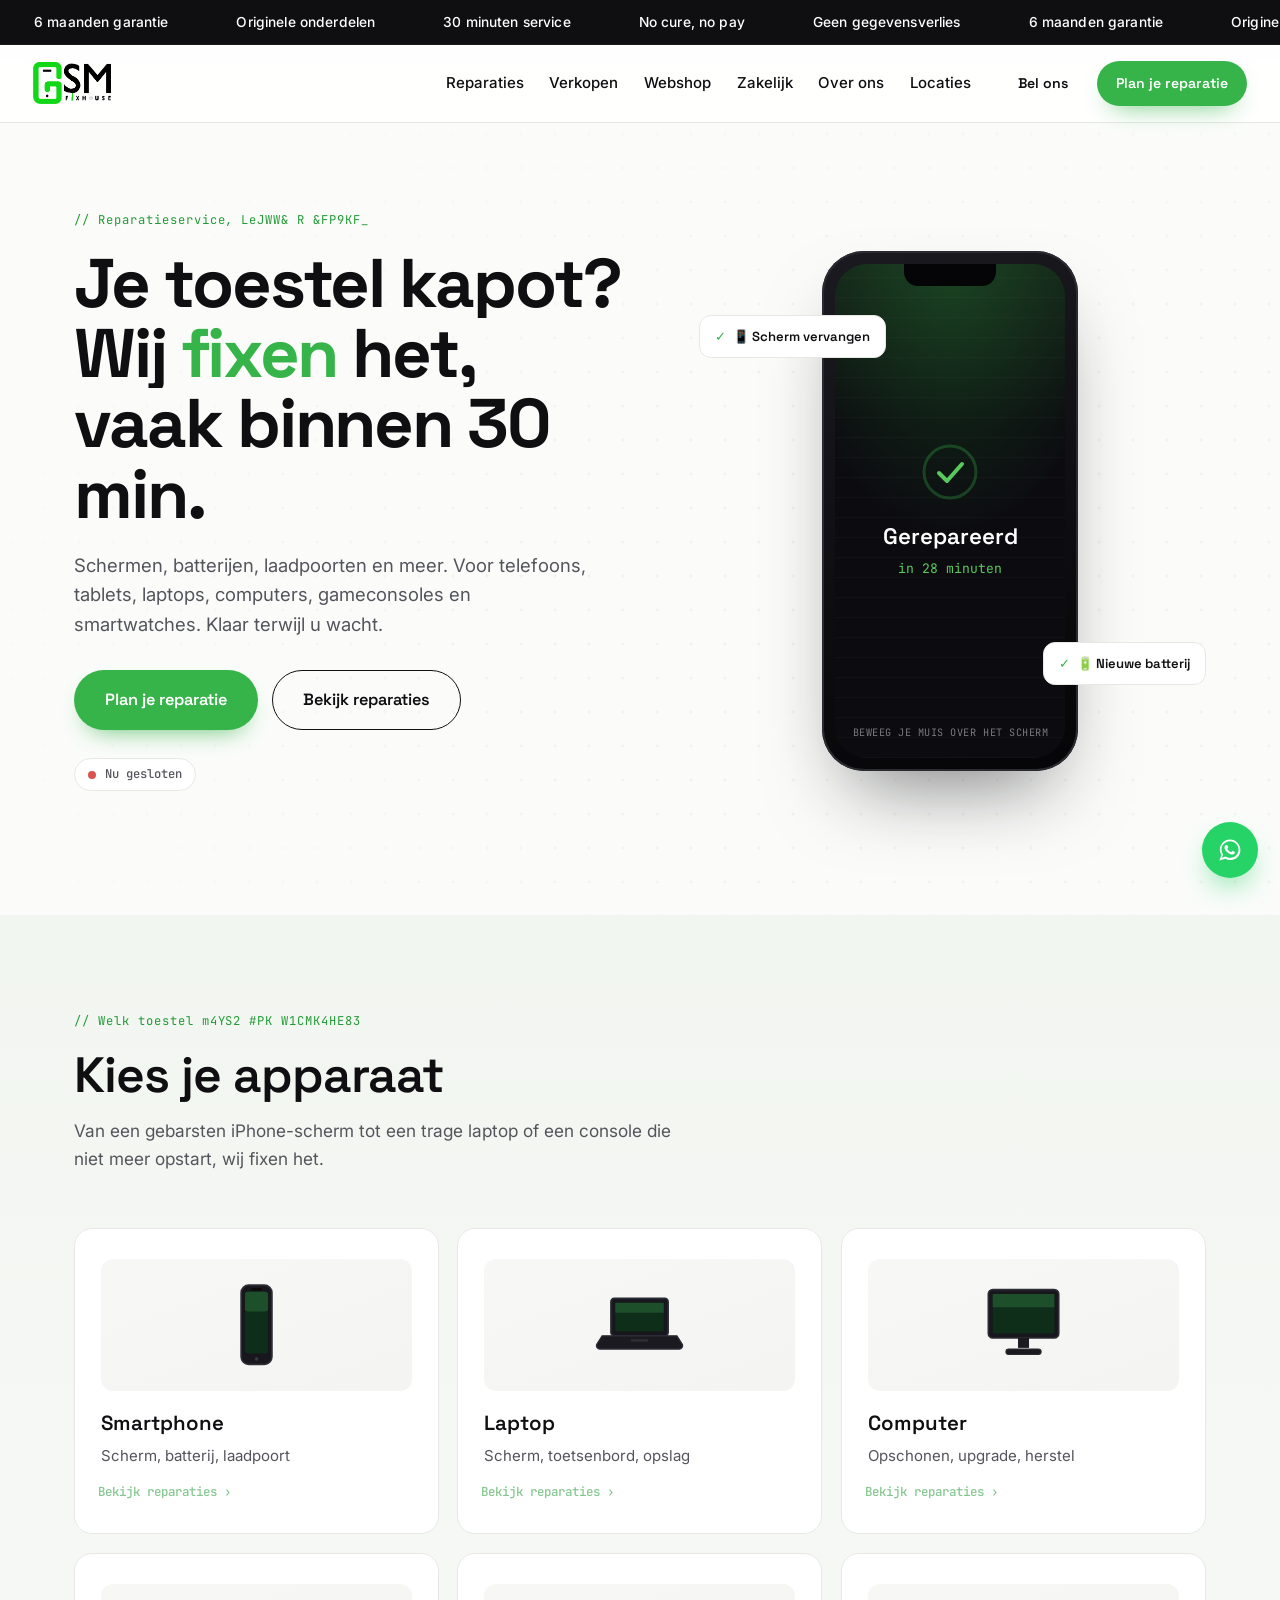
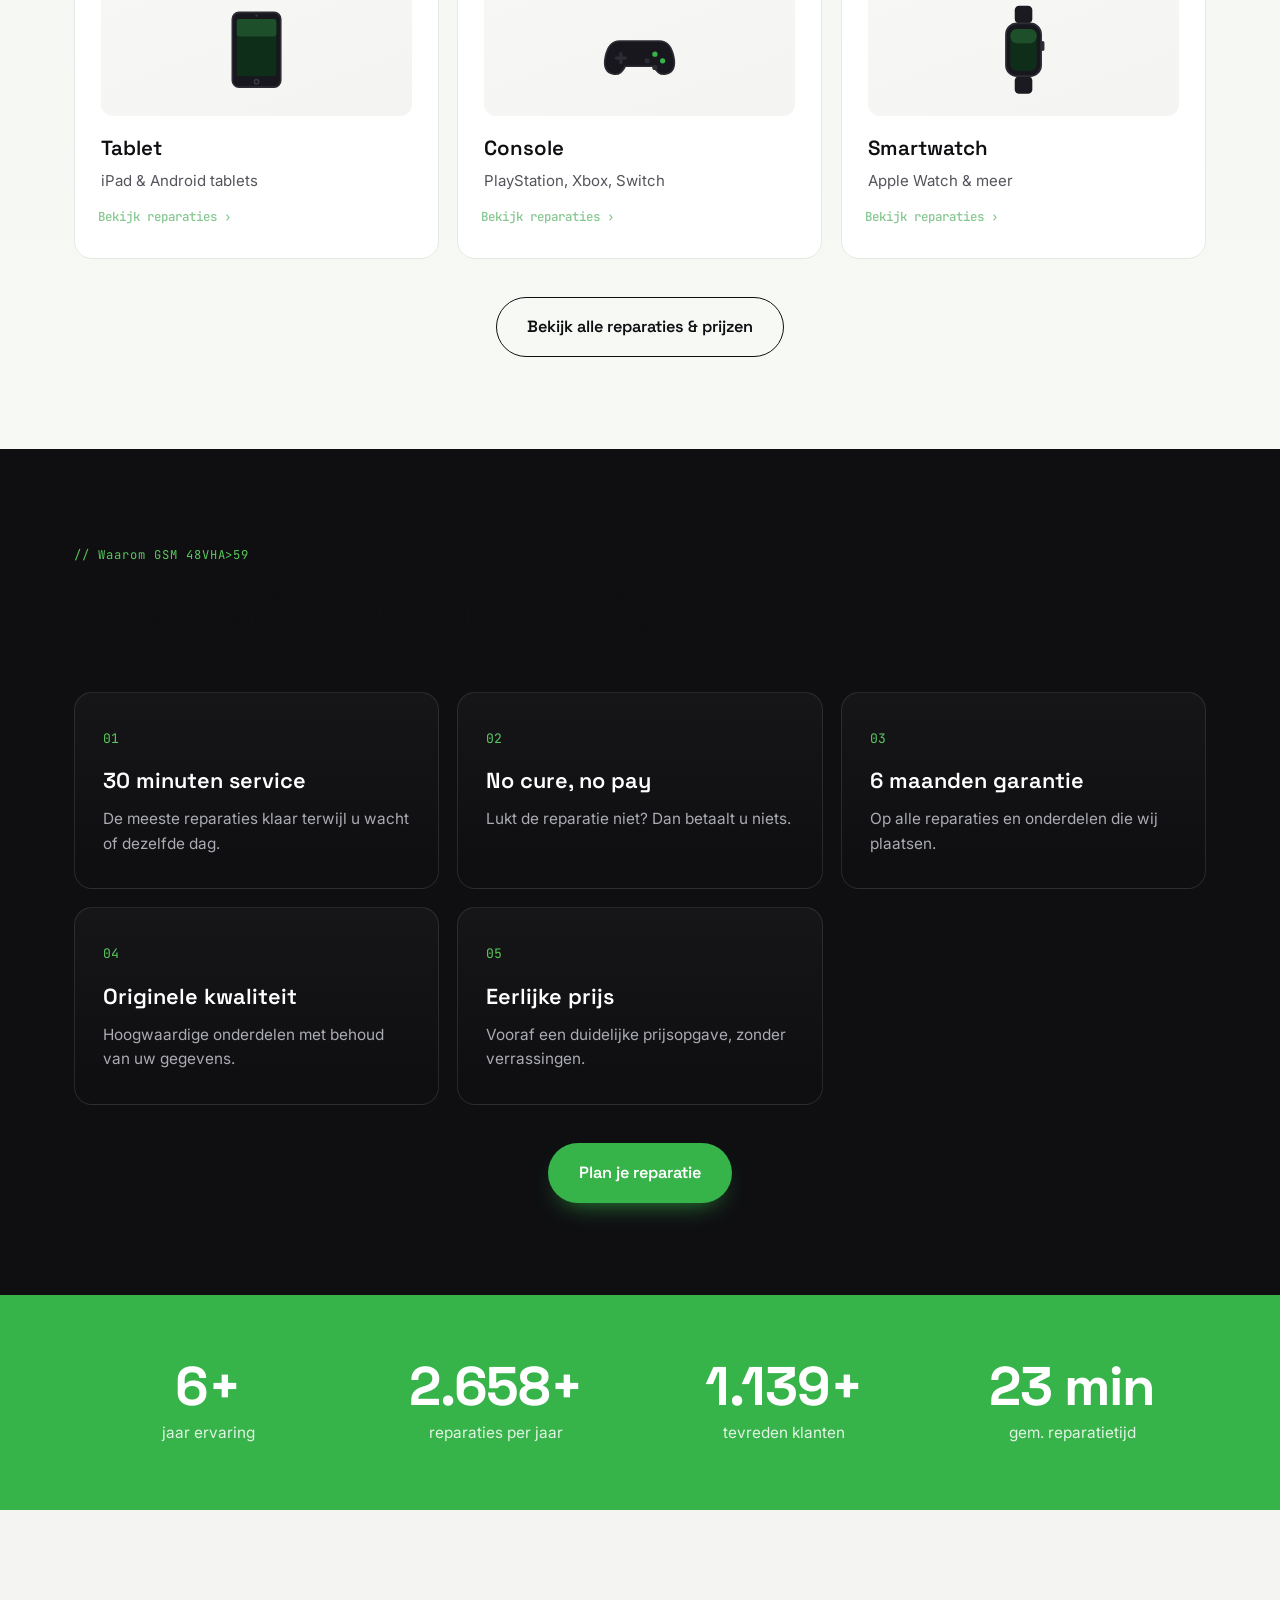
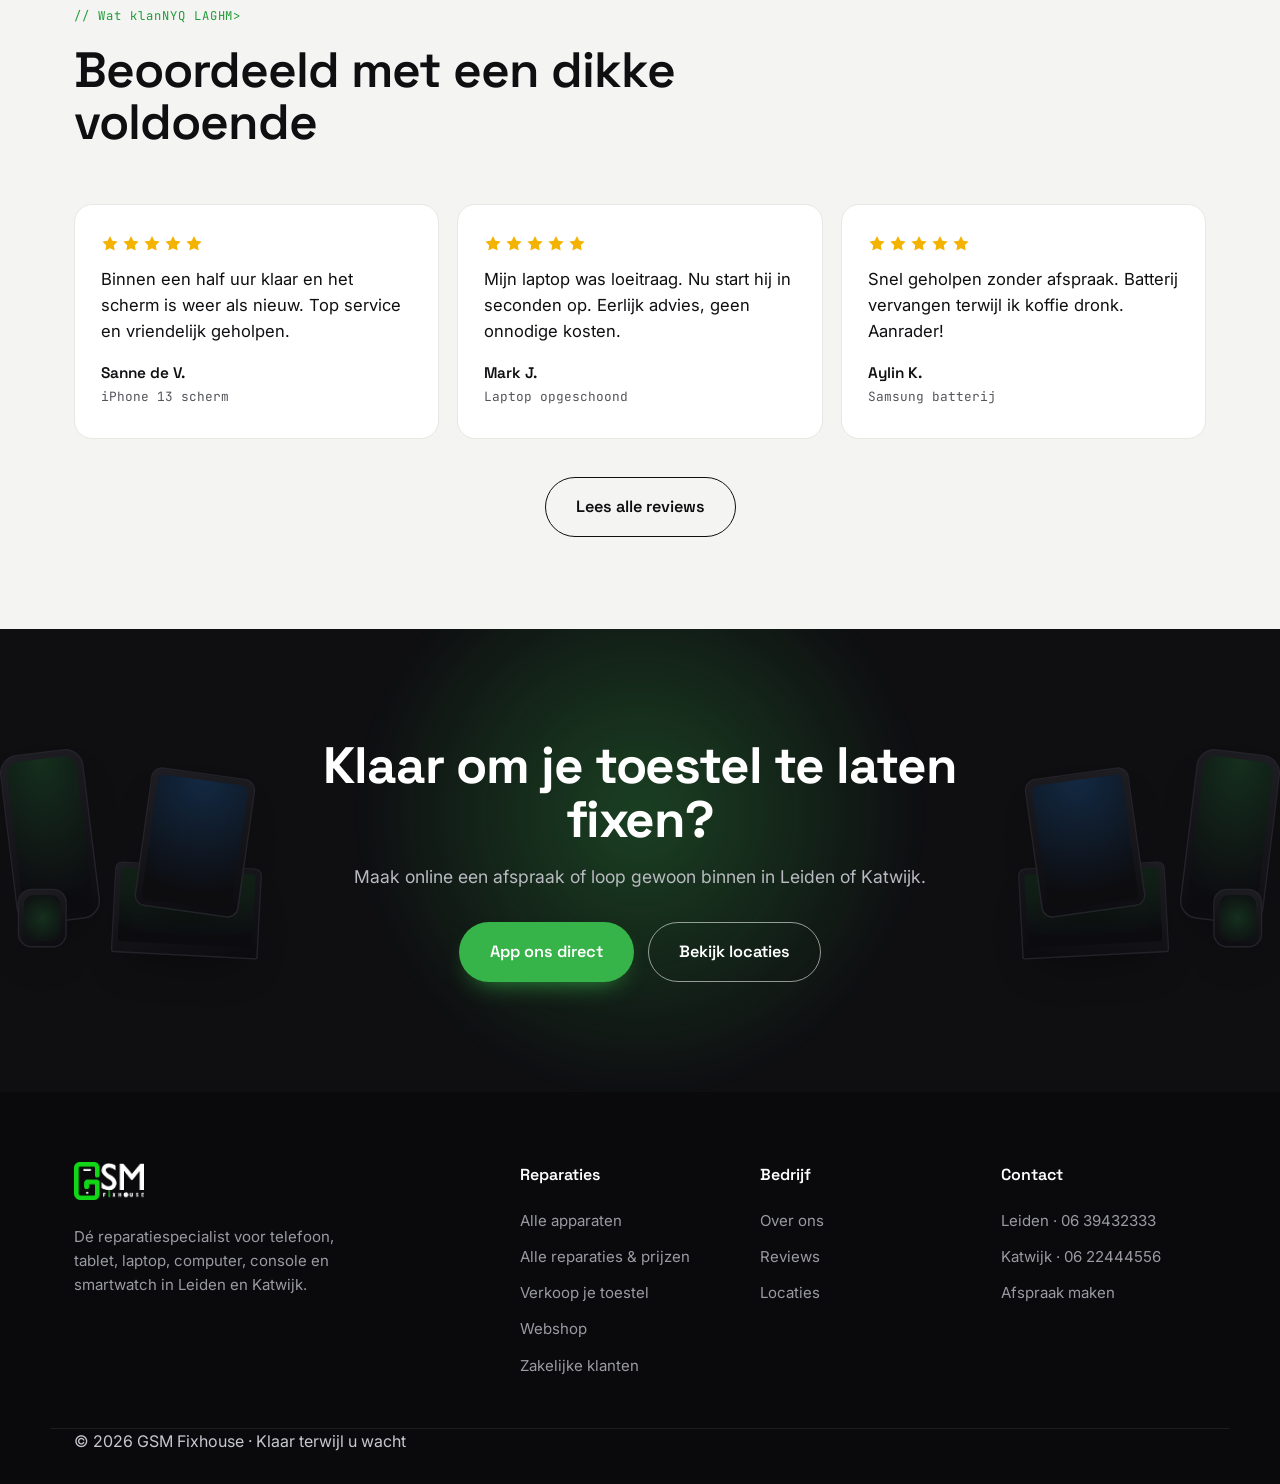
<file: index.html>
<!DOCTYPE html>
<html lang="nl">
<head>
<meta charset="UTF-8">
<meta name="viewport" content="width=device-width, initial-scale=1">
<title>GSM Fixhouse · Telefoon, tablet &amp; laptop reparatie in Leiden &amp; Katwijk</title>
<meta name="description" content="Snelle, eerlijke reparatie van telefoon, tablet, laptop, computer, console en smartwatch in Leiden en Katwijk. Klaar terwijl u wacht.">
<link rel="icon" type="image/svg+xml" href="assets/favicon.svg">
<link rel="preconnect" href="https://fonts.googleapis.com">
<link rel="preconnect" href="https://fonts.gstatic.com" crossorigin>
<link href="https://fonts.googleapis.com/css2?family=Space+Grotesk:wght@500;600;700&family=Inter:wght@400;500;600;700&family=JetBrains+Mono:wght@400;500&display=swap" rel="stylesheet">
<link rel="stylesheet" href="css/styles.css?v=17">
</head>
<body>
<div class="scroll-progress" id="scrollProgress"></div>
<div class="loader" id="loader" aria-hidden="true">
  <div class="loader__logo"><img src="assets/logo-mark.svg?v=17" alt="" width="115" height="163"></div>
  <div class="loader__bar"><span></span></div>
</div>
<div class="ticker"><div class="ticker__track"><span class="ticker__item">6 maanden garantie</span><span class="ticker__item">Originele onderdelen</span><span class="ticker__item">30 minuten service</span><span class="ticker__item">No cure, no pay</span><span class="ticker__item">Geen gegevensverlies</span><span class="ticker__item">6 maanden garantie</span><span class="ticker__item">Originele onderdelen</span><span class="ticker__item">30 minuten service</span><span class="ticker__item">No cure, no pay</span><span class="ticker__item">Geen gegevensverlies</span><span class="ticker__item">6 maanden garantie</span><span class="ticker__item">Originele onderdelen</span><span class="ticker__item">30 minuten service</span><span class="ticker__item">No cure, no pay</span><span class="ticker__item">Geen gegevensverlies</span></div></div>
<header class="header" id="header">
  <div class="header__inner">
    <a class="logo" href="index.html" aria-label="GSM Fixhouse"><img class="logo__img" src="assets/logo-full.png" alt="GSM Fixhouse" width="156" height="86"></a>
    <nav class="nav"><a class="" href="reparaties.html">Reparaties</a><a class="" href="verkopen.html">Verkopen</a><a class="" href="webshop.html">Webshop</a><a class="" href="zakelijk.html">Zakelijk</a><a class="" href="over.html">Over ons</a><a class="" href="locaties.html">Locaties</a></nav>
    <div class="header__cta">
      <a class="btn btn--ghost btn--sm" href="tel:+31639432333">Bel ons</a>
      <a class="btn btn--primary btn--sm" href="#afspraak">Plan je reparatie</a>
      <a class="header__wa" href="https://wa.me/31639432333" aria-label="WhatsApp"><svg viewBox="0 0 32 32" width="20" height="20"><path fill="#fff" d="M16 3C9 3 3.5 8.5 3.5 15.5c0 2.4.7 4.6 1.8 6.5L3 29l7.2-2.2c1.8 1 3.9 1.6 6.1 1.6 7 0 12.5-5.6 12.5-12.5S23 3 16 3zm0 22.7c-1.9 0-3.7-.5-5.2-1.4l-.4-.2-4.3 1.3 1.3-4.2-.3-.4a10.2 10.2 0 0 1-1.6-5.6C5.5 9.8 10.2 5.2 16 5.2S26.5 9.8 26.5 15.5 21.8 25.7 16 25.7zm5.8-7.6c-.3-.2-1.9-.9-2.2-1-.3-.1-.5-.2-.7.2s-.8 1-1 1.2c-.2.2-.4.2-.7.1-1.9-1-3.2-1.7-4.4-3.8-.3-.6.3-.5.9-1.7.1-.2 0-.4 0-.6s-.7-1.7-1-2.3c-.3-.6-.5-.5-.7-.5h-.6c-.2 0-.6.1-.9.4-1.2 1.2-1.5 2.6-1.1 4.2.7 2.6 2.4 4.6 5.9 6.2 3.4 1.5 3.5 1 4.2.9.7-.1 1.9-.8 2.2-1.5.3-.7.3-1.4.2-1.5-.1-.1-.3-.2-.6-.3z"/></svg></a>
    </div>
  </div>
</header>
<main>
<section class="hero">
  <div class="hero__grid" data-depth="0"></div>
  <div class="container hero__inner">
    <div class="hero__copy">
      <span class="eyebrow reveal" data-reveal data-decode>// Reparatieservice, Leiden &amp; Katwijk</span>
      <h1 class="hero__title">
        <span class="line"><span>Je toestel kapot?</span></span>
        <span class="line"><span>Wij <em>fixen</em> het,</span></span>
        <span class="line"><span>vaak binnen 30 min.</span></span>
      </h1>
      <p class="hero__lead reveal" data-reveal>Schermen, batterijen, laadpoorten en meer. Voor telefoons, tablets, laptops, computers, gameconsoles en smartwatches. Klaar terwijl u wacht.</p>
      <div class="hero__actions reveal" data-reveal>
        <a class="btn btn--primary btn--lg" href="#afspraak">Plan je reparatie</a>
        <a class="btn btn--line btn--lg" href="reparaties.html">Bekijk reparaties</a>
      </div>
      <div class="hero__status status" data-loc="leiden"></div>
    </div>
    <div class="hero__device" data-depth="14">
      <div class="phone" id="phone">
        <div class="phone__notch"></div>
        <div class="phone__screen">
          <div class="phone__wall"></div>
          <div class="phone__impact"></div>
          <svg class="cracks" viewBox="0 0 240 480" preserveAspectRatio="xMidYMid slice" aria-hidden="true">
  <g stroke="rgba(0,0,0,.55)" stroke-width="2.6" fill="none" stroke-linecap="round" stroke-linejoin="round"><path class="crack crack--dark" d="M120.0 196.0 L177.3 186.7 L245.2 160.6 L311.9 164.9"/><path class="crack crack--dark" d="M177.3 186.7 L199.3 160.1"/><path class="crack crack--dark" d="M120.0 196.0 L186.9 223.4 L233.6 247.3 L301.3 282.6"/><path class="crack crack--dark" d="M186.9 223.4 L222.6 220.6"/><path class="crack crack--dark" d="M120.0 196.0 L159.1 246.5 L211.4 290.3 L267.5 323.8"/><path class="crack crack--dark" d="M267.5 323.8 L311.5 331.9"/><path class="crack crack--dark" d="M120.0 196.0 L129.2 266.0 L144.7 340.0 L171.2 388.6 L219.3 447.1"/><path class="crack crack--dark" d="M219.3 447.1 L200.3 477.4"/><path class="crack crack--dark" d="M120.0 196.0 L97.9 253.8 L64.8 300.5 L17.8 340.6"/><path class="crack crack--dark" d="M17.8 340.6 L-18.9 346.9"/><path class="crack crack--dark" d="M120.0 196.0 L73.8 240.5 L10.4 278.0 L-43.4 307.0 L-89.7 321.8"/><path class="crack crack--dark" d="M120.0 196.0 L66.4 205.5 L4.3 232.9 L-47.2 267.0 L-79.5 311.6"/><path class="crack crack--dark" d="M120.0 196.0 L64.2 179.7 L2.7 173.3 L-56.3 173.2"/><path class="crack crack--dark" d="M2.7 173.3 L-20.3 132.3"/><path class="crack crack--dark" d="M120.0 196.0 L62.6 145.2 L18.5 118.9 L-23.9 87.7 L-84.7 62.2"/><path class="crack crack--dark" d="M-84.7 62.2 L-96.7 9.8"/><path class="crack crack--dark" d="M120.0 196.0 L106.9 137.4 L96.9 61.5 L80.6 -0.0"/><path class="crack crack--dark" d="M96.9 61.5 L68.7 44.0"/><path class="crack crack--dark" d="M120.0 196.0 L128.7 146.4 L123.2 99.0 L108.5 49.4 L77.2 -3.5"/><path class="crack crack--dark" d="M120.0 196.0 L165.2 148.0 L208.9 100.0 L241.6 63.8"/><path class="crack crack--dark" d="M120.0 196.0 L159.5 169.0 L202.0 131.8 L248.0 74.5 L299.2 64.5"/><path class="crack crack--dark" d="M177.3 186.7 L186.9 223.4 L159.1 246.5 L129.2 266.0 L97.9 253.8 L73.8 240.5 L66.4 205.5 L64.2 179.7 L62.6 145.2 L106.9 137.4 L128.7 146.4 L165.2 148.0 L159.5 169.0 Z"/><path class="crack crack--dark" d="M177.3 186.7 L186.9 223.4 L159.1 246.5 L129.2 266.0 L97.9 253.8 L73.8 240.5 L66.4 205.5 L64.2 179.7 L62.6 145.2 L106.9 137.4 L128.7 146.4 L165.2 148.0 L159.5 169.0 Z"/><path class="crack crack--dark" d="M245.2 160.6 L233.6 247.3 L211.4 290.3 L144.7 340.0 L64.8 300.5 L10.4 278.0 L4.3 232.9 L2.7 173.3 L18.5 118.9 L96.9 61.5 L123.2 99.0 L208.9 100.0 L202.0 131.8 Z"/><path class="crack crack--dark" d="M120 196 L108.0 184.1"/><path class="crack crack--dark" d="M120 196 L126.6 185.7"/><path class="crack crack--dark" d="M120 196 L111.0 183.0"/><path class="crack crack--dark" d="M120 196 L132.3 203.2"/><path class="crack crack--dark" d="M120 196 L133.2 187.6"/><path class="crack crack--dark" d="M120 196 L120.0 183.7"/><path class="crack crack--dark" d="M120 196 L126.8 210.1"/><path class="crack crack--dark" d="M120 196 L112.2 209.7"/><path class="crack crack--dark" d="M120 196 L131.2 194.0"/><path class="crack crack--dark" d="M120 196 L105.8 206.1"/></g>
  <g stroke="rgba(255,255,255,.92)" stroke-width="1.1" fill="none" stroke-linecap="round" stroke-linejoin="round"><path class="crack" d="M120.0 196.0 L177.3 186.7 L245.2 160.6 L311.9 164.9"/><path class="crack" d="M177.3 186.7 L199.3 160.1"/><path class="crack" d="M120.0 196.0 L186.9 223.4 L233.6 247.3 L301.3 282.6"/><path class="crack" d="M186.9 223.4 L222.6 220.6"/><path class="crack" d="M120.0 196.0 L159.1 246.5 L211.4 290.3 L267.5 323.8"/><path class="crack" d="M267.5 323.8 L311.5 331.9"/><path class="crack" d="M120.0 196.0 L129.2 266.0 L144.7 340.0 L171.2 388.6 L219.3 447.1"/><path class="crack" d="M219.3 447.1 L200.3 477.4"/><path class="crack" d="M120.0 196.0 L97.9 253.8 L64.8 300.5 L17.8 340.6"/><path class="crack" d="M17.8 340.6 L-18.9 346.9"/><path class="crack" d="M120.0 196.0 L73.8 240.5 L10.4 278.0 L-43.4 307.0 L-89.7 321.8"/><path class="crack" d="M120.0 196.0 L66.4 205.5 L4.3 232.9 L-47.2 267.0 L-79.5 311.6"/><path class="crack" d="M120.0 196.0 L64.2 179.7 L2.7 173.3 L-56.3 173.2"/><path class="crack" d="M2.7 173.3 L-20.3 132.3"/><path class="crack" d="M120.0 196.0 L62.6 145.2 L18.5 118.9 L-23.9 87.7 L-84.7 62.2"/><path class="crack" d="M-84.7 62.2 L-96.7 9.8"/><path class="crack" d="M120.0 196.0 L106.9 137.4 L96.9 61.5 L80.6 -0.0"/><path class="crack" d="M96.9 61.5 L68.7 44.0"/><path class="crack" d="M120.0 196.0 L128.7 146.4 L123.2 99.0 L108.5 49.4 L77.2 -3.5"/><path class="crack" d="M120.0 196.0 L165.2 148.0 L208.9 100.0 L241.6 63.8"/><path class="crack" d="M120.0 196.0 L159.5 169.0 L202.0 131.8 L248.0 74.5 L299.2 64.5"/><path class="crack" d="M177.3 186.7 L186.9 223.4 L159.1 246.5 L129.2 266.0 L97.9 253.8 L73.8 240.5 L66.4 205.5 L64.2 179.7 L62.6 145.2 L106.9 137.4 L128.7 146.4 L165.2 148.0 L159.5 169.0 Z"/><path class="crack" d="M177.3 186.7 L186.9 223.4 L159.1 246.5 L129.2 266.0 L97.9 253.8 L73.8 240.5 L66.4 205.5 L64.2 179.7 L62.6 145.2 L106.9 137.4 L128.7 146.4 L165.2 148.0 L159.5 169.0 Z"/><path class="crack" d="M245.2 160.6 L233.6 247.3 L211.4 290.3 L144.7 340.0 L64.8 300.5 L10.4 278.0 L4.3 232.9 L2.7 173.3 L18.5 118.9 L96.9 61.5 L123.2 99.0 L208.9 100.0 L202.0 131.8 Z"/><path class="crack" d="M120 196 L108.0 184.1"/><path class="crack" d="M120 196 L126.6 185.7"/><path class="crack" d="M120 196 L111.0 183.0"/><path class="crack" d="M120 196 L132.3 203.2"/><path class="crack" d="M120 196 L133.2 187.6"/><path class="crack" d="M120 196 L120.0 183.7"/><path class="crack" d="M120 196 L126.8 210.1"/><path class="crack" d="M120 196 L112.2 209.7"/><path class="crack" d="M120 196 L131.2 194.0"/><path class="crack" d="M120 196 L105.8 206.1"/></g>
</svg>
          <div class="scanline"></div>
          <div class="phone__ui">
            <div class="phone__check">
              <svg width="58" height="58" viewBox="0 0 58 58"><circle cx="29" cy="29" r="26" fill="none" stroke="#36b349" stroke-width="3" opacity=".3"/><path d="M18 30 L26 38 L41 21" fill="none" stroke="#58c95c" stroke-width="4" stroke-linecap="round" stroke-linejoin="round"/></svg>
            </div>
            <div class="phone__status">Gerepareerd</div>
            <div class="phone__time">in 28 minuten</div>
          </div>
          <div class="phone__hint">beweeg je muis over het scherm</div>
        </div>
      </div>
      <div class="device-badge device-badge--1">📱 Scherm vervangen</div>
      <div class="device-badge device-badge--2">🔋 Nieuwe batterij</div>
    </div>
  </div>
</section><section class="section section--tint" id="reparaties">
  <div class="container">
    <header class="section__head">
      <span class="eyebrow reveal" data-reveal data-decode>// Welk toestel mogen wij repareren?</span>
      <h2 class="section__title reveal" data-reveal>Kies je apparaat</h2>
      <p class="section__sub reveal" data-reveal>Van een gebarsten iPhone-scherm tot een trage laptop of een console die niet meer opstart, wij fixen het.</p>
    </header>
    <div class="cards" data-stagger><a class="device-card reveal" data-reveal data-tilt href="alle-reparaties.html?cat=Smartphone">
        <span class="dev-art"><svg viewBox="0 0 96 96" fill="none"><rect x="34" y="12" width="28" height="72" rx="7" fill="#17171d" stroke="#2c2c34" stroke-width="1.5"/><rect x="37.5" y="18" width="21" height="56" rx="3" fill="#0f2e1a"/><rect x="37.5" y="18" width="21" height="18" rx="3" fill="#1d4f2b"/><rect x="43" y="14.5" width="10" height="2.4" rx="1.2" fill="#0a0a0d"/><circle cx="48" cy="79" r="1.6" fill="#3a3a44"/></svg></span>
        <h3>Smartphone</h3><p>Scherm, batterij, laadpoort</p>
        <span class="device-card__arrow">Bekijk reparaties &rsaquo;</span></a><a class="device-card reveal" data-reveal data-tilt href="alle-reparaties.html?cat=Laptop">
        <span class="dev-art"><svg viewBox="0 0 96 96" fill="none"><rect x="22" y="24" width="52" height="34" rx="3" fill="#17171d" stroke="#2c2c34" stroke-width="1.5"/><rect x="26" y="28" width="44" height="26" rx="1.5" fill="#0f2e1a"/><rect x="26" y="28" width="44" height="9" fill="#1d4f2b"/><path d="M14 58 h68 l5 8 a3 3 0 0 1 -3 4 H12 a3 3 0 0 1 -3 -4 z" fill="#1a1a20" stroke="#2c2c34" stroke-width="1.2"/><rect x="40" y="61" width="16" height="2.4" rx="1.2" fill="#2c2c34"/></svg></span>
        <h3>Laptop</h3><p>Scherm, toetsenbord, opslag</p>
        <span class="device-card__arrow">Bekijk reparaties &rsaquo;</span></a><a class="device-card reveal" data-reveal data-tilt href="alle-reparaties.html?cat=Computer">
        <span class="dev-art"><svg viewBox="0 0 96 96" fill="none"><rect x="16" y="16" width="64" height="44" rx="4" fill="#17171d" stroke="#2c2c34" stroke-width="1.5"/><rect x="20" y="20" width="56" height="36" rx="2" fill="#0f2e1a"/><rect x="20" y="20" width="56" height="12" fill="#1d4f2b"/><rect x="43" y="60" width="10" height="9" fill="#1a1a20"/><rect x="32" y="70" width="32" height="5" rx="2.5" fill="#1a1a20" stroke="#2c2c34" stroke-width="1"/></svg></span>
        <h3>Computer</h3><p>Opschonen, upgrade, herstel</p>
        <span class="device-card__arrow">Bekijk reparaties &rsaquo;</span></a><a class="device-card reveal" data-reveal data-tilt href="alle-reparaties.html?cat=Tablet">
        <span class="dev-art"><svg viewBox="0 0 96 96" fill="none"><rect x="26" y="14" width="44" height="68" rx="6" fill="#17171d" stroke="#2c2c34" stroke-width="1.5"/><rect x="30" y="20" width="36" height="52" rx="2.5" fill="#0f2e1a"/><rect x="30" y="20" width="36" height="16" rx="2.5" fill="#1d4f2b"/><circle cx="48" cy="17" r="1" fill="#3a3a44"/><circle cx="48" cy="77" r="2" fill="none" stroke="#3a3a44" stroke-width="1.2"/></svg></span>
        <h3>Tablet</h3><p>iPad &amp; Android tablets</p>
        <span class="device-card__arrow">Bekijk reparaties &rsaquo;</span></a><a class="device-card reveal" data-reveal data-tilt href="alle-reparaties.html?cat=Console">
        <span class="dev-art"><svg viewBox="0 0 96 96" fill="none"><path d="M30 40 q-10 0 -13 14 q-3 14 7 16 q7 1.5 11 -7 h26 q4 8.5 11 7 q10 -2 7 -16 q-3 -14 -13 -14 z" fill="#17171d" stroke="#2c2c34" stroke-width="1.5"/><rect x="29.5" y="50" width="3" height="11" rx="1.5" fill="#2c2c34"/><rect x="25.5" y="54" width="11" height="3" rx="1.5" fill="#2c2c34"/><circle cx="62" cy="52" r="2.4" fill="#36b349"/><circle cx="69" cy="58" r="2.4" fill="#36b349"/><circle cx="55" cy="58" r="2.4" fill="#2c2c34"/><circle cx="62" cy="64" r="2.4" fill="#2c2c34"/></svg></span>
        <h3>Console</h3><p>PlayStation, Xbox, Switch</p>
        <span class="device-card__arrow">Bekijk reparaties &rsaquo;</span></a><a class="device-card reveal" data-reveal data-tilt href="alle-reparaties.html?cat=Smartwatch">
        <span class="dev-art"><svg viewBox="0 0 96 96" fill="none"><rect x="40" y="8" width="16" height="16" rx="4" fill="#1a1a20"/><rect x="40" y="72" width="16" height="16" rx="4" fill="#1a1a20"/><rect x="32" y="24" width="32" height="48" rx="10" fill="#17171d" stroke="#2c2c34" stroke-width="1.5"/><rect x="36" y="29" width="24" height="38" rx="6" fill="#0f2e1a"/><rect x="36" y="29" width="24" height="13" rx="6" fill="#1d4f2b"/><rect x="64" y="40" width="3" height="9" rx="1.5" fill="#2c2c34"/></svg></span>
        <h3>Smartwatch</h3><p>Apple Watch &amp; meer</p>
        <span class="device-card__arrow">Bekijk reparaties &rsaquo;</span></a></div>
    <div class="section__cta reveal" data-reveal><a class="btn btn--line btn--lg" href="alle-reparaties.html">Bekijk alle reparaties &amp; prijzen</a></div>
  </div>
</section><section class="section section--dark">
  <div class="container">
    <header class="section__head">
      <span class="eyebrow eyebrow--light reveal" data-reveal data-decode>// Waarom GSM Fixhouse</span>
      <h2 class="section__title reveal" data-reveal>Snel, eerlijk en vakkundig</h2>
    </header>
    <div class="usp-grid" data-stagger><div class="usp reveal" data-reveal>
        <span class="usp__num">01</span><h3>30 minuten service</h3><p>De meeste reparaties klaar terwijl u wacht of dezelfde dag.</p></div><div class="usp reveal" data-reveal>
        <span class="usp__num">02</span><h3>No cure, no pay</h3><p>Lukt de reparatie niet? Dan betaalt u niets.</p></div><div class="usp reveal" data-reveal>
        <span class="usp__num">03</span><h3>6 maanden garantie</h3><p>Op alle reparaties en onderdelen die wij plaatsen.</p></div><div class="usp reveal" data-reveal>
        <span class="usp__num">04</span><h3>Originele kwaliteit</h3><p>Hoogwaardige onderdelen met behoud van uw gegevens.</p></div><div class="usp reveal" data-reveal>
        <span class="usp__num">05</span><h3>Eerlijke prijs</h3><p>Vooraf een duidelijke prijsopgave, zonder verrassingen.</p></div></div>
    <div class="section__cta reveal" data-reveal><a class="btn btn--primary btn--lg" href="#afspraak">Plan je reparatie</a></div>
  </div>
</section><section class="stats"><div class="container stats__inner"><div class="stat reveal" data-reveal>
        <div class="stat__num"><span data-count="8" data-suffix="+">0</span></div>
        <div class="stat__label">jaar ervaring</div></div><div class="stat reveal" data-reveal>
        <div class="stat__num"><span data-count="3500" data-suffix="+">0</span></div>
        <div class="stat__label">reparaties per jaar</div></div><div class="stat reveal" data-reveal>
        <div class="stat__num"><span data-count="1500" data-suffix="+">0</span></div>
        <div class="stat__label">tevreden klanten</div></div><div class="stat reveal" data-reveal>
        <div class="stat__num"><span data-count="30" data-suffix=" min">0</span></div>
        <div class="stat__label">gem. reparatietijd</div></div></div></section><section class="section section--mist" id="reviews">
  <div class="container">
    <header class="section__head">
      <span class="eyebrow reveal" data-reveal data-decode>// Wat klanten zeggen</span>
      <h2 class="section__title reveal" data-reveal>Beoordeeld met een dikke voldoende</h2>
    </header>
    <div class="reviews" data-stagger><figure class="review reveal" data-reveal>
        <div class="review__stars"><svg viewBox="0 0 20 20" class="star"><path d="M10 1l2.6 5.3 5.9.9-4.3 4.1 1 5.8L10 14.8 4.8 17.1l1-5.8L1.5 7.2l5.9-.9z"/></svg><svg viewBox="0 0 20 20" class="star"><path d="M10 1l2.6 5.3 5.9.9-4.3 4.1 1 5.8L10 14.8 4.8 17.1l1-5.8L1.5 7.2l5.9-.9z"/></svg><svg viewBox="0 0 20 20" class="star"><path d="M10 1l2.6 5.3 5.9.9-4.3 4.1 1 5.8L10 14.8 4.8 17.1l1-5.8L1.5 7.2l5.9-.9z"/></svg><svg viewBox="0 0 20 20" class="star"><path d="M10 1l2.6 5.3 5.9.9-4.3 4.1 1 5.8L10 14.8 4.8 17.1l1-5.8L1.5 7.2l5.9-.9z"/></svg><svg viewBox="0 0 20 20" class="star"><path d="M10 1l2.6 5.3 5.9.9-4.3 4.1 1 5.8L10 14.8 4.8 17.1l1-5.8L1.5 7.2l5.9-.9z"/></svg></div>
        <blockquote>Binnen een half uur klaar en het scherm is weer als nieuw. Top service en vriendelijk geholpen.</blockquote>
        <figcaption><strong>Sanne de V.</strong><span>iPhone 13 scherm</span></figcaption></figure><figure class="review reveal" data-reveal>
        <div class="review__stars"><svg viewBox="0 0 20 20" class="star"><path d="M10 1l2.6 5.3 5.9.9-4.3 4.1 1 5.8L10 14.8 4.8 17.1l1-5.8L1.5 7.2l5.9-.9z"/></svg><svg viewBox="0 0 20 20" class="star"><path d="M10 1l2.6 5.3 5.9.9-4.3 4.1 1 5.8L10 14.8 4.8 17.1l1-5.8L1.5 7.2l5.9-.9z"/></svg><svg viewBox="0 0 20 20" class="star"><path d="M10 1l2.6 5.3 5.9.9-4.3 4.1 1 5.8L10 14.8 4.8 17.1l1-5.8L1.5 7.2l5.9-.9z"/></svg><svg viewBox="0 0 20 20" class="star"><path d="M10 1l2.6 5.3 5.9.9-4.3 4.1 1 5.8L10 14.8 4.8 17.1l1-5.8L1.5 7.2l5.9-.9z"/></svg><svg viewBox="0 0 20 20" class="star"><path d="M10 1l2.6 5.3 5.9.9-4.3 4.1 1 5.8L10 14.8 4.8 17.1l1-5.8L1.5 7.2l5.9-.9z"/></svg></div>
        <blockquote>Mijn laptop was loeitraag. Nu start hij in seconden op. Eerlijk advies, geen onnodige kosten.</blockquote>
        <figcaption><strong>Mark J.</strong><span>Laptop opgeschoond</span></figcaption></figure><figure class="review reveal" data-reveal>
        <div class="review__stars"><svg viewBox="0 0 20 20" class="star"><path d="M10 1l2.6 5.3 5.9.9-4.3 4.1 1 5.8L10 14.8 4.8 17.1l1-5.8L1.5 7.2l5.9-.9z"/></svg><svg viewBox="0 0 20 20" class="star"><path d="M10 1l2.6 5.3 5.9.9-4.3 4.1 1 5.8L10 14.8 4.8 17.1l1-5.8L1.5 7.2l5.9-.9z"/></svg><svg viewBox="0 0 20 20" class="star"><path d="M10 1l2.6 5.3 5.9.9-4.3 4.1 1 5.8L10 14.8 4.8 17.1l1-5.8L1.5 7.2l5.9-.9z"/></svg><svg viewBox="0 0 20 20" class="star"><path d="M10 1l2.6 5.3 5.9.9-4.3 4.1 1 5.8L10 14.8 4.8 17.1l1-5.8L1.5 7.2l5.9-.9z"/></svg><svg viewBox="0 0 20 20" class="star"><path d="M10 1l2.6 5.3 5.9.9-4.3 4.1 1 5.8L10 14.8 4.8 17.1l1-5.8L1.5 7.2l5.9-.9z"/></svg></div>
        <blockquote>Snel geholpen zonder afspraak. Batterij vervangen terwijl ik koffie dronk. Aanrader!</blockquote>
        <figcaption><strong>Aylin K.</strong><span>Samsung batterij</span></figcaption></figure></div>
    <div class="section__cta reveal" data-reveal><a class="btn btn--line btn--lg" href="over.html#reviews">Lees alle reviews</a></div>
  </div>
</section>
<section class="cta-band" id="afspraak">
  <div class="cta-band__glow"></div>
  <div class="dev-cluster dev-cluster--a dev-cluster--cta dev-cluster--cta-l" aria-hidden="true">
    <div class="ti-dev ti-laptop"></div>
    <div class="ti-dev ti-tablet"></div>
    <div class="ti-dev ti-phone"></div>
    <div class="ti-dev ti-watch"></div>
  </div>
  <div class="dev-cluster dev-cluster--a dev-cluster--cta dev-cluster--cta-r" aria-hidden="true">
    <div class="ti-dev ti-laptop"></div>
    <div class="ti-dev ti-tablet"></div>
    <div class="ti-dev ti-phone"></div>
    <div class="ti-dev ti-watch"></div>
  </div>
  <div class="container cta-band__inner">
    <div>
      <h2 class="reveal" data-reveal>Klaar om je toestel te laten fixen?</h2>
      <p class="reveal" data-reveal>Maak online een afspraak of loop gewoon binnen in Leiden of Katwijk.</p>
    </div>
    <div class="cta-band__actions reveal" data-reveal>
      <a class="btn btn--primary btn--lg" href="https://wa.me/31639432333">App ons direct</a>
      <a class="btn btn--line-light btn--lg" href="locaties.html">Bekijk locaties</a>
    </div>
  </div>
</section>
</main>
<footer class="footer">
  <div class="container footer__inner">
    <div class="footer__brand">
      <a class="logo logo--light" href="index.html"><img class="logo__img logo__img--footer" src="assets/logo-full-light.png" alt="GSM Fixhouse" width="156" height="86"></a>
      <p>Dé reparatiespecialist voor telefoon, tablet, laptop, computer, console en smartwatch in Leiden en Katwijk.</p>
    </div>
    <div class="footer__col">
      <h4>Reparaties</h4>
      <a href="reparaties.html">Alle apparaten</a>
      <a href="alle-reparaties.html">Alle reparaties &amp; prijzen</a>
      <a href="verkopen.html">Verkoop je toestel</a>
      <a href="webshop.html">Webshop</a>
      <a href="zakelijk.html">Zakelijke klanten</a>
    </div>
    <div class="footer__col">
      <h4>Bedrijf</h4>
      <a href="over.html">Over ons</a>
      <a href="over.html#reviews">Reviews</a>
      <a href="locaties.html">Locaties</a>
    </div>
    <div class="footer__col">
      <h4>Contact</h4>
      <a href="https://wa.me/31639432333">Leiden · 06 39432333</a>
      <a href="https://wa.me/31622444556">Katwijk · 06 22444556</a>
      <a href="#afspraak">Afspraak maken</a>
    </div>
  </div>
  <div class="footer__bar"><div class="container">© 2026 GSM Fixhouse · Klaar terwijl u wacht</div></div>
</footer>
<nav class="bottom-nav" aria-label="Mobiele navigatie"><a class="bottom-nav__item is-active" href="index.html"><svg viewBox="0 0 24 24"><path d="M3 11.5 12 4l9 7.5"/><path d="M5 10v10h14V10"/></svg><span>Home</span></a><a class="bottom-nav__item" href="reparaties.html"><svg viewBox="0 0 24 24"><path d="M14.7 6.3a4 4 0 0 0-5.4 5.4L3 18v3h3l6.3-6.3a4 4 0 0 0 5.4-5.4l-2.3 2.3-2-2 2.3-2.3z"/></svg><span>Reparatie</span></a><a class="bottom-nav__item" href="verkopen.html"><svg viewBox="0 0 24 24"><path d="M20 12V7l-7-4-7 4v5c0 5 3 7 7 9 4-2 7-4 7-9z" opacity="0"/><path d="M3 11l9-7 9 7-1 8a2 2 0 0 1-2 2H6a2 2 0 0 1-2-2z" opacity="0"/><circle cx="9" cy="9" r="1.4"/><path d="M3.5 12.5 11 5h6.5a2 2 0 0 1 2 2V13.5L12 21z"/></svg><span>Verkopen</span></a><a class="bottom-nav__item" href="webshop.html"><svg viewBox="0 0 24 24"><path d="M6 8h12l-1 11a2 2 0 0 1-2 2H9a2 2 0 0 1-2-2L6 8z"/><path d="M9 8a3 3 0 0 1 6 0"/></svg><span>Webshop</span></a><a class="bottom-nav__item" href="locaties.html"><svg viewBox="0 0 24 24"><path d="M12 21s7-6.2 7-11a7 7 0 1 0-14 0c0 4.8 7 11 7 11z"/><circle cx="12" cy="10" r="2.4"/></svg><span>Locaties</span></a></nav>
<a class="wa-fab" href="https://wa.me/31639432333" aria-label="WhatsApp"><svg viewBox="0 0 32 32" width="26" height="26"><path fill="#fff" d="M16 3C9 3 3.5 8.5 3.5 15.5c0 2.4.7 4.6 1.8 6.5L3 29l7.2-2.2c1.8 1 3.9 1.6 6.1 1.6 7 0 12.5-5.6 12.5-12.5S23 3 16 3zm0 22.7c-1.9 0-3.7-.5-5.2-1.4l-.4-.2-4.3 1.3 1.3-4.2-.3-.4a10.2 10.2 0 0 1-1.6-5.6C5.5 9.8 10.2 5.2 16 5.2S26.5 9.8 26.5 15.5 21.8 25.7 16 25.7zm5.8-7.6c-.3-.2-1.9-.9-2.2-1-.3-.1-.5-.2-.7.2s-.8 1-1 1.2c-.2.2-.4.2-.7.1-1.9-1-3.2-1.7-4.4-3.8-.3-.6.3-.5.9-1.7.1-.2 0-.4 0-.6s-.7-1.7-1-2.3c-.3-.6-.5-.5-.7-.5h-.6c-.2 0-.6.1-.9.4-1.2 1.2-1.5 2.6-1.1 4.2.7 2.6 2.4 4.6 5.9 6.2 3.4 1.5 3.5 1 4.2.9.7-.1 1.9-.8 2.2-1.5.3-.7.3-1.4.2-1.5-.1-.1-.3-.2-.6-.3z"/></svg></a>
<script src="js/main.js?v=17" defer></script>
</body>
</html>
</file>
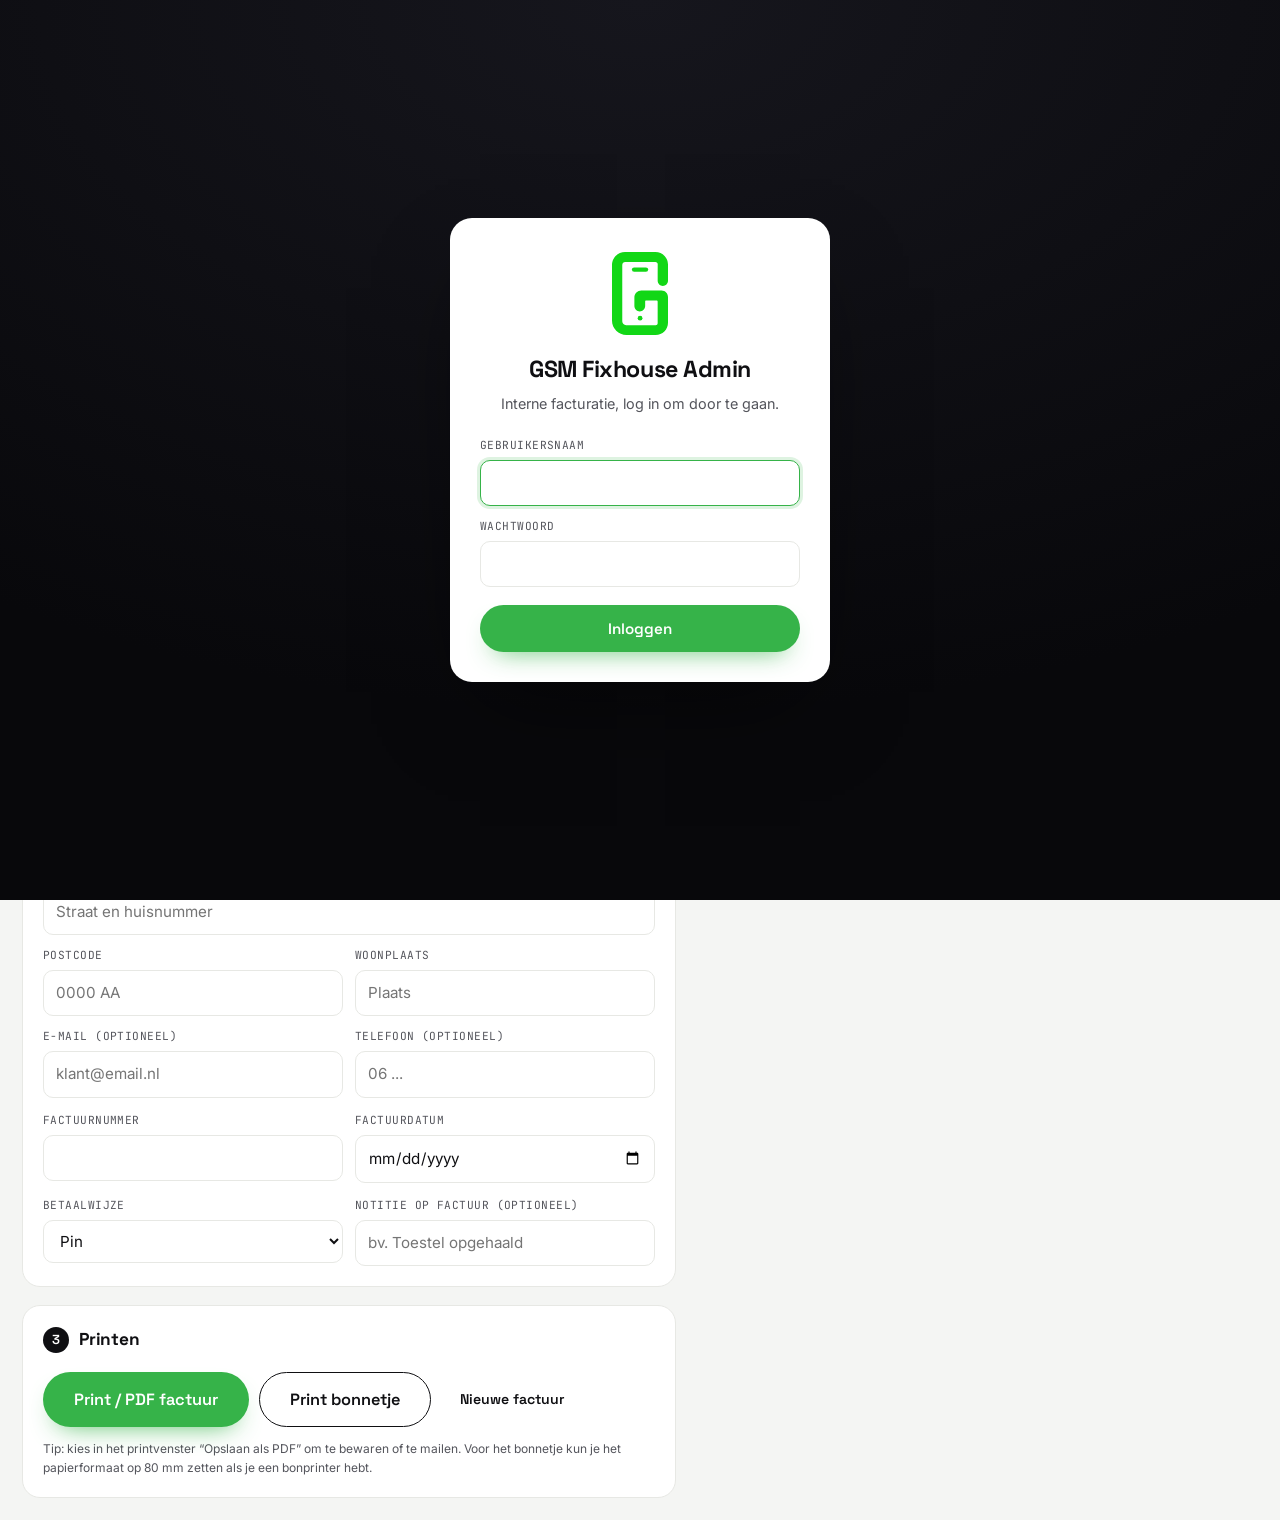
<file: admin/index.html>
<!DOCTYPE html>
<html lang="nl">
<head>
<meta charset="UTF-8">
<meta name="viewport" content="width=device-width, initial-scale=1">
<meta name="robots" content="noindex, nofollow">
<title>Admin · Facturatie · GSM Fixhouse</title>
<link rel="icon" type="image/svg+xml" href="../assets/favicon.svg">
<link rel="preconnect" href="https://fonts.googleapis.com">
<link rel="preconnect" href="https://fonts.gstatic.com" crossorigin>
<link href="https://fonts.googleapis.com/css2?family=Space+Grotesk:wght@500;600;700&family=Inter:wght@400;500;600;700&family=JetBrains+Mono:wght@400;500&display=swap" rel="stylesheet">
<link rel="stylesheet" href="../css/styles.css?v=17">
<link rel="stylesheet" href="../css/admin.css?v=17">
</head>
<body class="admin-body">

<!-- ===================== LOGIN ===================== -->
<div class="a-login" id="aLogin">
  <form class="a-login__card" id="aLoginForm" autocomplete="off">
    <img class="a-login__mark" src="../assets/logo-mark.svg" alt="">
    <h1>GSM Fixhouse Admin</h1>
    <p>Interne facturatie, log in om door te gaan.</p>
    <div class="a-login__err" id="aLoginErr">Onjuiste gebruikersnaam of wachtwoord.</div>
    <div class="a-field" style="text-align:left;margin-bottom:12px">
      <label for="aUser">Gebruikersnaam</label>
      <input id="aUser" type="text" autocomplete="username">
    </div>
    <div class="a-field" style="text-align:left;margin-bottom:18px">
      <label for="aPass">Wachtwoord</label>
      <input id="aPass" type="password" autocomplete="current-password">
    </div>
    <button class="btn btn--primary btn--full" type="submit">Inloggen</button>
  </form>
</div>

<!-- ===================== TOPBAR ===================== -->
<div class="a-bar">
  <div class="a-bar__brand">
    <img src="../assets/logo-full.png" alt="GSM Fixhouse">
    <span class="a-badge">Facturatie</span>
  </div>
  <div class="a-bar__right">
    <a class="btn btn--ghost btn--sm" href="../index.html">&larr; Website</a>
    <button class="btn btn--line btn--sm" type="button" id="aLogout">Uitloggen</button>
  </div>
</div>

<!-- ===================== WORKSPACE ===================== -->
<main>
<div class="a-wrap">

  <!-- LEFT: builder -->
  <div class="a-col">

    <!-- Vestiging: bovenaan, bepaalt adres + contact op de factuur -->
    <div class="a-card a-vest">
      <div class="a-vest__label">Vestiging op de factuur</div>
      <div class="a-vest__seg" id="aVestSeg" role="tablist">
        <button class="a-vest__btn" type="button" data-vest="Leiden" role="tab">Leiden</button>
        <button class="a-vest__btn" type="button" data-vest="Katwijk" role="tab">Katwijk</button>
      </div>
      <select id="mVestiging" class="a-vest__select" hidden><option>Leiden</option><option>Katwijk</option></select>
    </div>

    <!-- Step 1: zoek toestel + dienst -->
    <div class="a-card">
      <div class="a-step"><span class="a-step__n">1</span><h2>Zoek toestel &amp; dienst</h2><p>Kies een toestel en voeg de reparatie toe</p></div>
      <div class="a-search"><svg viewBox="0 0 24 24"><circle cx="11" cy="11" r="7"/><line x1="21" y1="21" x2="16.5" y2="16.5"/></svg><input id="aSearch" type="text" placeholder="Zoek op model, bv. iPhone 13 of Samsung S Serie"></div>
      <div class="a-chips" id="aChips"></div>
      <div class="a-devgrid" id="aDevGrid"></div>
      <div class="a-custom" style="margin-top:16px">
        <div class="a-field" style="margin-bottom:8px"><label>Staat het toestel er niet bij? Voeg handmatig toe</label></div>
        <div class="a-custom__row" style="grid-template-columns:1fr 150px auto">
          <div class="a-field"><label for="aManualName">Toestel</label><input id="aManualName" type="text" placeholder="bv. Fairphone 5"></div>
          <div class="a-field"><label for="aManualCat">Categorie</label><select id="aManualCat"><option value="Smartphone">Smartphone</option><option value="Tablet">Tablet</option><option value="Laptop">Laptop</option><option value="Computer">Computer</option><option value="Console">Console</option><option value="Smartwatch">Smartwatch</option></select></div>
          <button class="a-add" type="button" id="aManual">Toevoegen</button>
        </div>
      </div>
    </div>

    <!-- Selection / cart -->
    <div class="a-card">
      <div class="a-step"><span class="a-step__n">&#9776;</span><h2>Reparaties op deze factuur</h2></div>
      <div class="a-cart" id="aCart"></div>
      <button class="a-add" type="button" id="aLosse" style="margin-top:14px">+ Losse regel of korting</button>
      <div class="a-totals" id="aTotals"></div>
    </div>

    <!-- Step 2: NAW + factuurgegevens -->
    <div class="a-card">
      <div class="a-step"><span class="a-step__n">2</span><h2>Klantgegevens &amp; factuur</h2></div>
      <form id="aForm" autocomplete="off">
        <div class="a-grid2">
          <div class="a-field a-span2"><label for="cNaam">Naam klant</label><input id="cNaam" type="text" placeholder="Voor- en achternaam" ></div>
          <div class="a-field a-span2"><label for="cStraat">Adres</label><input id="cStraat" type="text" placeholder="Straat en huisnummer" ></div>
          <div class="a-field"><label for="cPostcode">Postcode</label><input id="cPostcode" type="text" placeholder="0000 AA" ></div>
          <div class="a-field"><label for="cPlaats">Woonplaats</label><input id="cPlaats" type="text" placeholder="Plaats" ></div>
          <div class="a-field"><label for="cEmail">E-mail (optioneel)</label><input id="cEmail" type="email" placeholder="klant@email.nl" ></div>
          <div class="a-field"><label for="cTel">Telefoon (optioneel)</label><input id="cTel" type="tel" placeholder="06 ..." ></div>
        </div>
        <div class="a-grid2" style="margin-top:14px">
          <div class="a-field"><label for="mNummer">Factuurnummer</label><input id="mNummer" type="text" placeholder="" ></div>
          <div class="a-field"><label for="mDatum">Factuurdatum</label><input id="mDatum" type="date" placeholder="" ></div>
        </div>
        <div class="a-grid2" style="margin-top:14px">
          <div class="a-field"><label for="mBetaal">Betaalwijze</label><select id="mBetaal"><option>Pin</option><option>Contant</option><option>Op rekening</option></select></div>
          <div class="a-field"><label for="mNotitie">Notitie op factuur (optioneel)</label><input id="mNotitie" type="text" placeholder="bv. Toestel opgehaald"></div>
        </div>
      </form>
    </div>

    <!-- Step 3: printen -->
    <div class="a-card">
      <div class="a-step"><span class="a-step__n">3</span><h2>Printen</h2></div>
      <div class="a-actions">
        <button class="btn btn--primary btn--lg" type="button" id="aPrintFac">Print / PDF factuur</button>
        <button class="btn btn--line btn--lg" type="button" id="aPrintBon">Print bonnetje</button>
        <button class="btn btn--ghost btn--sm" type="button" id="aReset">Nieuwe factuur</button>
      </div>
      <p class="fac__note" style="margin-top:12px">Tip: kies in het printvenster &ldquo;Opslaan als PDF&rdquo; om te bewaren of te mailen. Voor het bonnetje kun je het papierformaat op 80&nbsp;mm zetten als je een bonprinter hebt.</p>
    </div>

  </div>

  <!-- RIGHT: live preview -->
  <div class="a-preview">
    <div class="a-tabs" id="aPreviewTabs">
      <button class="a-tab is-on" type="button" data-tab="factuur">Factuur</button>
      <button class="a-tab" type="button" data-tab="bon">Bonnetje</button>
    </div>
    <div class="a-stage" id="aStage"></div>
  </div>

</div>
</main>

<!-- service picker -->
<div class="a-modal" id="aModal"><div class="a-modal__panel" id="aModalBody"></div></div>

<!-- print target -->
<div id="printRoot" aria-hidden="true"></div>

<script src="../js/catalog.js?v=17" defer></script>
<script src="../js/admin.js?v=17" defer></script>
</body>
</html>
</file>
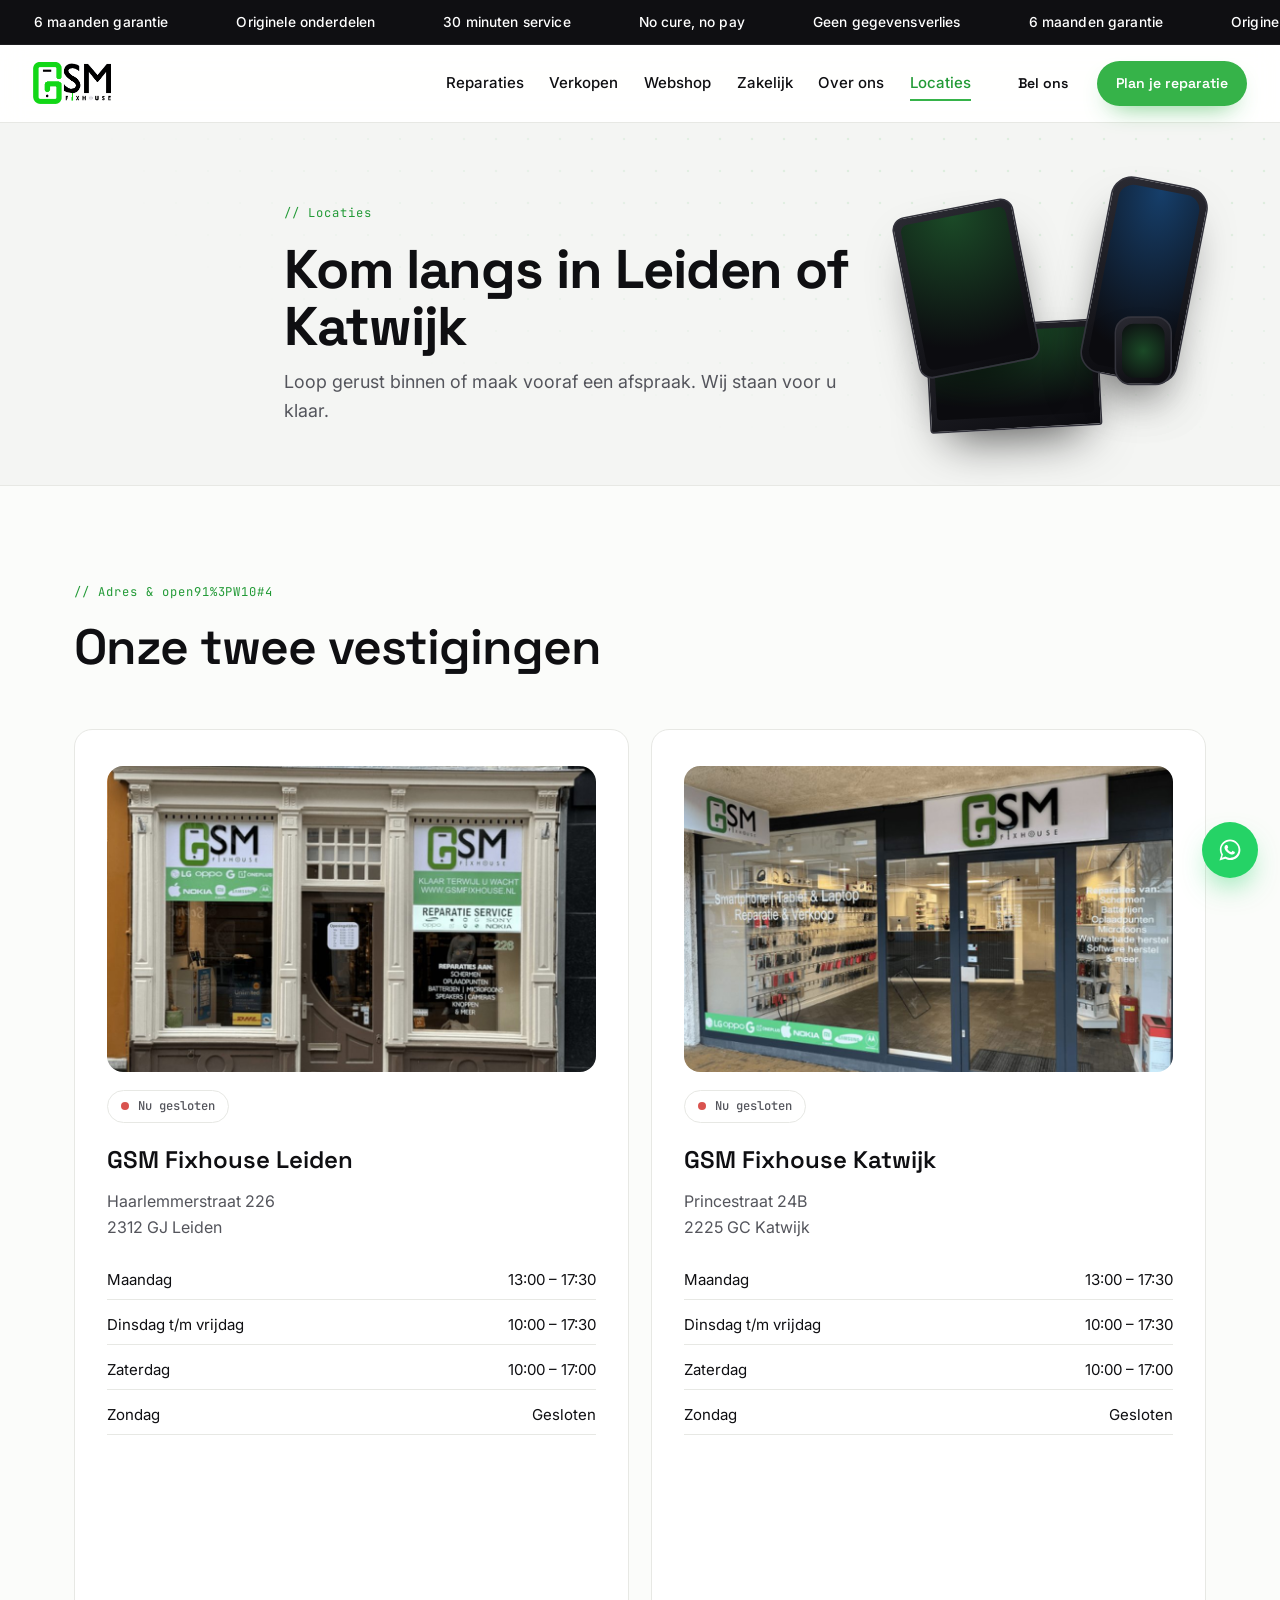
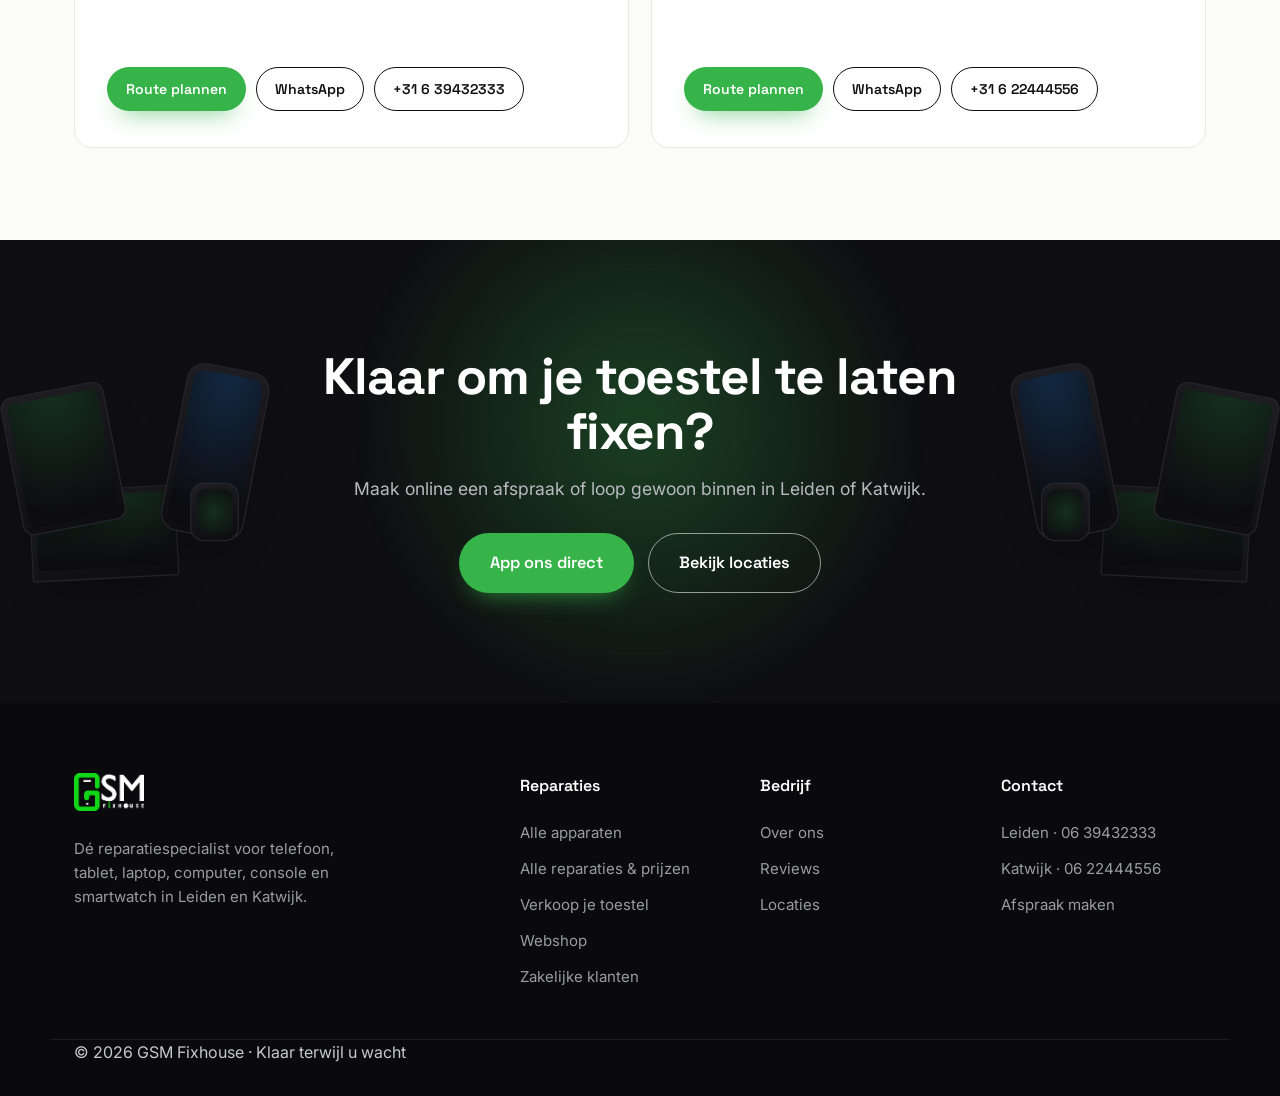
<file: locaties.html>
<!DOCTYPE html>
<html lang="nl">
<head>
<meta charset="UTF-8">
<meta name="viewport" content="width=device-width, initial-scale=1">
<title>Locaties · GSM Fixhouse</title>
<meta name="description" content="Bezoek GSM Fixhouse in Leiden of Katwijk. Adres, openingstijden en contactgegevens.">
<link rel="icon" type="image/svg+xml" href="assets/favicon.svg">
<link rel="preconnect" href="https://fonts.googleapis.com">
<link rel="preconnect" href="https://fonts.gstatic.com" crossorigin>
<link href="https://fonts.googleapis.com/css2?family=Space+Grotesk:wght@500;600;700&family=Inter:wght@400;500;600;700&family=JetBrains+Mono:wght@400;500&display=swap" rel="stylesheet">
<link rel="stylesheet" href="css/styles.css?v=17">
</head>
<body>
<div class="scroll-progress" id="scrollProgress"></div>
<div class="loader" id="loader" aria-hidden="true">
  <div class="loader__logo"><img src="assets/logo-mark.svg?v=17" alt="" width="115" height="163"></div>
  <div class="loader__bar"><span></span></div>
</div>
<div class="ticker"><div class="ticker__track"><span class="ticker__item">6 maanden garantie</span><span class="ticker__item">Originele onderdelen</span><span class="ticker__item">30 minuten service</span><span class="ticker__item">No cure, no pay</span><span class="ticker__item">Geen gegevensverlies</span><span class="ticker__item">6 maanden garantie</span><span class="ticker__item">Originele onderdelen</span><span class="ticker__item">30 minuten service</span><span class="ticker__item">No cure, no pay</span><span class="ticker__item">Geen gegevensverlies</span><span class="ticker__item">6 maanden garantie</span><span class="ticker__item">Originele onderdelen</span><span class="ticker__item">30 minuten service</span><span class="ticker__item">No cure, no pay</span><span class="ticker__item">Geen gegevensverlies</span></div></div>
<header class="header" id="header">
  <div class="header__inner">
    <a class="logo" href="index.html" aria-label="GSM Fixhouse"><img class="logo__img" src="assets/logo-full.png" alt="GSM Fixhouse" width="156" height="86"></a>
    <nav class="nav"><a class="" href="reparaties.html">Reparaties</a><a class="" href="verkopen.html">Verkopen</a><a class="" href="webshop.html">Webshop</a><a class="" href="zakelijk.html">Zakelijk</a><a class="" href="over.html">Over ons</a><a class="is-active" href="locaties.html">Locaties</a></nav>
    <div class="header__cta">
      <a class="btn btn--ghost btn--sm" href="tel:+31639432333">Bel ons</a>
      <a class="btn btn--primary btn--sm" href="#afspraak">Plan je reparatie</a>
      <a class="header__wa" href="https://wa.me/31639432333" aria-label="WhatsApp"><svg viewBox="0 0 32 32" width="20" height="20"><path fill="#fff" d="M16 3C9 3 3.5 8.5 3.5 15.5c0 2.4.7 4.6 1.8 6.5L3 29l7.2-2.2c1.8 1 3.9 1.6 6.1 1.6 7 0 12.5-5.6 12.5-12.5S23 3 16 3zm0 22.7c-1.9 0-3.7-.5-5.2-1.4l-.4-.2-4.3 1.3 1.3-4.2-.3-.4a10.2 10.2 0 0 1-1.6-5.6C5.5 9.8 10.2 5.2 16 5.2S26.5 9.8 26.5 15.5 21.8 25.7 16 25.7zm5.8-7.6c-.3-.2-1.9-.9-2.2-1-.3-.1-.5-.2-.7.2s-.8 1-1 1.2c-.2.2-.4.2-.7.1-1.9-1-3.2-1.7-4.4-3.8-.3-.6.3-.5.9-1.7.1-.2 0-.4 0-.6s-.7-1.7-1-2.3c-.3-.6-.5-.5-.7-.5h-.6c-.2 0-.6.1-.9.4-1.2 1.2-1.5 2.6-1.1 4.2.7 2.6 2.4 4.6 5.9 6.2 3.4 1.5 3.5 1 4.2.9.7-.1 1.9-.8 2.2-1.5.3-.7.3-1.4.2-1.5-.1-.1-.3-.2-.6-.3z"/></svg></a>
    </div>
  </div>
</header>
<main>
<section class="page-hero">
  <div class="page-hero__grid"></div>
  <div class="dev-cluster dev-cluster--e" aria-hidden="true">
    <div class="ti-dev ti-laptop"></div>
    <div class="ti-dev ti-tablet"></div>
    <div class="ti-dev ti-phone"></div>
    <div class="ti-dev ti-watch"></div>
  </div>
  <div class="container page-hero__inner">
    <span class="eyebrow reveal" data-reveal data-decode>// Locaties</span>
    <h1 class="page-hero__title reveal" data-reveal>Kom langs in Leiden of Katwijk</h1>
    <p class="page-hero__sub reveal" data-reveal>Loop gerust binnen of maak vooraf een afspraak. Wij staan voor u klaar.</p>
  </div>
</section><section class="section">
  <div class="container">
    <header class="section__head">
      <span class="eyebrow reveal" data-reveal data-decode>// Adres &amp; openingstijden</span>
      <h2 class="section__title reveal" data-reveal>Onze twee vestigingen</h2>
    </header>
    <div class="locations" data-stagger><div class="location reveal" data-reveal>
        <img class="location__img" src="assets/winkel-leiden.jpg" alt="GSM Fixhouse Leiden" loading="lazy">
        <div class="status" data-loc="leiden"></div>
        <h3>GSM Fixhouse Leiden</h3>
        <p class="location__addr">Haarlemmerstraat 226<br>2312 GJ Leiden</p>
        <div class="hours"><div class="hours__row"><span>Maandag</span><span>13:00 – 17:30</span></div><div class="hours__row"><span>Dinsdag t/m vrijdag</span><span>10:00 – 17:30</span></div><div class="hours__row"><span>Zaterdag</span><span>10:00 – 17:00</span></div><div class="hours__row"><span>Zondag</span><span>Gesloten</span></div></div>
        <iframe class="location__map" src="https://maps.google.com/maps?q=Haarlemmerstraat%20226%2C%202312%20GJ%20Leiden&z=16&hl=nl&output=embed" loading="lazy" title="Kaart Leiden" referrerpolicy="no-referrer-when-downgrade" allowfullscreen></iframe>
        <div class="location__actions">
          <a class="btn btn--primary btn--sm" href="https://www.google.com/maps/dir/?api=1&destination=GSM%20Fixhouse%2C%20Haarlemmerstraat%20226%2C%202312%20GJ%20Leiden" target="_blank" rel="noopener">Route plannen</a>
          <a class="btn btn--line btn--sm" href="https://wa.me/31639432333">WhatsApp</a>
          <a class="btn btn--line btn--sm" href="tel:+31639432333">+31 6 39432333</a>
        </div></div><div class="location reveal" data-reveal>
        <img class="location__img" src="assets/winkel-katwijk.jpg" alt="GSM Fixhouse Katwijk" loading="lazy">
        <div class="status" data-loc="katwijk"></div>
        <h3>GSM Fixhouse Katwijk</h3>
        <p class="location__addr">Princestraat 24B<br>2225 GC Katwijk</p>
        <div class="hours"><div class="hours__row"><span>Maandag</span><span>13:00 – 17:30</span></div><div class="hours__row"><span>Dinsdag t/m vrijdag</span><span>10:00 – 17:30</span></div><div class="hours__row"><span>Zaterdag</span><span>10:00 – 17:00</span></div><div class="hours__row"><span>Zondag</span><span>Gesloten</span></div></div>
        <iframe class="location__map" src="https://maps.google.com/maps?q=Princestraat%2024B%2C%202225%20GC%20Katwijk&z=16&hl=nl&output=embed" loading="lazy" title="Kaart Katwijk" referrerpolicy="no-referrer-when-downgrade" allowfullscreen></iframe>
        <div class="location__actions">
          <a class="btn btn--primary btn--sm" href="https://www.google.com/maps/dir/?api=1&destination=GSM%20Fixhouse%2C%20Princestraat%2024B%2C%202225%20GC%20Katwijk" target="_blank" rel="noopener">Route plannen</a>
          <a class="btn btn--line btn--sm" href="https://wa.me/31622444556">WhatsApp</a>
          <a class="btn btn--line btn--sm" href="tel:+31622444556">+31 6 22444556</a>
        </div></div></div>
  </div>
</section>
<section class="cta-band" id="afspraak">
  <div class="cta-band__glow"></div>
  <div class="dev-cluster dev-cluster--e dev-cluster--cta dev-cluster--cta-l" aria-hidden="true">
    <div class="ti-dev ti-laptop"></div>
    <div class="ti-dev ti-tablet"></div>
    <div class="ti-dev ti-phone"></div>
    <div class="ti-dev ti-watch"></div>
  </div>
  <div class="dev-cluster dev-cluster--e dev-cluster--cta dev-cluster--cta-r" aria-hidden="true">
    <div class="ti-dev ti-laptop"></div>
    <div class="ti-dev ti-tablet"></div>
    <div class="ti-dev ti-phone"></div>
    <div class="ti-dev ti-watch"></div>
  </div>
  <div class="container cta-band__inner">
    <div>
      <h2 class="reveal" data-reveal>Klaar om je toestel te laten fixen?</h2>
      <p class="reveal" data-reveal>Maak online een afspraak of loop gewoon binnen in Leiden of Katwijk.</p>
    </div>
    <div class="cta-band__actions reveal" data-reveal>
      <a class="btn btn--primary btn--lg" href="https://wa.me/31639432333">App ons direct</a>
      <a class="btn btn--line-light btn--lg" href="locaties.html">Bekijk locaties</a>
    </div>
  </div>
</section>
</main>
<footer class="footer">
  <div class="container footer__inner">
    <div class="footer__brand">
      <a class="logo logo--light" href="index.html"><img class="logo__img logo__img--footer" src="assets/logo-full-light.png" alt="GSM Fixhouse" width="156" height="86"></a>
      <p>Dé reparatiespecialist voor telefoon, tablet, laptop, computer, console en smartwatch in Leiden en Katwijk.</p>
    </div>
    <div class="footer__col">
      <h4>Reparaties</h4>
      <a href="reparaties.html">Alle apparaten</a>
      <a href="alle-reparaties.html">Alle reparaties &amp; prijzen</a>
      <a href="verkopen.html">Verkoop je toestel</a>
      <a href="webshop.html">Webshop</a>
      <a href="zakelijk.html">Zakelijke klanten</a>
    </div>
    <div class="footer__col">
      <h4>Bedrijf</h4>
      <a href="over.html">Over ons</a>
      <a href="over.html#reviews">Reviews</a>
      <a href="locaties.html">Locaties</a>
    </div>
    <div class="footer__col">
      <h4>Contact</h4>
      <a href="https://wa.me/31639432333">Leiden · 06 39432333</a>
      <a href="https://wa.me/31622444556">Katwijk · 06 22444556</a>
      <a href="#afspraak">Afspraak maken</a>
    </div>
  </div>
  <div class="footer__bar"><div class="container">© 2026 GSM Fixhouse · Klaar terwijl u wacht</div></div>
</footer>
<nav class="bottom-nav" aria-label="Mobiele navigatie"><a class="bottom-nav__item" href="index.html"><svg viewBox="0 0 24 24"><path d="M3 11.5 12 4l9 7.5"/><path d="M5 10v10h14V10"/></svg><span>Home</span></a><a class="bottom-nav__item" href="reparaties.html"><svg viewBox="0 0 24 24"><path d="M14.7 6.3a4 4 0 0 0-5.4 5.4L3 18v3h3l6.3-6.3a4 4 0 0 0 5.4-5.4l-2.3 2.3-2-2 2.3-2.3z"/></svg><span>Reparatie</span></a><a class="bottom-nav__item" href="verkopen.html"><svg viewBox="0 0 24 24"><path d="M20 12V7l-7-4-7 4v5c0 5 3 7 7 9 4-2 7-4 7-9z" opacity="0"/><path d="M3 11l9-7 9 7-1 8a2 2 0 0 1-2 2H6a2 2 0 0 1-2-2z" opacity="0"/><circle cx="9" cy="9" r="1.4"/><path d="M3.5 12.5 11 5h6.5a2 2 0 0 1 2 2V13.5L12 21z"/></svg><span>Verkopen</span></a><a class="bottom-nav__item" href="webshop.html"><svg viewBox="0 0 24 24"><path d="M6 8h12l-1 11a2 2 0 0 1-2 2H9a2 2 0 0 1-2-2L6 8z"/><path d="M9 8a3 3 0 0 1 6 0"/></svg><span>Webshop</span></a><a class="bottom-nav__item is-active" href="locaties.html"><svg viewBox="0 0 24 24"><path d="M12 21s7-6.2 7-11a7 7 0 1 0-14 0c0 4.8 7 11 7 11z"/><circle cx="12" cy="10" r="2.4"/></svg><span>Locaties</span></a></nav>
<a class="wa-fab" href="https://wa.me/31639432333" aria-label="WhatsApp"><svg viewBox="0 0 32 32" width="26" height="26"><path fill="#fff" d="M16 3C9 3 3.5 8.5 3.5 15.5c0 2.4.7 4.6 1.8 6.5L3 29l7.2-2.2c1.8 1 3.9 1.6 6.1 1.6 7 0 12.5-5.6 12.5-12.5S23 3 16 3zm0 22.7c-1.9 0-3.7-.5-5.2-1.4l-.4-.2-4.3 1.3 1.3-4.2-.3-.4a10.2 10.2 0 0 1-1.6-5.6C5.5 9.8 10.2 5.2 16 5.2S26.5 9.8 26.5 15.5 21.8 25.7 16 25.7zm5.8-7.6c-.3-.2-1.9-.9-2.2-1-.3-.1-.5-.2-.7.2s-.8 1-1 1.2c-.2.2-.4.2-.7.1-1.9-1-3.2-1.7-4.4-3.8-.3-.6.3-.5.9-1.7.1-.2 0-.4 0-.6s-.7-1.7-1-2.3c-.3-.6-.5-.5-.7-.5h-.6c-.2 0-.6.1-.9.4-1.2 1.2-1.5 2.6-1.1 4.2.7 2.6 2.4 4.6 5.9 6.2 3.4 1.5 3.5 1 4.2.9.7-.1 1.9-.8 2.2-1.5.3-.7.3-1.4.2-1.5-.1-.1-.3-.2-.6-.3z"/></svg></a>
<script src="js/main.js?v=17" defer></script>
</body>
</html>
</file>
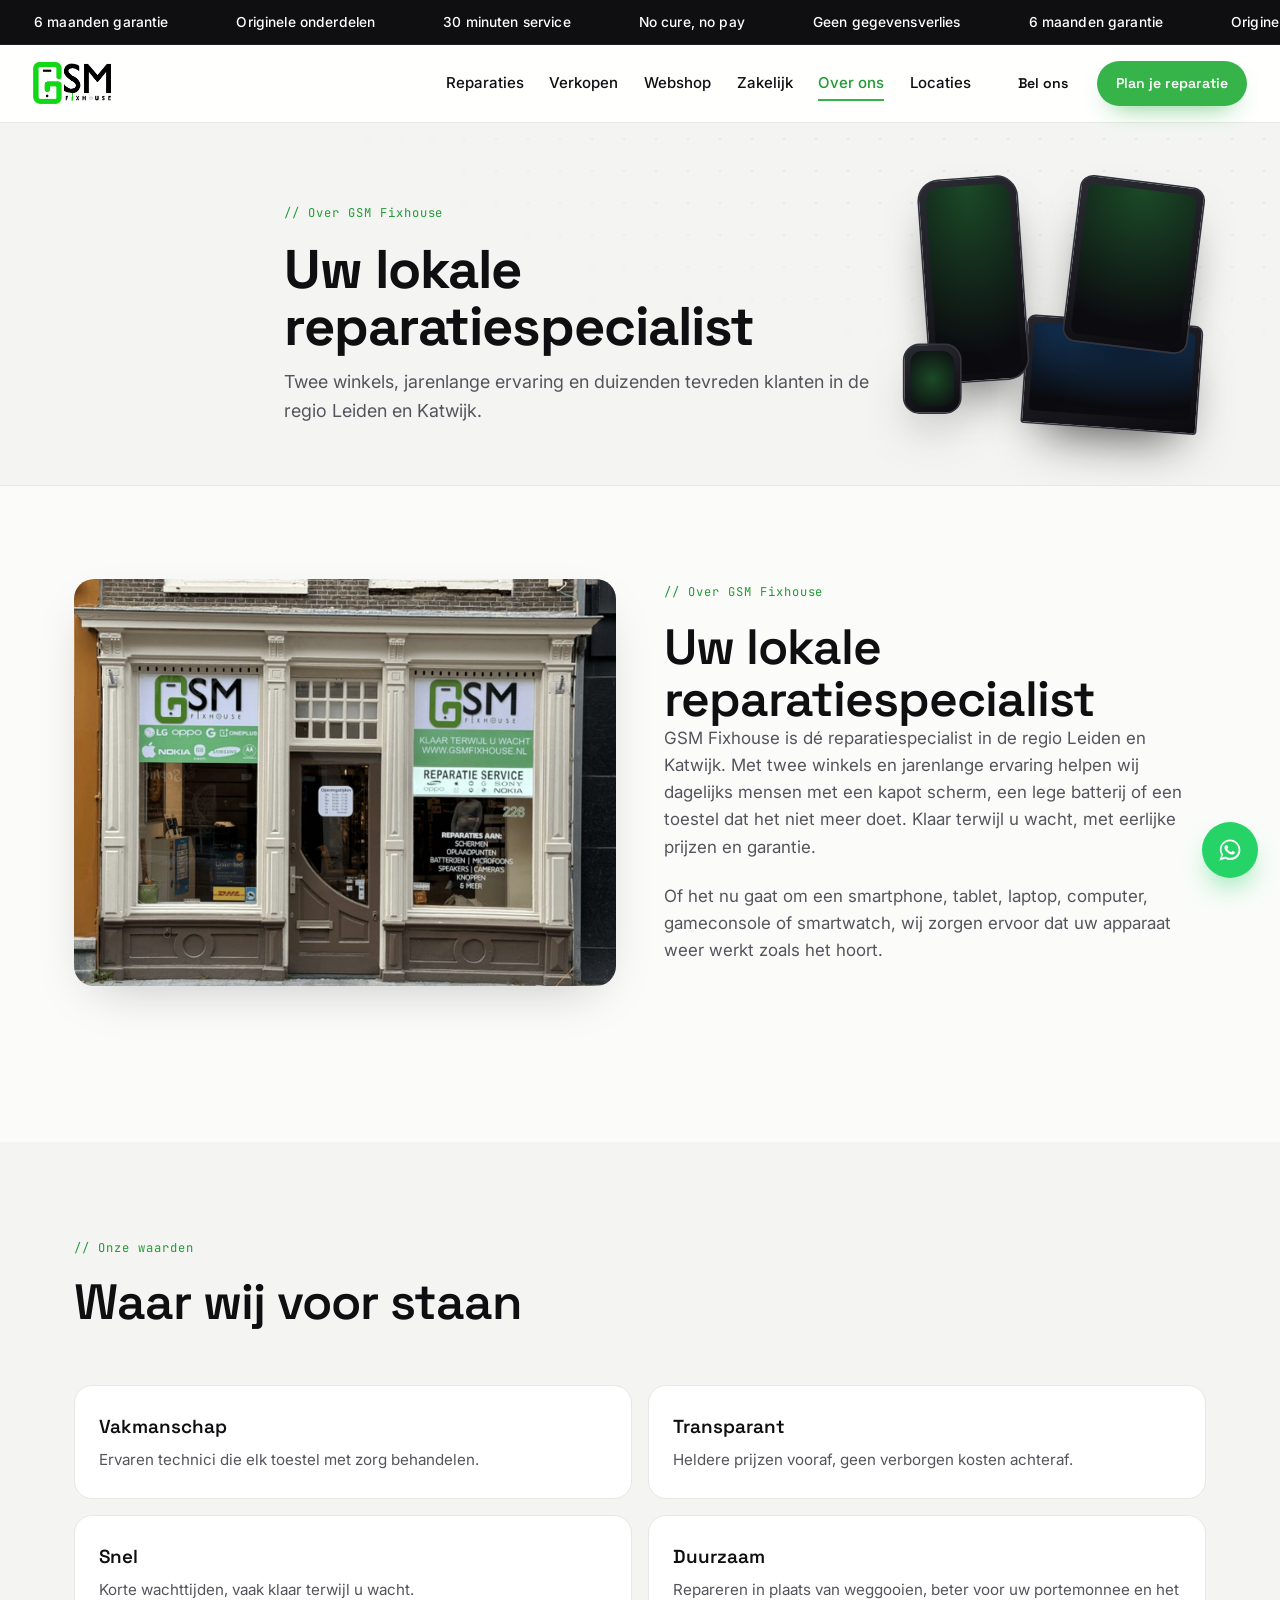
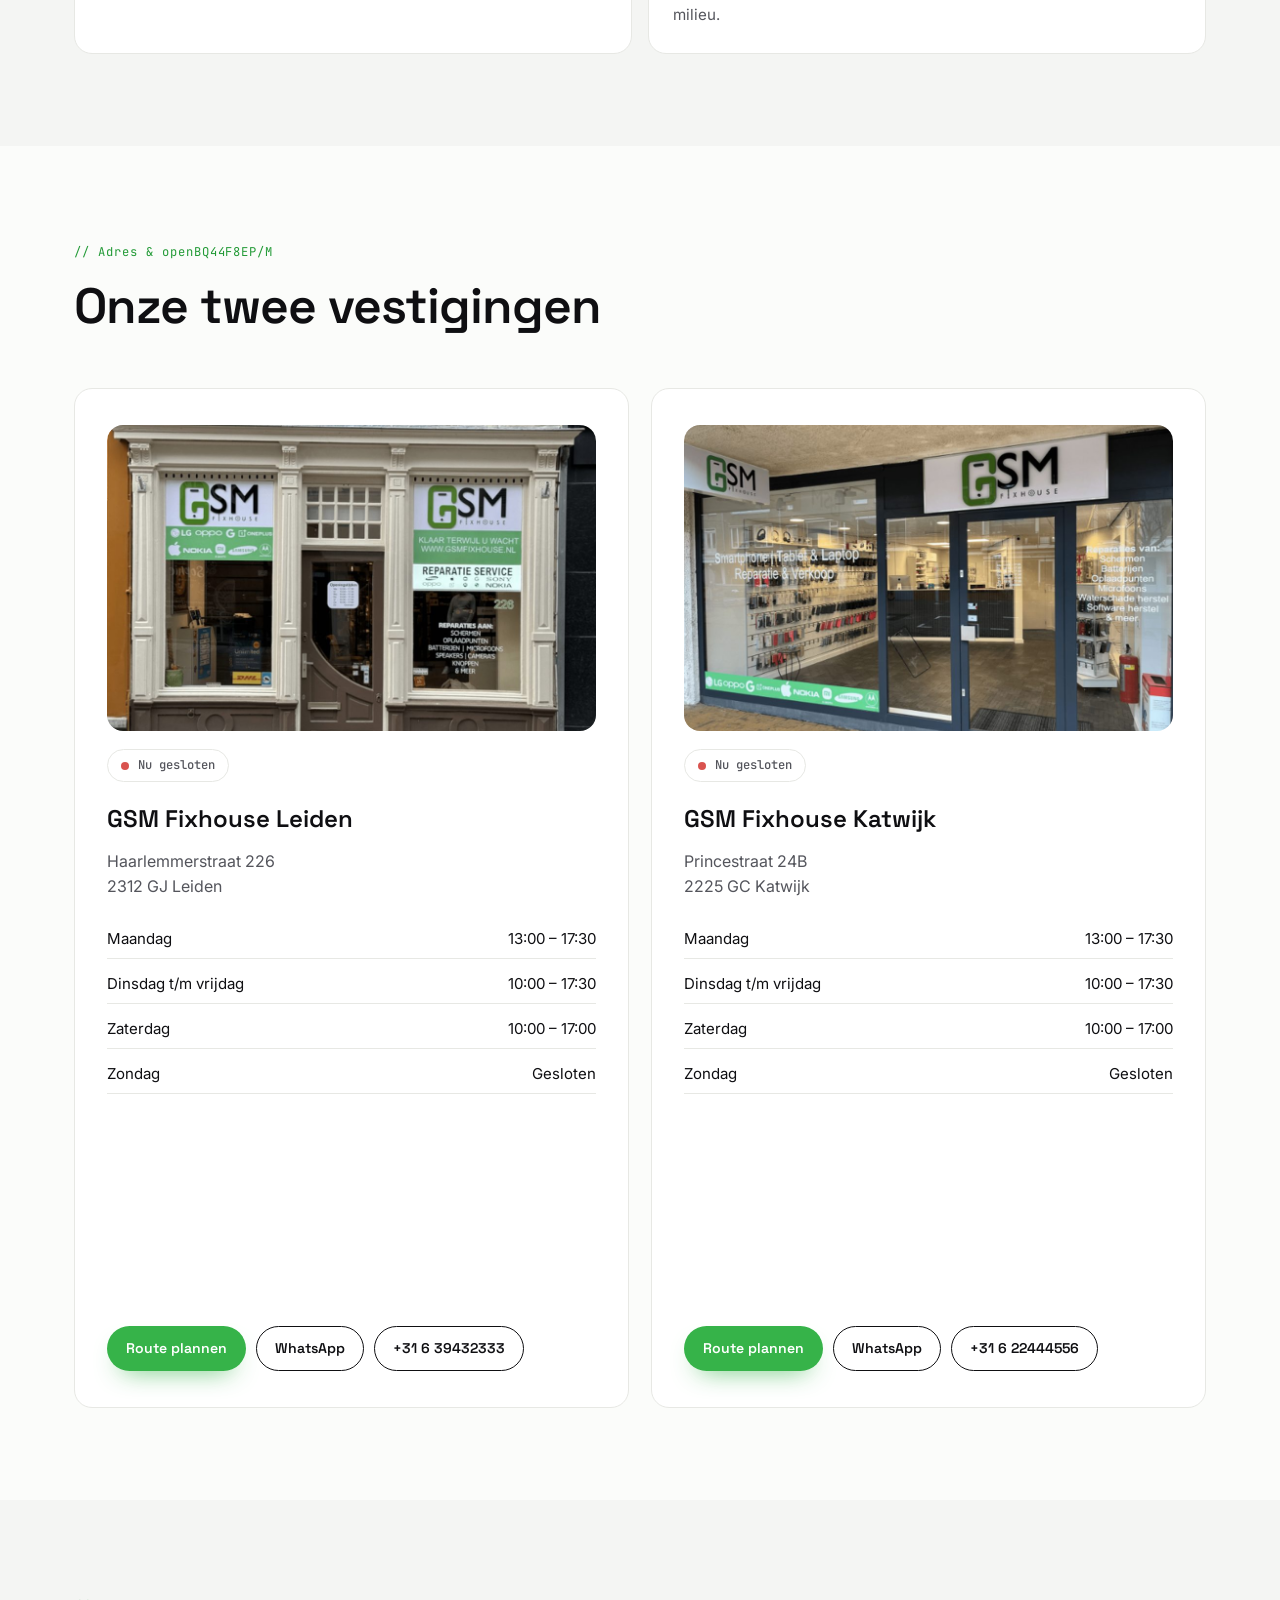
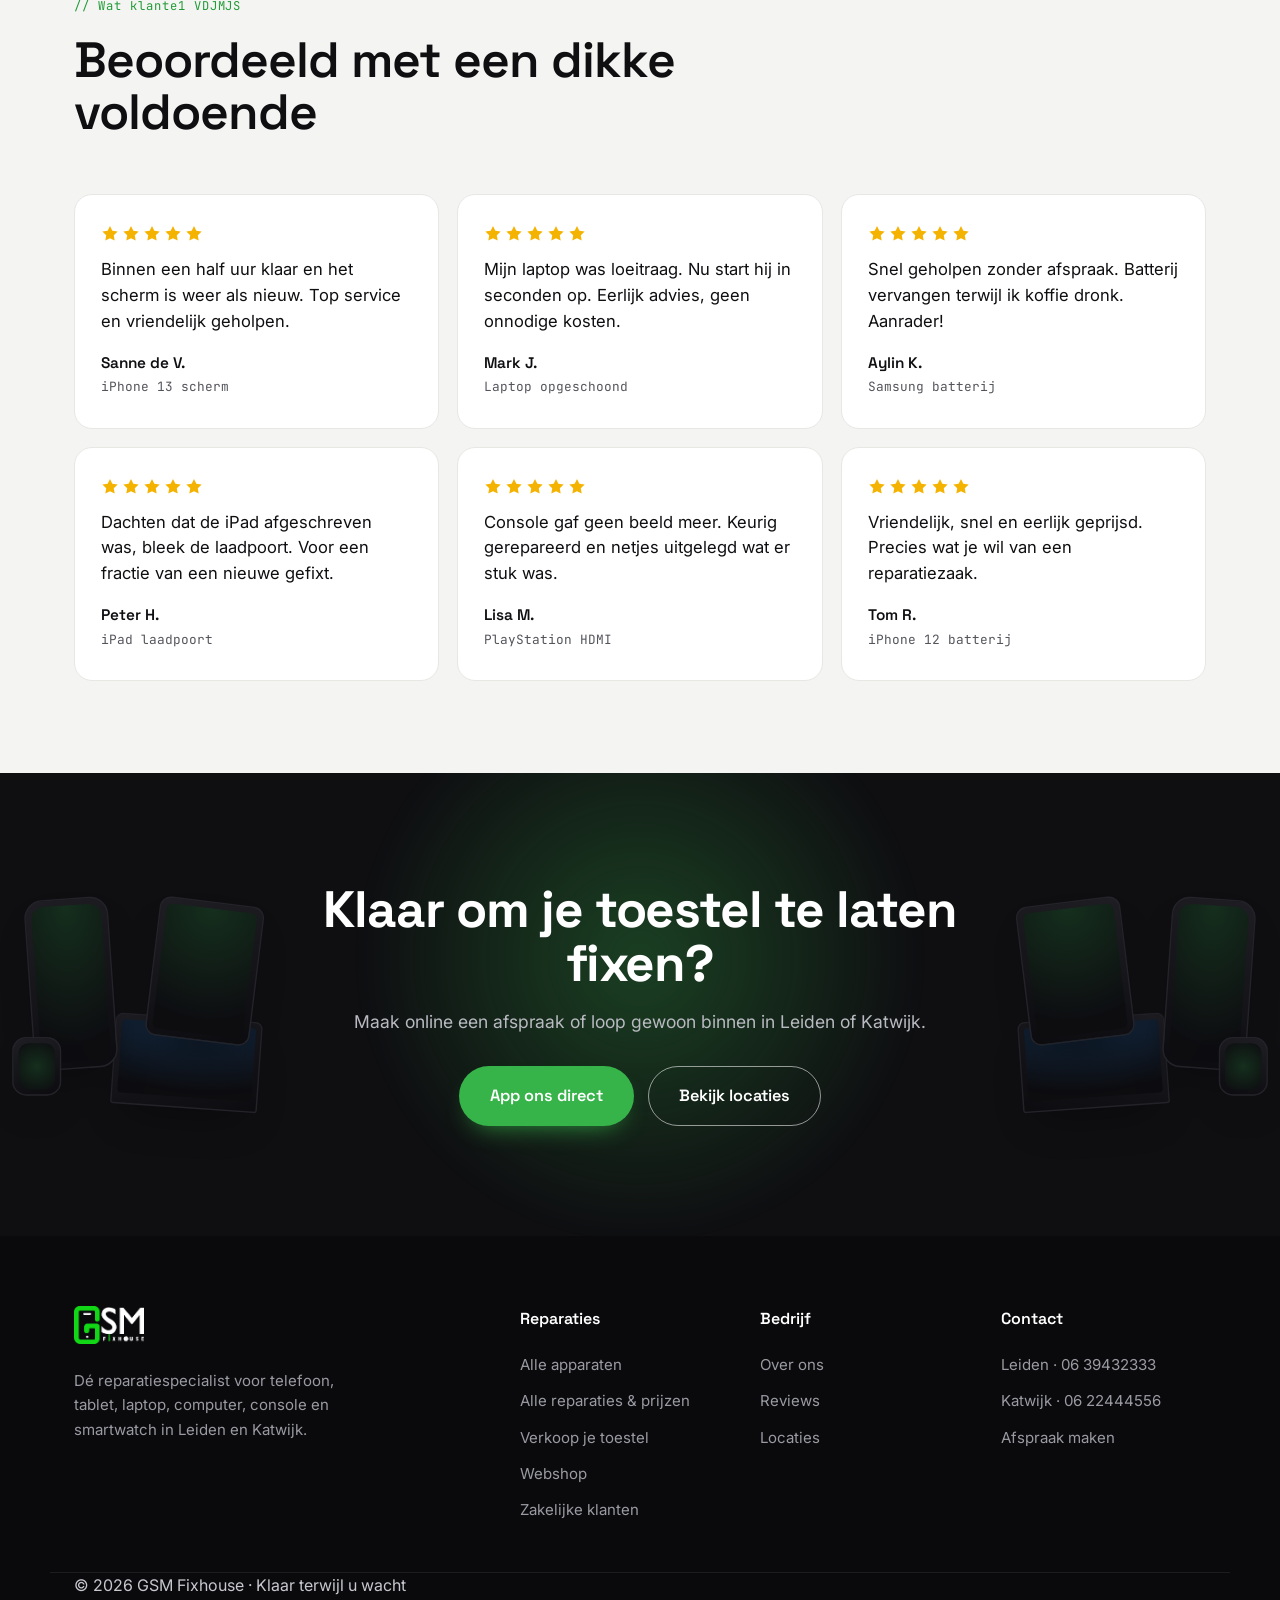
<file: over.html>
<!DOCTYPE html>
<html lang="nl">
<head>
<meta charset="UTF-8">
<meta name="viewport" content="width=device-width, initial-scale=1">
<title>Over ons · GSM Fixhouse</title>
<meta name="description" content="Uw lokale reparatiespecialist in Leiden en Katwijk. Lees ons verhaal, bekijk de winkels en de reviews.">
<link rel="icon" type="image/svg+xml" href="assets/favicon.svg">
<link rel="preconnect" href="https://fonts.googleapis.com">
<link rel="preconnect" href="https://fonts.gstatic.com" crossorigin>
<link href="https://fonts.googleapis.com/css2?family=Space+Grotesk:wght@500;600;700&family=Inter:wght@400;500;600;700&family=JetBrains+Mono:wght@400;500&display=swap" rel="stylesheet">
<link rel="stylesheet" href="css/styles.css?v=17">
</head>
<body>
<div class="scroll-progress" id="scrollProgress"></div>
<div class="loader" id="loader" aria-hidden="true">
  <div class="loader__logo"><img src="assets/logo-mark.svg?v=17" alt="" width="115" height="163"></div>
  <div class="loader__bar"><span></span></div>
</div>
<div class="ticker"><div class="ticker__track"><span class="ticker__item">6 maanden garantie</span><span class="ticker__item">Originele onderdelen</span><span class="ticker__item">30 minuten service</span><span class="ticker__item">No cure, no pay</span><span class="ticker__item">Geen gegevensverlies</span><span class="ticker__item">6 maanden garantie</span><span class="ticker__item">Originele onderdelen</span><span class="ticker__item">30 minuten service</span><span class="ticker__item">No cure, no pay</span><span class="ticker__item">Geen gegevensverlies</span><span class="ticker__item">6 maanden garantie</span><span class="ticker__item">Originele onderdelen</span><span class="ticker__item">30 minuten service</span><span class="ticker__item">No cure, no pay</span><span class="ticker__item">Geen gegevensverlies</span></div></div>
<header class="header" id="header">
  <div class="header__inner">
    <a class="logo" href="index.html" aria-label="GSM Fixhouse"><img class="logo__img" src="assets/logo-full.png" alt="GSM Fixhouse" width="156" height="86"></a>
    <nav class="nav"><a class="" href="reparaties.html">Reparaties</a><a class="" href="verkopen.html">Verkopen</a><a class="" href="webshop.html">Webshop</a><a class="" href="zakelijk.html">Zakelijk</a><a class="is-active" href="over.html">Over ons</a><a class="" href="locaties.html">Locaties</a></nav>
    <div class="header__cta">
      <a class="btn btn--ghost btn--sm" href="tel:+31639432333">Bel ons</a>
      <a class="btn btn--primary btn--sm" href="#afspraak">Plan je reparatie</a>
      <a class="header__wa" href="https://wa.me/31639432333" aria-label="WhatsApp"><svg viewBox="0 0 32 32" width="20" height="20"><path fill="#fff" d="M16 3C9 3 3.5 8.5 3.5 15.5c0 2.4.7 4.6 1.8 6.5L3 29l7.2-2.2c1.8 1 3.9 1.6 6.1 1.6 7 0 12.5-5.6 12.5-12.5S23 3 16 3zm0 22.7c-1.9 0-3.7-.5-5.2-1.4l-.4-.2-4.3 1.3 1.3-4.2-.3-.4a10.2 10.2 0 0 1-1.6-5.6C5.5 9.8 10.2 5.2 16 5.2S26.5 9.8 26.5 15.5 21.8 25.7 16 25.7zm5.8-7.6c-.3-.2-1.9-.9-2.2-1-.3-.1-.5-.2-.7.2s-.8 1-1 1.2c-.2.2-.4.2-.7.1-1.9-1-3.2-1.7-4.4-3.8-.3-.6.3-.5.9-1.7.1-.2 0-.4 0-.6s-.7-1.7-1-2.3c-.3-.6-.5-.5-.7-.5h-.6c-.2 0-.6.1-.9.4-1.2 1.2-1.5 2.6-1.1 4.2.7 2.6 2.4 4.6 5.9 6.2 3.4 1.5 3.5 1 4.2.9.7-.1 1.9-.8 2.2-1.5.3-.7.3-1.4.2-1.5-.1-.1-.3-.2-.6-.3z"/></svg></a>
    </div>
  </div>
</header>
<main>
<section class="page-hero">
  <div class="page-hero__grid"></div>
  <div class="dev-cluster dev-cluster--d" aria-hidden="true">
    <div class="ti-dev ti-laptop"></div>
    <div class="ti-dev ti-tablet"></div>
    <div class="ti-dev ti-phone"></div>
    <div class="ti-dev ti-watch"></div>
  </div>
  <div class="container page-hero__inner">
    <span class="eyebrow reveal" data-reveal data-decode>// Over GSM Fixhouse</span>
    <h1 class="page-hero__title reveal" data-reveal>Uw lokale reparatiespecialist</h1>
    <p class="page-hero__sub reveal" data-reveal>Twee winkels, jarenlange ervaring en duizenden tevreden klanten in de regio Leiden en Katwijk.</p>
  </div>
</section><section class="section">
  <div class="container biz">
    <div class="biz__media reveal" data-reveal>
      <img class="biz__img" src="assets/winkel-leiden.jpg" alt="GSM Fixhouse winkel in Leiden" loading="lazy">
    </div>
    <div class="biz__copy">
      <span class="eyebrow reveal" data-reveal data-decode>// Over GSM Fixhouse</span>
      <h2 class="section__title reveal" data-reveal>Uw lokale reparatiespecialist</h2>
      <p class="reveal" data-reveal>GSM Fixhouse is dé reparatiespecialist in de regio Leiden en Katwijk. Met twee winkels en jarenlange ervaring helpen wij dagelijks mensen met een kapot scherm, een lege batterij of een toestel dat het niet meer doet. Klaar terwijl u wacht, met eerlijke prijzen en garantie.</p>
      <p class="reveal" data-reveal>Of het nu gaat om een smartphone, tablet, laptop, computer, gameconsole of smartwatch, wij zorgen ervoor dat uw apparaat weer werkt zoals het hoort.</p>
    </div>
  </div>
</section>
<section class="section section--mist">
  <div class="container">
    <header class="section__head">
      <span class="eyebrow reveal" data-reveal data-decode>// Onze waarden</span>
      <h2 class="section__title reveal" data-reveal>Waar wij voor staan</h2>
    </header>
    <div class="values" data-stagger><div class="value reveal" data-reveal><h3>Vakmanschap</h3><p>Ervaren technici die elk toestel met zorg behandelen.</p></div><div class="value reveal" data-reveal><h3>Transparant</h3><p>Heldere prijzen vooraf, geen verborgen kosten achteraf.</p></div><div class="value reveal" data-reveal><h3>Snel</h3><p>Korte wachttijden, vaak klaar terwijl u wacht.</p></div><div class="value reveal" data-reveal><h3>Duurzaam</h3><p>Repareren in plaats van weggooien, beter voor uw portemonnee en het milieu.</p></div></div>
  </div>
</section><section class="section">
  <div class="container">
    <header class="section__head">
      <span class="eyebrow reveal" data-reveal data-decode>// Adres &amp; openingstijden</span>
      <h2 class="section__title reveal" data-reveal>Onze twee vestigingen</h2>
    </header>
    <div class="locations" data-stagger><div class="location reveal" data-reveal>
        <img class="location__img" src="assets/winkel-leiden.jpg" alt="GSM Fixhouse Leiden" loading="lazy">
        <div class="status" data-loc="leiden"></div>
        <h3>GSM Fixhouse Leiden</h3>
        <p class="location__addr">Haarlemmerstraat 226<br>2312 GJ Leiden</p>
        <div class="hours"><div class="hours__row"><span>Maandag</span><span>13:00 – 17:30</span></div><div class="hours__row"><span>Dinsdag t/m vrijdag</span><span>10:00 – 17:30</span></div><div class="hours__row"><span>Zaterdag</span><span>10:00 – 17:00</span></div><div class="hours__row"><span>Zondag</span><span>Gesloten</span></div></div>
        <iframe class="location__map" src="https://maps.google.com/maps?q=Haarlemmerstraat%20226%2C%202312%20GJ%20Leiden&z=16&hl=nl&output=embed" loading="lazy" title="Kaart Leiden" referrerpolicy="no-referrer-when-downgrade" allowfullscreen></iframe>
        <div class="location__actions">
          <a class="btn btn--primary btn--sm" href="https://www.google.com/maps/dir/?api=1&destination=GSM%20Fixhouse%2C%20Haarlemmerstraat%20226%2C%202312%20GJ%20Leiden" target="_blank" rel="noopener">Route plannen</a>
          <a class="btn btn--line btn--sm" href="https://wa.me/31639432333">WhatsApp</a>
          <a class="btn btn--line btn--sm" href="tel:+31639432333">+31 6 39432333</a>
        </div></div><div class="location reveal" data-reveal>
        <img class="location__img" src="assets/winkel-katwijk.jpg" alt="GSM Fixhouse Katwijk" loading="lazy">
        <div class="status" data-loc="katwijk"></div>
        <h3>GSM Fixhouse Katwijk</h3>
        <p class="location__addr">Princestraat 24B<br>2225 GC Katwijk</p>
        <div class="hours"><div class="hours__row"><span>Maandag</span><span>13:00 – 17:30</span></div><div class="hours__row"><span>Dinsdag t/m vrijdag</span><span>10:00 – 17:30</span></div><div class="hours__row"><span>Zaterdag</span><span>10:00 – 17:00</span></div><div class="hours__row"><span>Zondag</span><span>Gesloten</span></div></div>
        <iframe class="location__map" src="https://maps.google.com/maps?q=Princestraat%2024B%2C%202225%20GC%20Katwijk&z=16&hl=nl&output=embed" loading="lazy" title="Kaart Katwijk" referrerpolicy="no-referrer-when-downgrade" allowfullscreen></iframe>
        <div class="location__actions">
          <a class="btn btn--primary btn--sm" href="https://www.google.com/maps/dir/?api=1&destination=GSM%20Fixhouse%2C%20Princestraat%2024B%2C%202225%20GC%20Katwijk" target="_blank" rel="noopener">Route plannen</a>
          <a class="btn btn--line btn--sm" href="https://wa.me/31622444556">WhatsApp</a>
          <a class="btn btn--line btn--sm" href="tel:+31622444556">+31 6 22444556</a>
        </div></div></div>
  </div>
</section><section class="section section--mist" id="reviews">
  <div class="container">
    <header class="section__head">
      <span class="eyebrow reveal" data-reveal data-decode>// Wat klanten zeggen</span>
      <h2 class="section__title reveal" data-reveal>Beoordeeld met een dikke voldoende</h2>
    </header>
    <div class="reviews" data-stagger><figure class="review reveal" data-reveal>
        <div class="review__stars"><svg viewBox="0 0 20 20" class="star"><path d="M10 1l2.6 5.3 5.9.9-4.3 4.1 1 5.8L10 14.8 4.8 17.1l1-5.8L1.5 7.2l5.9-.9z"/></svg><svg viewBox="0 0 20 20" class="star"><path d="M10 1l2.6 5.3 5.9.9-4.3 4.1 1 5.8L10 14.8 4.8 17.1l1-5.8L1.5 7.2l5.9-.9z"/></svg><svg viewBox="0 0 20 20" class="star"><path d="M10 1l2.6 5.3 5.9.9-4.3 4.1 1 5.8L10 14.8 4.8 17.1l1-5.8L1.5 7.2l5.9-.9z"/></svg><svg viewBox="0 0 20 20" class="star"><path d="M10 1l2.6 5.3 5.9.9-4.3 4.1 1 5.8L10 14.8 4.8 17.1l1-5.8L1.5 7.2l5.9-.9z"/></svg><svg viewBox="0 0 20 20" class="star"><path d="M10 1l2.6 5.3 5.9.9-4.3 4.1 1 5.8L10 14.8 4.8 17.1l1-5.8L1.5 7.2l5.9-.9z"/></svg></div>
        <blockquote>Binnen een half uur klaar en het scherm is weer als nieuw. Top service en vriendelijk geholpen.</blockquote>
        <figcaption><strong>Sanne de V.</strong><span>iPhone 13 scherm</span></figcaption></figure><figure class="review reveal" data-reveal>
        <div class="review__stars"><svg viewBox="0 0 20 20" class="star"><path d="M10 1l2.6 5.3 5.9.9-4.3 4.1 1 5.8L10 14.8 4.8 17.1l1-5.8L1.5 7.2l5.9-.9z"/></svg><svg viewBox="0 0 20 20" class="star"><path d="M10 1l2.6 5.3 5.9.9-4.3 4.1 1 5.8L10 14.8 4.8 17.1l1-5.8L1.5 7.2l5.9-.9z"/></svg><svg viewBox="0 0 20 20" class="star"><path d="M10 1l2.6 5.3 5.9.9-4.3 4.1 1 5.8L10 14.8 4.8 17.1l1-5.8L1.5 7.2l5.9-.9z"/></svg><svg viewBox="0 0 20 20" class="star"><path d="M10 1l2.6 5.3 5.9.9-4.3 4.1 1 5.8L10 14.8 4.8 17.1l1-5.8L1.5 7.2l5.9-.9z"/></svg><svg viewBox="0 0 20 20" class="star"><path d="M10 1l2.6 5.3 5.9.9-4.3 4.1 1 5.8L10 14.8 4.8 17.1l1-5.8L1.5 7.2l5.9-.9z"/></svg></div>
        <blockquote>Mijn laptop was loeitraag. Nu start hij in seconden op. Eerlijk advies, geen onnodige kosten.</blockquote>
        <figcaption><strong>Mark J.</strong><span>Laptop opgeschoond</span></figcaption></figure><figure class="review reveal" data-reveal>
        <div class="review__stars"><svg viewBox="0 0 20 20" class="star"><path d="M10 1l2.6 5.3 5.9.9-4.3 4.1 1 5.8L10 14.8 4.8 17.1l1-5.8L1.5 7.2l5.9-.9z"/></svg><svg viewBox="0 0 20 20" class="star"><path d="M10 1l2.6 5.3 5.9.9-4.3 4.1 1 5.8L10 14.8 4.8 17.1l1-5.8L1.5 7.2l5.9-.9z"/></svg><svg viewBox="0 0 20 20" class="star"><path d="M10 1l2.6 5.3 5.9.9-4.3 4.1 1 5.8L10 14.8 4.8 17.1l1-5.8L1.5 7.2l5.9-.9z"/></svg><svg viewBox="0 0 20 20" class="star"><path d="M10 1l2.6 5.3 5.9.9-4.3 4.1 1 5.8L10 14.8 4.8 17.1l1-5.8L1.5 7.2l5.9-.9z"/></svg><svg viewBox="0 0 20 20" class="star"><path d="M10 1l2.6 5.3 5.9.9-4.3 4.1 1 5.8L10 14.8 4.8 17.1l1-5.8L1.5 7.2l5.9-.9z"/></svg></div>
        <blockquote>Snel geholpen zonder afspraak. Batterij vervangen terwijl ik koffie dronk. Aanrader!</blockquote>
        <figcaption><strong>Aylin K.</strong><span>Samsung batterij</span></figcaption></figure><figure class="review reveal" data-reveal>
        <div class="review__stars"><svg viewBox="0 0 20 20" class="star"><path d="M10 1l2.6 5.3 5.9.9-4.3 4.1 1 5.8L10 14.8 4.8 17.1l1-5.8L1.5 7.2l5.9-.9z"/></svg><svg viewBox="0 0 20 20" class="star"><path d="M10 1l2.6 5.3 5.9.9-4.3 4.1 1 5.8L10 14.8 4.8 17.1l1-5.8L1.5 7.2l5.9-.9z"/></svg><svg viewBox="0 0 20 20" class="star"><path d="M10 1l2.6 5.3 5.9.9-4.3 4.1 1 5.8L10 14.8 4.8 17.1l1-5.8L1.5 7.2l5.9-.9z"/></svg><svg viewBox="0 0 20 20" class="star"><path d="M10 1l2.6 5.3 5.9.9-4.3 4.1 1 5.8L10 14.8 4.8 17.1l1-5.8L1.5 7.2l5.9-.9z"/></svg><svg viewBox="0 0 20 20" class="star"><path d="M10 1l2.6 5.3 5.9.9-4.3 4.1 1 5.8L10 14.8 4.8 17.1l1-5.8L1.5 7.2l5.9-.9z"/></svg></div>
        <blockquote>Dachten dat de iPad afgeschreven was, bleek de laadpoort. Voor een fractie van een nieuwe gefixt.</blockquote>
        <figcaption><strong>Peter H.</strong><span>iPad laadpoort</span></figcaption></figure><figure class="review reveal" data-reveal>
        <div class="review__stars"><svg viewBox="0 0 20 20" class="star"><path d="M10 1l2.6 5.3 5.9.9-4.3 4.1 1 5.8L10 14.8 4.8 17.1l1-5.8L1.5 7.2l5.9-.9z"/></svg><svg viewBox="0 0 20 20" class="star"><path d="M10 1l2.6 5.3 5.9.9-4.3 4.1 1 5.8L10 14.8 4.8 17.1l1-5.8L1.5 7.2l5.9-.9z"/></svg><svg viewBox="0 0 20 20" class="star"><path d="M10 1l2.6 5.3 5.9.9-4.3 4.1 1 5.8L10 14.8 4.8 17.1l1-5.8L1.5 7.2l5.9-.9z"/></svg><svg viewBox="0 0 20 20" class="star"><path d="M10 1l2.6 5.3 5.9.9-4.3 4.1 1 5.8L10 14.8 4.8 17.1l1-5.8L1.5 7.2l5.9-.9z"/></svg><svg viewBox="0 0 20 20" class="star"><path d="M10 1l2.6 5.3 5.9.9-4.3 4.1 1 5.8L10 14.8 4.8 17.1l1-5.8L1.5 7.2l5.9-.9z"/></svg></div>
        <blockquote>Console gaf geen beeld meer. Keurig gerepareerd en netjes uitgelegd wat er stuk was.</blockquote>
        <figcaption><strong>Lisa M.</strong><span>PlayStation HDMI</span></figcaption></figure><figure class="review reveal" data-reveal>
        <div class="review__stars"><svg viewBox="0 0 20 20" class="star"><path d="M10 1l2.6 5.3 5.9.9-4.3 4.1 1 5.8L10 14.8 4.8 17.1l1-5.8L1.5 7.2l5.9-.9z"/></svg><svg viewBox="0 0 20 20" class="star"><path d="M10 1l2.6 5.3 5.9.9-4.3 4.1 1 5.8L10 14.8 4.8 17.1l1-5.8L1.5 7.2l5.9-.9z"/></svg><svg viewBox="0 0 20 20" class="star"><path d="M10 1l2.6 5.3 5.9.9-4.3 4.1 1 5.8L10 14.8 4.8 17.1l1-5.8L1.5 7.2l5.9-.9z"/></svg><svg viewBox="0 0 20 20" class="star"><path d="M10 1l2.6 5.3 5.9.9-4.3 4.1 1 5.8L10 14.8 4.8 17.1l1-5.8L1.5 7.2l5.9-.9z"/></svg><svg viewBox="0 0 20 20" class="star"><path d="M10 1l2.6 5.3 5.9.9-4.3 4.1 1 5.8L10 14.8 4.8 17.1l1-5.8L1.5 7.2l5.9-.9z"/></svg></div>
        <blockquote>Vriendelijk, snel en eerlijk geprijsd. Precies wat je wil van een reparatiezaak.</blockquote>
        <figcaption><strong>Tom R.</strong><span>iPhone 12 batterij</span></figcaption></figure></div>
    
  </div>
</section>
<section class="cta-band" id="afspraak">
  <div class="cta-band__glow"></div>
  <div class="dev-cluster dev-cluster--d dev-cluster--cta dev-cluster--cta-l" aria-hidden="true">
    <div class="ti-dev ti-laptop"></div>
    <div class="ti-dev ti-tablet"></div>
    <div class="ti-dev ti-phone"></div>
    <div class="ti-dev ti-watch"></div>
  </div>
  <div class="dev-cluster dev-cluster--d dev-cluster--cta dev-cluster--cta-r" aria-hidden="true">
    <div class="ti-dev ti-laptop"></div>
    <div class="ti-dev ti-tablet"></div>
    <div class="ti-dev ti-phone"></div>
    <div class="ti-dev ti-watch"></div>
  </div>
  <div class="container cta-band__inner">
    <div>
      <h2 class="reveal" data-reveal>Klaar om je toestel te laten fixen?</h2>
      <p class="reveal" data-reveal>Maak online een afspraak of loop gewoon binnen in Leiden of Katwijk.</p>
    </div>
    <div class="cta-band__actions reveal" data-reveal>
      <a class="btn btn--primary btn--lg" href="https://wa.me/31639432333">App ons direct</a>
      <a class="btn btn--line-light btn--lg" href="locaties.html">Bekijk locaties</a>
    </div>
  </div>
</section>
</main>
<footer class="footer">
  <div class="container footer__inner">
    <div class="footer__brand">
      <a class="logo logo--light" href="index.html"><img class="logo__img logo__img--footer" src="assets/logo-full-light.png" alt="GSM Fixhouse" width="156" height="86"></a>
      <p>Dé reparatiespecialist voor telefoon, tablet, laptop, computer, console en smartwatch in Leiden en Katwijk.</p>
    </div>
    <div class="footer__col">
      <h4>Reparaties</h4>
      <a href="reparaties.html">Alle apparaten</a>
      <a href="alle-reparaties.html">Alle reparaties &amp; prijzen</a>
      <a href="verkopen.html">Verkoop je toestel</a>
      <a href="webshop.html">Webshop</a>
      <a href="zakelijk.html">Zakelijke klanten</a>
    </div>
    <div class="footer__col">
      <h4>Bedrijf</h4>
      <a href="over.html">Over ons</a>
      <a href="over.html#reviews">Reviews</a>
      <a href="locaties.html">Locaties</a>
    </div>
    <div class="footer__col">
      <h4>Contact</h4>
      <a href="https://wa.me/31639432333">Leiden · 06 39432333</a>
      <a href="https://wa.me/31622444556">Katwijk · 06 22444556</a>
      <a href="#afspraak">Afspraak maken</a>
    </div>
  </div>
  <div class="footer__bar"><div class="container">© 2026 GSM Fixhouse · Klaar terwijl u wacht</div></div>
</footer>
<nav class="bottom-nav" aria-label="Mobiele navigatie"><a class="bottom-nav__item" href="index.html"><svg viewBox="0 0 24 24"><path d="M3 11.5 12 4l9 7.5"/><path d="M5 10v10h14V10"/></svg><span>Home</span></a><a class="bottom-nav__item" href="reparaties.html"><svg viewBox="0 0 24 24"><path d="M14.7 6.3a4 4 0 0 0-5.4 5.4L3 18v3h3l6.3-6.3a4 4 0 0 0 5.4-5.4l-2.3 2.3-2-2 2.3-2.3z"/></svg><span>Reparatie</span></a><a class="bottom-nav__item" href="verkopen.html"><svg viewBox="0 0 24 24"><path d="M20 12V7l-7-4-7 4v5c0 5 3 7 7 9 4-2 7-4 7-9z" opacity="0"/><path d="M3 11l9-7 9 7-1 8a2 2 0 0 1-2 2H6a2 2 0 0 1-2-2z" opacity="0"/><circle cx="9" cy="9" r="1.4"/><path d="M3.5 12.5 11 5h6.5a2 2 0 0 1 2 2V13.5L12 21z"/></svg><span>Verkopen</span></a><a class="bottom-nav__item" href="webshop.html"><svg viewBox="0 0 24 24"><path d="M6 8h12l-1 11a2 2 0 0 1-2 2H9a2 2 0 0 1-2-2L6 8z"/><path d="M9 8a3 3 0 0 1 6 0"/></svg><span>Webshop</span></a><a class="bottom-nav__item" href="locaties.html"><svg viewBox="0 0 24 24"><path d="M12 21s7-6.2 7-11a7 7 0 1 0-14 0c0 4.8 7 11 7 11z"/><circle cx="12" cy="10" r="2.4"/></svg><span>Locaties</span></a></nav>
<a class="wa-fab" href="https://wa.me/31639432333" aria-label="WhatsApp"><svg viewBox="0 0 32 32" width="26" height="26"><path fill="#fff" d="M16 3C9 3 3.5 8.5 3.5 15.5c0 2.4.7 4.6 1.8 6.5L3 29l7.2-2.2c1.8 1 3.9 1.6 6.1 1.6 7 0 12.5-5.6 12.5-12.5S23 3 16 3zm0 22.7c-1.9 0-3.7-.5-5.2-1.4l-.4-.2-4.3 1.3 1.3-4.2-.3-.4a10.2 10.2 0 0 1-1.6-5.6C5.5 9.8 10.2 5.2 16 5.2S26.5 9.8 26.5 15.5 21.8 25.7 16 25.7zm5.8-7.6c-.3-.2-1.9-.9-2.2-1-.3-.1-.5-.2-.7.2s-.8 1-1 1.2c-.2.2-.4.2-.7.1-1.9-1-3.2-1.7-4.4-3.8-.3-.6.3-.5.9-1.7.1-.2 0-.4 0-.6s-.7-1.7-1-2.3c-.3-.6-.5-.5-.7-.5h-.6c-.2 0-.6.1-.9.4-1.2 1.2-1.5 2.6-1.1 4.2.7 2.6 2.4 4.6 5.9 6.2 3.4 1.5 3.5 1 4.2.9.7-.1 1.9-.8 2.2-1.5.3-.7.3-1.4.2-1.5-.1-.1-.3-.2-.6-.3z"/></svg></a>
<script src="js/main.js?v=17" defer></script>
</body>
</html>
</file>
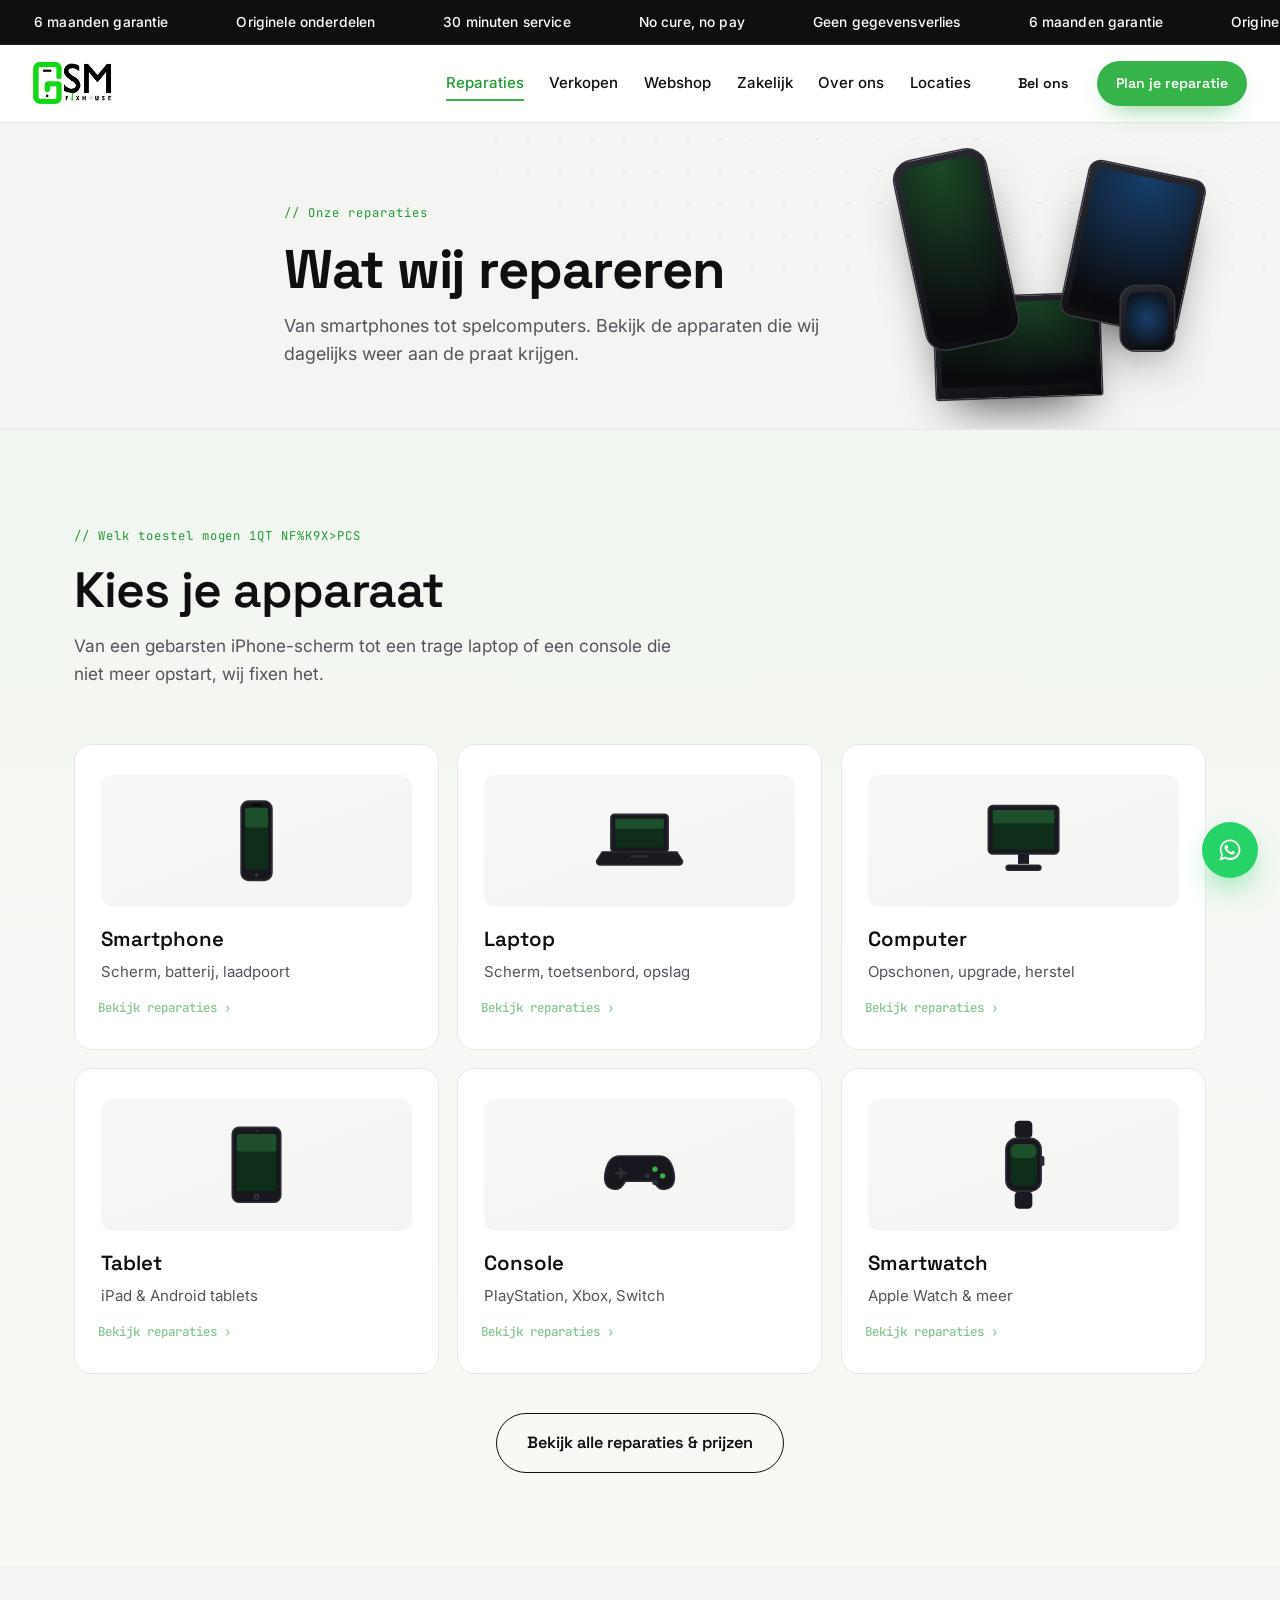
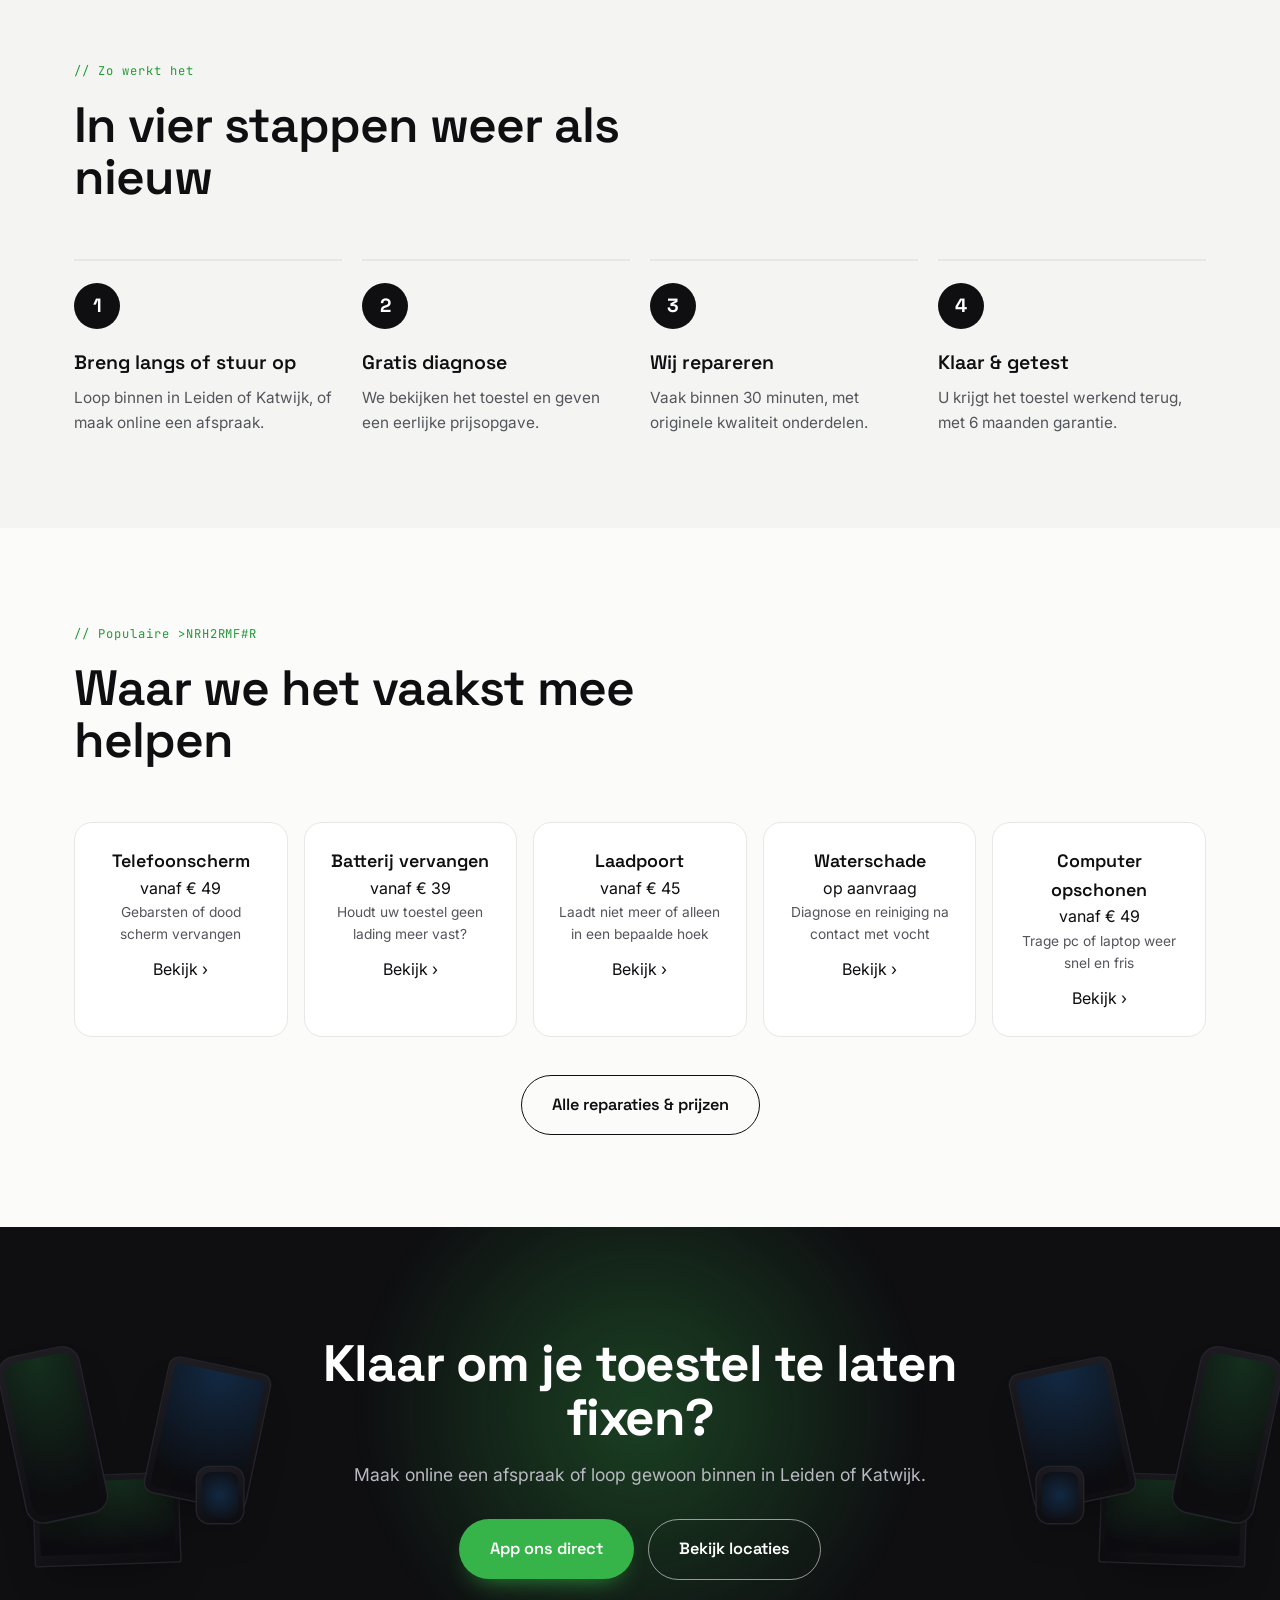
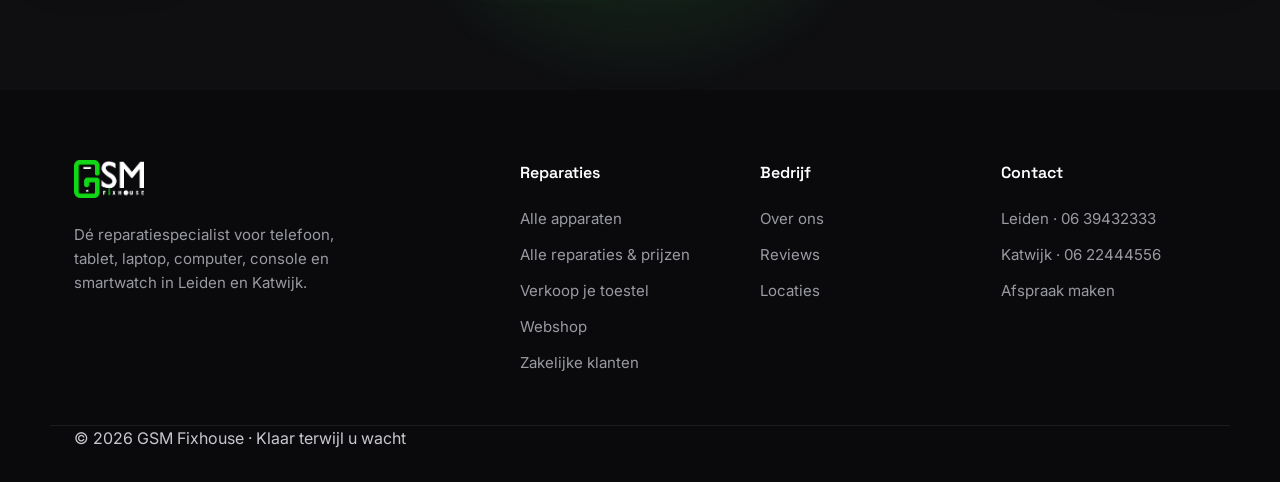
<file: reparaties.html>
<!DOCTYPE html>
<html lang="nl">
<head>
<meta charset="UTF-8">
<meta name="viewport" content="width=device-width, initial-scale=1">
<title>Reparaties · GSM Fixhouse</title>
<meta name="description" content="Reparatie van smartphone, laptop, computer, tablet, console en smartwatch. Bekijk wat wij voor u kunnen fixen.">
<link rel="icon" type="image/svg+xml" href="assets/favicon.svg">
<link rel="preconnect" href="https://fonts.googleapis.com">
<link rel="preconnect" href="https://fonts.gstatic.com" crossorigin>
<link href="https://fonts.googleapis.com/css2?family=Space+Grotesk:wght@500;600;700&family=Inter:wght@400;500;600;700&family=JetBrains+Mono:wght@400;500&display=swap" rel="stylesheet">
<link rel="stylesheet" href="css/styles.css?v=17">
</head>
<body>
<div class="scroll-progress" id="scrollProgress"></div>
<div class="loader" id="loader" aria-hidden="true">
  <div class="loader__logo"><img src="assets/logo-mark.svg?v=17" alt="" width="115" height="163"></div>
  <div class="loader__bar"><span></span></div>
</div>
<div class="ticker"><div class="ticker__track"><span class="ticker__item">6 maanden garantie</span><span class="ticker__item">Originele onderdelen</span><span class="ticker__item">30 minuten service</span><span class="ticker__item">No cure, no pay</span><span class="ticker__item">Geen gegevensverlies</span><span class="ticker__item">6 maanden garantie</span><span class="ticker__item">Originele onderdelen</span><span class="ticker__item">30 minuten service</span><span class="ticker__item">No cure, no pay</span><span class="ticker__item">Geen gegevensverlies</span><span class="ticker__item">6 maanden garantie</span><span class="ticker__item">Originele onderdelen</span><span class="ticker__item">30 minuten service</span><span class="ticker__item">No cure, no pay</span><span class="ticker__item">Geen gegevensverlies</span></div></div>
<header class="header" id="header">
  <div class="header__inner">
    <a class="logo" href="index.html" aria-label="GSM Fixhouse"><img class="logo__img" src="assets/logo-full.png" alt="GSM Fixhouse" width="156" height="86"></a>
    <nav class="nav"><a class="is-active" href="reparaties.html">Reparaties</a><a class="" href="verkopen.html">Verkopen</a><a class="" href="webshop.html">Webshop</a><a class="" href="zakelijk.html">Zakelijk</a><a class="" href="over.html">Over ons</a><a class="" href="locaties.html">Locaties</a></nav>
    <div class="header__cta">
      <a class="btn btn--ghost btn--sm" href="tel:+31639432333">Bel ons</a>
      <a class="btn btn--primary btn--sm" href="#afspraak">Plan je reparatie</a>
      <a class="header__wa" href="https://wa.me/31639432333" aria-label="WhatsApp"><svg viewBox="0 0 32 32" width="20" height="20"><path fill="#fff" d="M16 3C9 3 3.5 8.5 3.5 15.5c0 2.4.7 4.6 1.8 6.5L3 29l7.2-2.2c1.8 1 3.9 1.6 6.1 1.6 7 0 12.5-5.6 12.5-12.5S23 3 16 3zm0 22.7c-1.9 0-3.7-.5-5.2-1.4l-.4-.2-4.3 1.3 1.3-4.2-.3-.4a10.2 10.2 0 0 1-1.6-5.6C5.5 9.8 10.2 5.2 16 5.2S26.5 9.8 26.5 15.5 21.8 25.7 16 25.7zm5.8-7.6c-.3-.2-1.9-.9-2.2-1-.3-.1-.5-.2-.7.2s-.8 1-1 1.2c-.2.2-.4.2-.7.1-1.9-1-3.2-1.7-4.4-3.8-.3-.6.3-.5.9-1.7.1-.2 0-.4 0-.6s-.7-1.7-1-2.3c-.3-.6-.5-.5-.7-.5h-.6c-.2 0-.6.1-.9.4-1.2 1.2-1.5 2.6-1.1 4.2.7 2.6 2.4 4.6 5.9 6.2 3.4 1.5 3.5 1 4.2.9.7-.1 1.9-.8 2.2-1.5.3-.7.3-1.4.2-1.5-.1-.1-.3-.2-.6-.3z"/></svg></a>
    </div>
  </div>
</header>
<main>
<section class="page-hero">
  <div class="page-hero__grid"></div>
  <div class="dev-cluster dev-cluster--c" aria-hidden="true">
    <div class="ti-dev ti-laptop"></div>
    <div class="ti-dev ti-tablet"></div>
    <div class="ti-dev ti-phone"></div>
    <div class="ti-dev ti-watch"></div>
  </div>
  <div class="container page-hero__inner">
    <span class="eyebrow reveal" data-reveal data-decode>// Onze reparaties</span>
    <h1 class="page-hero__title reveal" data-reveal>Wat wij repareren</h1>
    <p class="page-hero__sub reveal" data-reveal>Van smartphones tot spelcomputers. Bekijk de apparaten die wij dagelijks weer aan de praat krijgen.</p>
  </div>
</section><section class="section section--tint" id="reparaties">
  <div class="container">
    <header class="section__head">
      <span class="eyebrow reveal" data-reveal data-decode>// Welk toestel mogen wij repareren?</span>
      <h2 class="section__title reveal" data-reveal>Kies je apparaat</h2>
      <p class="section__sub reveal" data-reveal>Van een gebarsten iPhone-scherm tot een trage laptop of een console die niet meer opstart, wij fixen het.</p>
    </header>
    <div class="cards" data-stagger><a class="device-card reveal" data-reveal data-tilt href="alle-reparaties.html?cat=Smartphone">
        <span class="dev-art"><svg viewBox="0 0 96 96" fill="none"><rect x="34" y="12" width="28" height="72" rx="7" fill="#17171d" stroke="#2c2c34" stroke-width="1.5"/><rect x="37.5" y="18" width="21" height="56" rx="3" fill="#0f2e1a"/><rect x="37.5" y="18" width="21" height="18" rx="3" fill="#1d4f2b"/><rect x="43" y="14.5" width="10" height="2.4" rx="1.2" fill="#0a0a0d"/><circle cx="48" cy="79" r="1.6" fill="#3a3a44"/></svg></span>
        <h3>Smartphone</h3><p>Scherm, batterij, laadpoort</p>
        <span class="device-card__arrow">Bekijk reparaties &rsaquo;</span></a><a class="device-card reveal" data-reveal data-tilt href="alle-reparaties.html?cat=Laptop">
        <span class="dev-art"><svg viewBox="0 0 96 96" fill="none"><rect x="22" y="24" width="52" height="34" rx="3" fill="#17171d" stroke="#2c2c34" stroke-width="1.5"/><rect x="26" y="28" width="44" height="26" rx="1.5" fill="#0f2e1a"/><rect x="26" y="28" width="44" height="9" fill="#1d4f2b"/><path d="M14 58 h68 l5 8 a3 3 0 0 1 -3 4 H12 a3 3 0 0 1 -3 -4 z" fill="#1a1a20" stroke="#2c2c34" stroke-width="1.2"/><rect x="40" y="61" width="16" height="2.4" rx="1.2" fill="#2c2c34"/></svg></span>
        <h3>Laptop</h3><p>Scherm, toetsenbord, opslag</p>
        <span class="device-card__arrow">Bekijk reparaties &rsaquo;</span></a><a class="device-card reveal" data-reveal data-tilt href="alle-reparaties.html?cat=Computer">
        <span class="dev-art"><svg viewBox="0 0 96 96" fill="none"><rect x="16" y="16" width="64" height="44" rx="4" fill="#17171d" stroke="#2c2c34" stroke-width="1.5"/><rect x="20" y="20" width="56" height="36" rx="2" fill="#0f2e1a"/><rect x="20" y="20" width="56" height="12" fill="#1d4f2b"/><rect x="43" y="60" width="10" height="9" fill="#1a1a20"/><rect x="32" y="70" width="32" height="5" rx="2.5" fill="#1a1a20" stroke="#2c2c34" stroke-width="1"/></svg></span>
        <h3>Computer</h3><p>Opschonen, upgrade, herstel</p>
        <span class="device-card__arrow">Bekijk reparaties &rsaquo;</span></a><a class="device-card reveal" data-reveal data-tilt href="alle-reparaties.html?cat=Tablet">
        <span class="dev-art"><svg viewBox="0 0 96 96" fill="none"><rect x="26" y="14" width="44" height="68" rx="6" fill="#17171d" stroke="#2c2c34" stroke-width="1.5"/><rect x="30" y="20" width="36" height="52" rx="2.5" fill="#0f2e1a"/><rect x="30" y="20" width="36" height="16" rx="2.5" fill="#1d4f2b"/><circle cx="48" cy="17" r="1" fill="#3a3a44"/><circle cx="48" cy="77" r="2" fill="none" stroke="#3a3a44" stroke-width="1.2"/></svg></span>
        <h3>Tablet</h3><p>iPad &amp; Android tablets</p>
        <span class="device-card__arrow">Bekijk reparaties &rsaquo;</span></a><a class="device-card reveal" data-reveal data-tilt href="alle-reparaties.html?cat=Console">
        <span class="dev-art"><svg viewBox="0 0 96 96" fill="none"><path d="M30 40 q-10 0 -13 14 q-3 14 7 16 q7 1.5 11 -7 h26 q4 8.5 11 7 q10 -2 7 -16 q-3 -14 -13 -14 z" fill="#17171d" stroke="#2c2c34" stroke-width="1.5"/><rect x="29.5" y="50" width="3" height="11" rx="1.5" fill="#2c2c34"/><rect x="25.5" y="54" width="11" height="3" rx="1.5" fill="#2c2c34"/><circle cx="62" cy="52" r="2.4" fill="#36b349"/><circle cx="69" cy="58" r="2.4" fill="#36b349"/><circle cx="55" cy="58" r="2.4" fill="#2c2c34"/><circle cx="62" cy="64" r="2.4" fill="#2c2c34"/></svg></span>
        <h3>Console</h3><p>PlayStation, Xbox, Switch</p>
        <span class="device-card__arrow">Bekijk reparaties &rsaquo;</span></a><a class="device-card reveal" data-reveal data-tilt href="alle-reparaties.html?cat=Smartwatch">
        <span class="dev-art"><svg viewBox="0 0 96 96" fill="none"><rect x="40" y="8" width="16" height="16" rx="4" fill="#1a1a20"/><rect x="40" y="72" width="16" height="16" rx="4" fill="#1a1a20"/><rect x="32" y="24" width="32" height="48" rx="10" fill="#17171d" stroke="#2c2c34" stroke-width="1.5"/><rect x="36" y="29" width="24" height="38" rx="6" fill="#0f2e1a"/><rect x="36" y="29" width="24" height="13" rx="6" fill="#1d4f2b"/><rect x="64" y="40" width="3" height="9" rx="1.5" fill="#2c2c34"/></svg></span>
        <h3>Smartwatch</h3><p>Apple Watch &amp; meer</p>
        <span class="device-card__arrow">Bekijk reparaties &rsaquo;</span></a></div>
    <div class="section__cta reveal" data-reveal><a class="btn btn--line btn--lg" href="alle-reparaties.html">Bekijk alle reparaties &amp; prijzen</a></div>
  </div>
</section><section class="section section--mist">
  <div class="container">
    <header class="section__head">
      <span class="eyebrow reveal" data-reveal data-decode>// Zo werkt het</span>
      <h2 class="section__title reveal" data-reveal>In vier stappen weer als nieuw</h2>
    </header>
    <div class="steps" data-stagger><div class="step reveal" data-reveal>
        <div class="step__num">1</div><h3>Breng langs of stuur op</h3><p>Loop binnen in Leiden of Katwijk, of maak online een afspraak.</p></div><div class="step reveal" data-reveal>
        <div class="step__num">2</div><h3>Gratis diagnose</h3><p>We bekijken het toestel en geven een eerlijke prijsopgave.</p></div><div class="step reveal" data-reveal>
        <div class="step__num">3</div><h3>Wij repareren</h3><p>Vaak binnen 30 minuten, met originele kwaliteit onderdelen.</p></div><div class="step reveal" data-reveal>
        <div class="step__num">4</div><h3>Klaar &amp; getest</h3><p>U krijgt het toestel werkend terug, met 6 maanden garantie.</p></div></div>
  </div>
</section><section class="section">
  <div class="container">
    <header class="section__head">
      <span class="eyebrow reveal" data-reveal data-decode>// Populaire reparaties</span>
      <h2 class="section__title reveal" data-reveal>Waar we het vaakst mee helpen</h2>
    </header>
    <div class="repairs" data-stagger><a class="repair reveal" data-reveal href="alle-reparaties.html">
        <div class="repair__top"><h3>Telefoonscherm</h3><span class="repair__price">vanaf € 49</span></div>
        <p>Gebarsten of dood scherm vervangen</p><span class="repair__link">Bekijk &rsaquo;</span></a><a class="repair reveal" data-reveal href="alle-reparaties.html">
        <div class="repair__top"><h3>Batterij vervangen</h3><span class="repair__price">vanaf € 39</span></div>
        <p>Houdt uw toestel geen lading meer vast?</p><span class="repair__link">Bekijk &rsaquo;</span></a><a class="repair reveal" data-reveal href="alle-reparaties.html">
        <div class="repair__top"><h3>Laadpoort</h3><span class="repair__price">vanaf € 45</span></div>
        <p>Laadt niet meer of alleen in een bepaalde hoek</p><span class="repair__link">Bekijk &rsaquo;</span></a><a class="repair reveal" data-reveal href="alle-reparaties.html">
        <div class="repair__top"><h3>Waterschade</h3><span class="repair__price">op aanvraag</span></div>
        <p>Diagnose en reiniging na contact met vocht</p><span class="repair__link">Bekijk &rsaquo;</span></a><a class="repair reveal" data-reveal href="alle-reparaties.html">
        <div class="repair__top"><h3>Computer opschonen</h3><span class="repair__price">vanaf € 49</span></div>
        <p>Trage pc of laptop weer snel en fris</p><span class="repair__link">Bekijk &rsaquo;</span></a></div>
    <div class="section__cta reveal" data-reveal><a class="btn btn--line btn--lg" href="alle-reparaties.html">Alle reparaties &amp; prijzen</a></div>
  </div>
</section>
<section class="cta-band" id="afspraak">
  <div class="cta-band__glow"></div>
  <div class="dev-cluster dev-cluster--c dev-cluster--cta dev-cluster--cta-l" aria-hidden="true">
    <div class="ti-dev ti-laptop"></div>
    <div class="ti-dev ti-tablet"></div>
    <div class="ti-dev ti-phone"></div>
    <div class="ti-dev ti-watch"></div>
  </div>
  <div class="dev-cluster dev-cluster--c dev-cluster--cta dev-cluster--cta-r" aria-hidden="true">
    <div class="ti-dev ti-laptop"></div>
    <div class="ti-dev ti-tablet"></div>
    <div class="ti-dev ti-phone"></div>
    <div class="ti-dev ti-watch"></div>
  </div>
  <div class="container cta-band__inner">
    <div>
      <h2 class="reveal" data-reveal>Klaar om je toestel te laten fixen?</h2>
      <p class="reveal" data-reveal>Maak online een afspraak of loop gewoon binnen in Leiden of Katwijk.</p>
    </div>
    <div class="cta-band__actions reveal" data-reveal>
      <a class="btn btn--primary btn--lg" href="https://wa.me/31639432333">App ons direct</a>
      <a class="btn btn--line-light btn--lg" href="locaties.html">Bekijk locaties</a>
    </div>
  </div>
</section>
</main>
<footer class="footer">
  <div class="container footer__inner">
    <div class="footer__brand">
      <a class="logo logo--light" href="index.html"><img class="logo__img logo__img--footer" src="assets/logo-full-light.png" alt="GSM Fixhouse" width="156" height="86"></a>
      <p>Dé reparatiespecialist voor telefoon, tablet, laptop, computer, console en smartwatch in Leiden en Katwijk.</p>
    </div>
    <div class="footer__col">
      <h4>Reparaties</h4>
      <a href="reparaties.html">Alle apparaten</a>
      <a href="alle-reparaties.html">Alle reparaties &amp; prijzen</a>
      <a href="verkopen.html">Verkoop je toestel</a>
      <a href="webshop.html">Webshop</a>
      <a href="zakelijk.html">Zakelijke klanten</a>
    </div>
    <div class="footer__col">
      <h4>Bedrijf</h4>
      <a href="over.html">Over ons</a>
      <a href="over.html#reviews">Reviews</a>
      <a href="locaties.html">Locaties</a>
    </div>
    <div class="footer__col">
      <h4>Contact</h4>
      <a href="https://wa.me/31639432333">Leiden · 06 39432333</a>
      <a href="https://wa.me/31622444556">Katwijk · 06 22444556</a>
      <a href="#afspraak">Afspraak maken</a>
    </div>
  </div>
  <div class="footer__bar"><div class="container">© 2026 GSM Fixhouse · Klaar terwijl u wacht</div></div>
</footer>
<nav class="bottom-nav" aria-label="Mobiele navigatie"><a class="bottom-nav__item" href="index.html"><svg viewBox="0 0 24 24"><path d="M3 11.5 12 4l9 7.5"/><path d="M5 10v10h14V10"/></svg><span>Home</span></a><a class="bottom-nav__item is-active" href="reparaties.html"><svg viewBox="0 0 24 24"><path d="M14.7 6.3a4 4 0 0 0-5.4 5.4L3 18v3h3l6.3-6.3a4 4 0 0 0 5.4-5.4l-2.3 2.3-2-2 2.3-2.3z"/></svg><span>Reparatie</span></a><a class="bottom-nav__item" href="verkopen.html"><svg viewBox="0 0 24 24"><path d="M20 12V7l-7-4-7 4v5c0 5 3 7 7 9 4-2 7-4 7-9z" opacity="0"/><path d="M3 11l9-7 9 7-1 8a2 2 0 0 1-2 2H6a2 2 0 0 1-2-2z" opacity="0"/><circle cx="9" cy="9" r="1.4"/><path d="M3.5 12.5 11 5h6.5a2 2 0 0 1 2 2V13.5L12 21z"/></svg><span>Verkopen</span></a><a class="bottom-nav__item" href="webshop.html"><svg viewBox="0 0 24 24"><path d="M6 8h12l-1 11a2 2 0 0 1-2 2H9a2 2 0 0 1-2-2L6 8z"/><path d="M9 8a3 3 0 0 1 6 0"/></svg><span>Webshop</span></a><a class="bottom-nav__item" href="locaties.html"><svg viewBox="0 0 24 24"><path d="M12 21s7-6.2 7-11a7 7 0 1 0-14 0c0 4.8 7 11 7 11z"/><circle cx="12" cy="10" r="2.4"/></svg><span>Locaties</span></a></nav>
<a class="wa-fab" href="https://wa.me/31639432333" aria-label="WhatsApp"><svg viewBox="0 0 32 32" width="26" height="26"><path fill="#fff" d="M16 3C9 3 3.5 8.5 3.5 15.5c0 2.4.7 4.6 1.8 6.5L3 29l7.2-2.2c1.8 1 3.9 1.6 6.1 1.6 7 0 12.5-5.6 12.5-12.5S23 3 16 3zm0 22.7c-1.9 0-3.7-.5-5.2-1.4l-.4-.2-4.3 1.3 1.3-4.2-.3-.4a10.2 10.2 0 0 1-1.6-5.6C5.5 9.8 10.2 5.2 16 5.2S26.5 9.8 26.5 15.5 21.8 25.7 16 25.7zm5.8-7.6c-.3-.2-1.9-.9-2.2-1-.3-.1-.5-.2-.7.2s-.8 1-1 1.2c-.2.2-.4.2-.7.1-1.9-1-3.2-1.7-4.4-3.8-.3-.6.3-.5.9-1.7.1-.2 0-.4 0-.6s-.7-1.7-1-2.3c-.3-.6-.5-.5-.7-.5h-.6c-.2 0-.6.1-.9.4-1.2 1.2-1.5 2.6-1.1 4.2.7 2.6 2.4 4.6 5.9 6.2 3.4 1.5 3.5 1 4.2.9.7-.1 1.9-.8 2.2-1.5.3-.7.3-1.4.2-1.5-.1-.1-.3-.2-.6-.3z"/></svg></a>
<script src="js/main.js?v=17" defer></script>
</body>
</html>
</file>
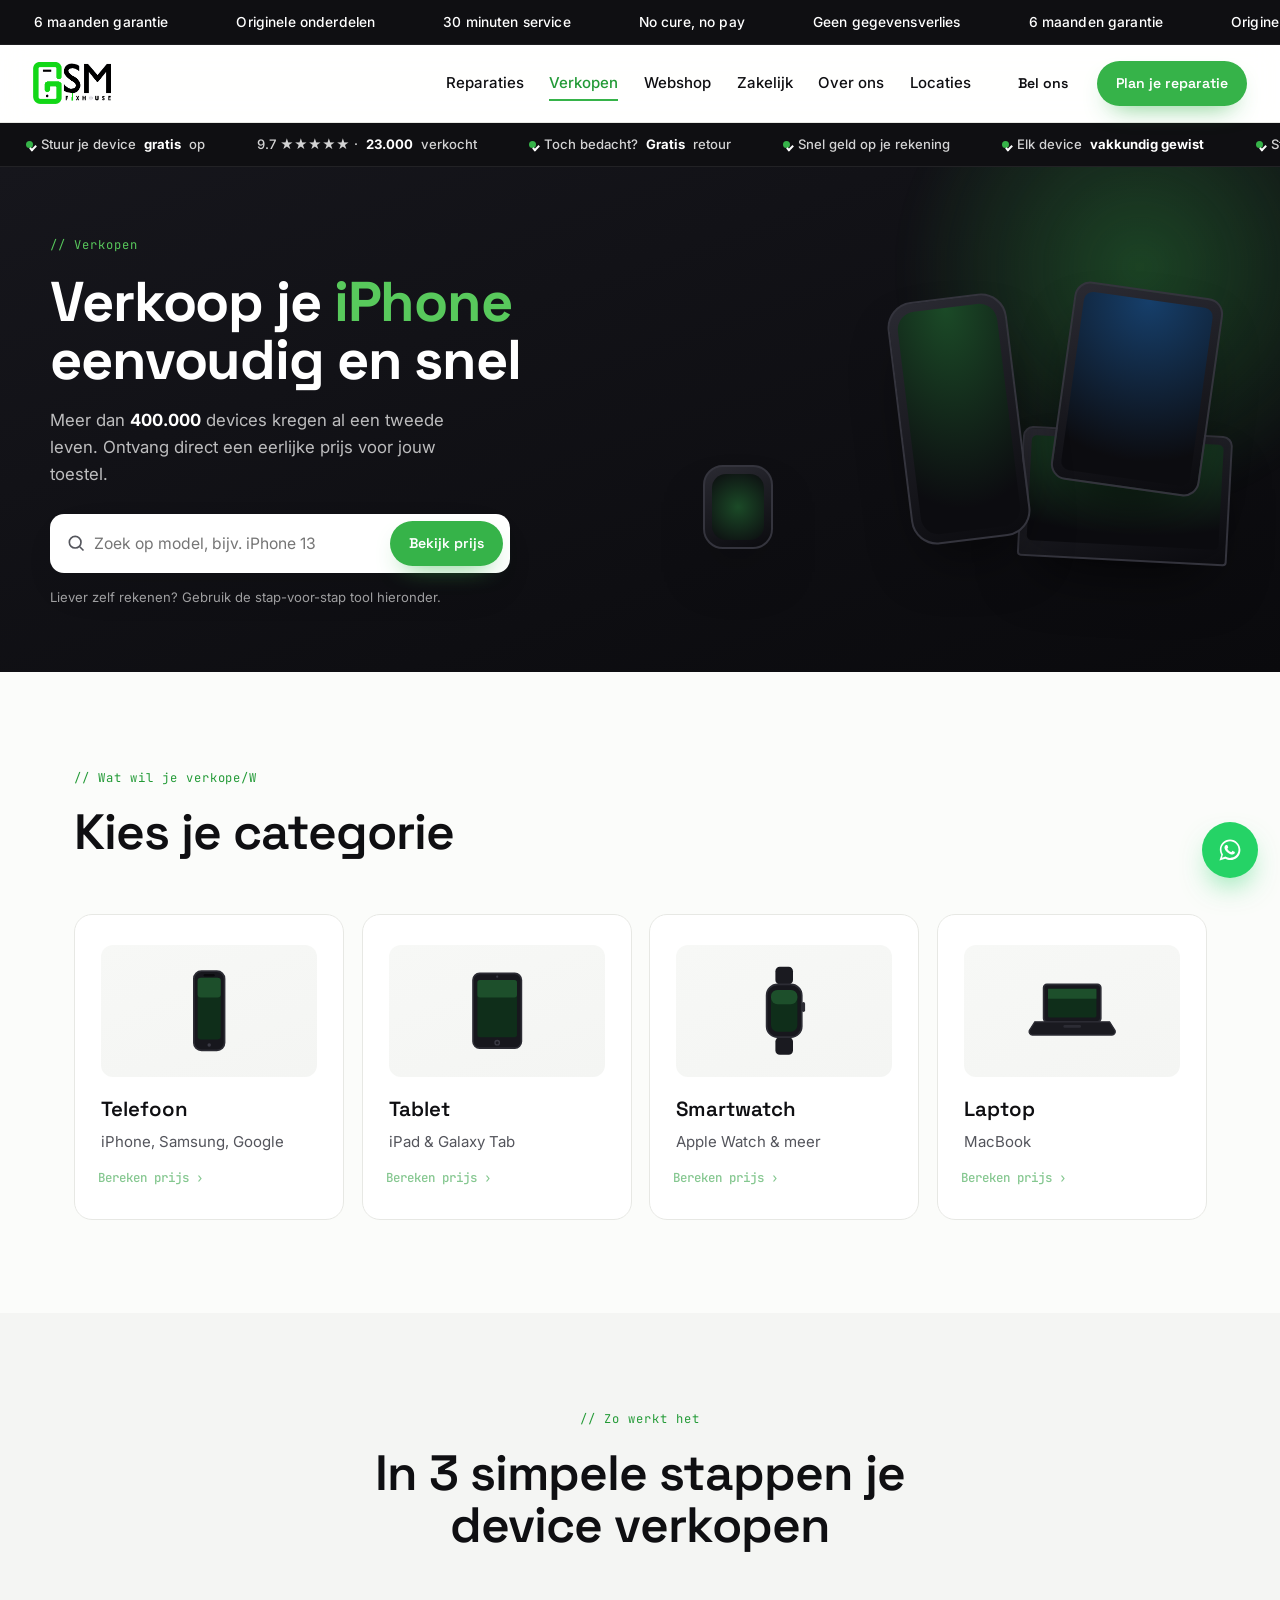
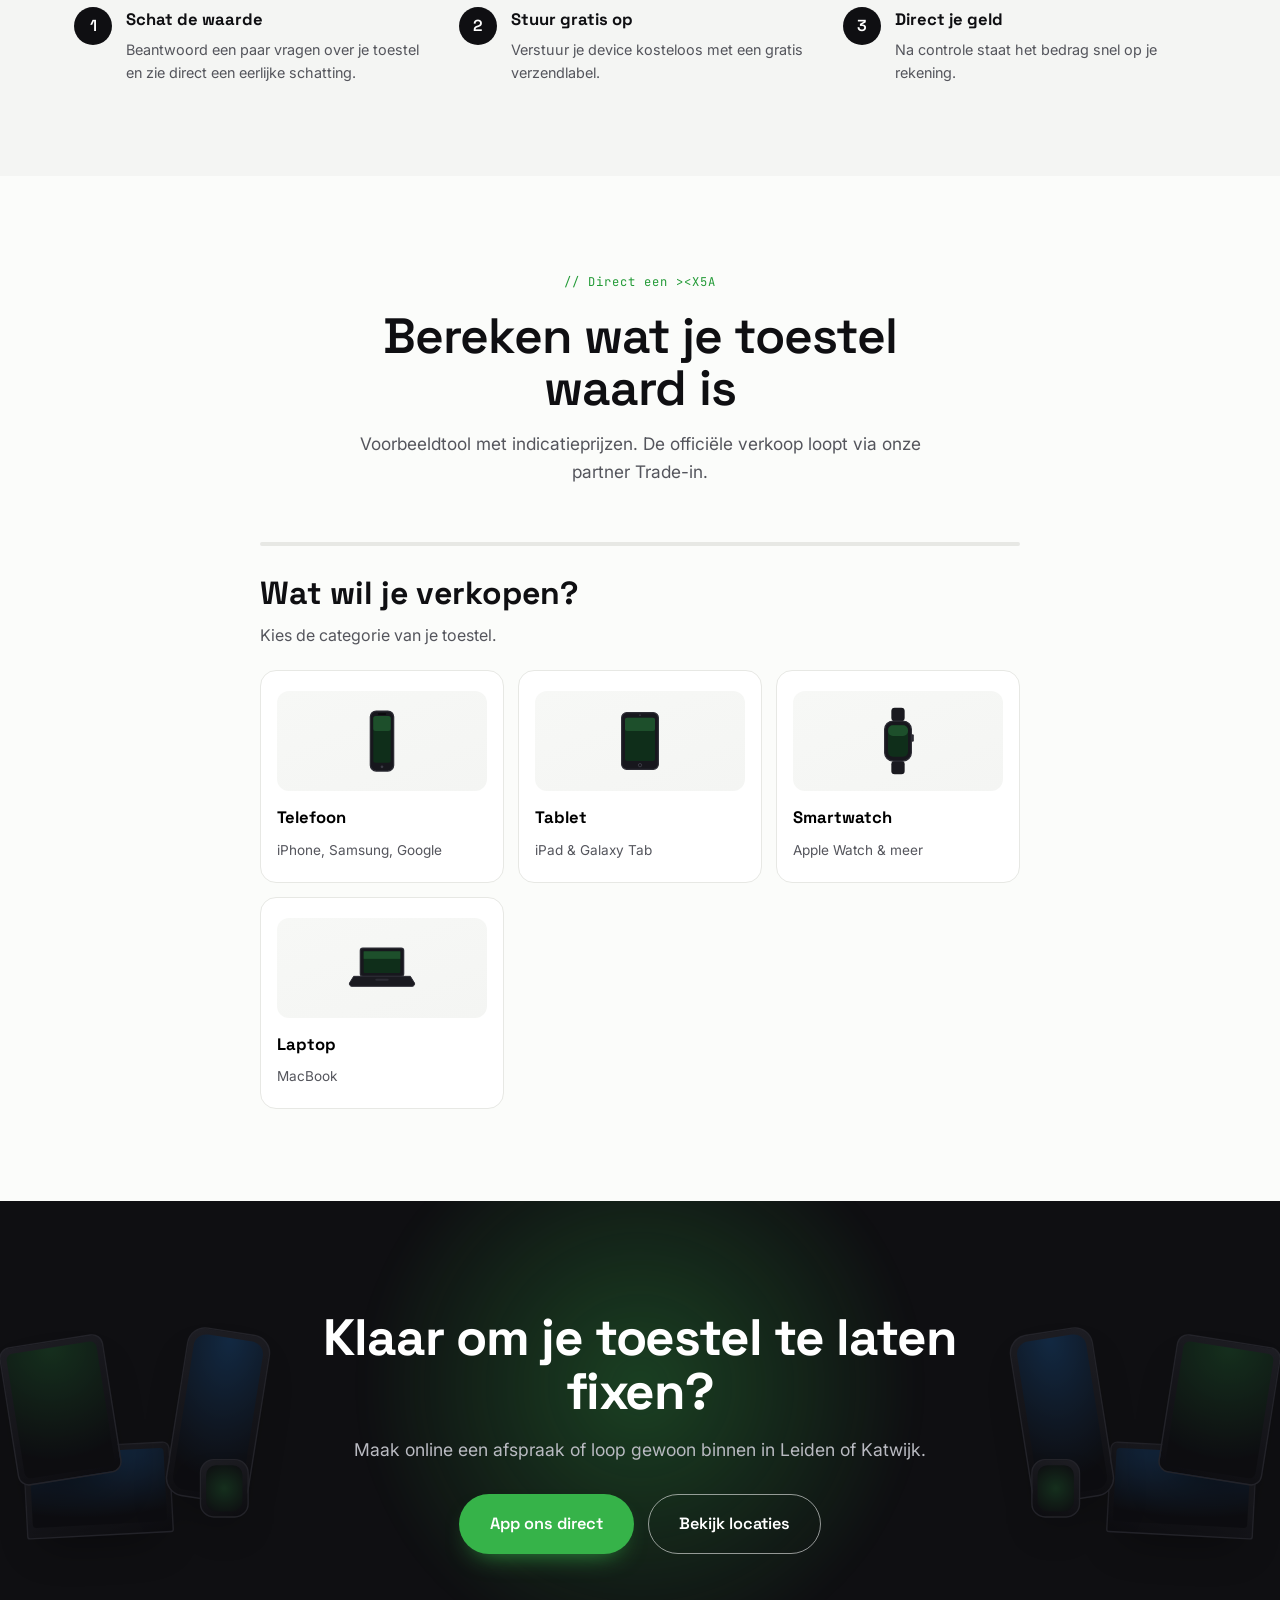
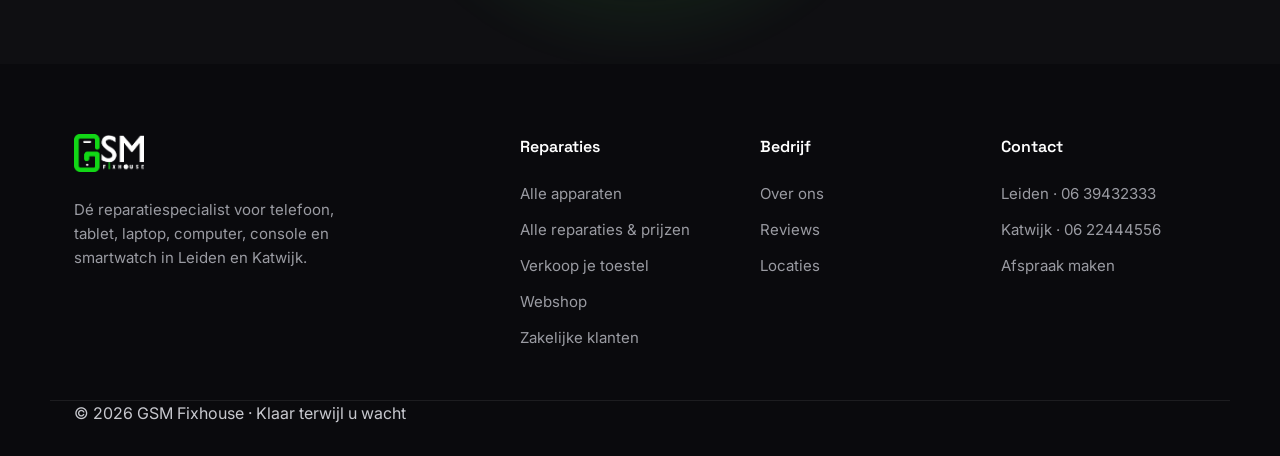
<file: verkopen.html>
<!DOCTYPE html>
<html lang="nl">
<head>
<meta charset="UTF-8">
<meta name="viewport" content="width=device-width, initial-scale=1">
<title>Verkoop je toestel · GSM Fixhouse</title>
<meta name="description" content="Verkoop je telefoon, tablet, smartwatch of laptop eenvoudig en snel. Ontvang direct een eerlijke prijs.">
<link rel="icon" type="image/svg+xml" href="assets/favicon.svg">
<link rel="preconnect" href="https://fonts.googleapis.com">
<link rel="preconnect" href="https://fonts.gstatic.com" crossorigin>
<link href="https://fonts.googleapis.com/css2?family=Space+Grotesk:wght@500;600;700&family=Inter:wght@400;500;600;700&family=JetBrains+Mono:wght@400;500&display=swap" rel="stylesheet">
<link rel="stylesheet" href="css/styles.css?v=17">
</head>
<body>
<div class="scroll-progress" id="scrollProgress"></div>
<div class="loader" id="loader" aria-hidden="true">
  <div class="loader__logo"><img src="assets/logo-mark.svg?v=17" alt="" width="115" height="163"></div>
  <div class="loader__bar"><span></span></div>
</div>
<div class="ticker"><div class="ticker__track"><span class="ticker__item">6 maanden garantie</span><span class="ticker__item">Originele onderdelen</span><span class="ticker__item">30 minuten service</span><span class="ticker__item">No cure, no pay</span><span class="ticker__item">Geen gegevensverlies</span><span class="ticker__item">6 maanden garantie</span><span class="ticker__item">Originele onderdelen</span><span class="ticker__item">30 minuten service</span><span class="ticker__item">No cure, no pay</span><span class="ticker__item">Geen gegevensverlies</span><span class="ticker__item">6 maanden garantie</span><span class="ticker__item">Originele onderdelen</span><span class="ticker__item">30 minuten service</span><span class="ticker__item">No cure, no pay</span><span class="ticker__item">Geen gegevensverlies</span></div></div>
<header class="header" id="header">
  <div class="header__inner">
    <a class="logo" href="index.html" aria-label="GSM Fixhouse"><img class="logo__img" src="assets/logo-full.png" alt="GSM Fixhouse" width="156" height="86"></a>
    <nav class="nav"><a class="" href="reparaties.html">Reparaties</a><a class="is-active" href="verkopen.html">Verkopen</a><a class="" href="webshop.html">Webshop</a><a class="" href="zakelijk.html">Zakelijk</a><a class="" href="over.html">Over ons</a><a class="" href="locaties.html">Locaties</a></nav>
    <div class="header__cta">
      <a class="btn btn--ghost btn--sm" href="tel:+31639432333">Bel ons</a>
      <a class="btn btn--primary btn--sm" href="#afspraak">Plan je reparatie</a>
      <a class="header__wa" href="https://wa.me/31639432333" aria-label="WhatsApp"><svg viewBox="0 0 32 32" width="20" height="20"><path fill="#fff" d="M16 3C9 3 3.5 8.5 3.5 15.5c0 2.4.7 4.6 1.8 6.5L3 29l7.2-2.2c1.8 1 3.9 1.6 6.1 1.6 7 0 12.5-5.6 12.5-12.5S23 3 16 3zm0 22.7c-1.9 0-3.7-.5-5.2-1.4l-.4-.2-4.3 1.3 1.3-4.2-.3-.4a10.2 10.2 0 0 1-1.6-5.6C5.5 9.8 10.2 5.2 16 5.2S26.5 9.8 26.5 15.5 21.8 25.7 16 25.7zm5.8-7.6c-.3-.2-1.9-.9-2.2-1-.3-.1-.5-.2-.7.2s-.8 1-1 1.2c-.2.2-.4.2-.7.1-1.9-1-3.2-1.7-4.4-3.8-.3-.6.3-.5.9-1.7.1-.2 0-.4 0-.6s-.7-1.7-1-2.3c-.3-.6-.5-.5-.7-.5h-.6c-.2 0-.6.1-.9.4-1.2 1.2-1.5 2.6-1.1 4.2.7 2.6 2.4 4.6 5.9 6.2 3.4 1.5 3.5 1 4.2.9.7-.1 1.9-.8 2.2-1.5.3-.7.3-1.4.2-1.5-.1-.1-.3-.2-.6-.3z"/></svg></a>
    </div>
  </div>
</header>
<main>
<section class="trustbar"><div class="trustbar__viewport"><div class="trustbar__track"><span class="trustbar__item"><span class="chk"></span>Stuur je device <strong>gratis</strong> op</span><span class="trustbar__item">9.7 ★★★★★ · <strong>23.000</strong> verkocht</span><span class="trustbar__item"><span class="chk"></span>Toch bedacht? <strong>Gratis</strong> retour</span><span class="trustbar__item"><span class="chk"></span>Snel geld op je rekening</span><span class="trustbar__item"><span class="chk"></span>Elk device <strong>vakkundig gewist</strong></span><span class="trustbar__item"><span class="chk"></span>Stuur je device <strong>gratis</strong> op</span><span class="trustbar__item">9.7 ★★★★★ · <strong>23.000</strong> verkocht</span><span class="trustbar__item"><span class="chk"></span>Toch bedacht? <strong>Gratis</strong> retour</span><span class="trustbar__item"><span class="chk"></span>Snel geld op je rekening</span><span class="trustbar__item"><span class="chk"></span>Elk device <strong>vakkundig gewist</strong></span></div></div></section>
<section class="tradein">
  <div class="tradein__glow"></div>
  <div class="container tradein__inner">
    <div class="tradein__copy">
      <span class="eyebrow eyebrow--light reveal" data-reveal data-decode>// Verkopen</span>
      <h1 class="tradein__title reveal" data-reveal>Verkoop je <span class="rotate" id="rotateWord">iPhone</span><br>eenvoudig en snel</h1>
      <p class="tradein__sub reveal" data-reveal>Meer dan <strong>400.000</strong> devices kregen al een tweede leven. Ontvang direct een eerlijke prijs voor jouw toestel.</p>
      <div class="tradein__search reveal" data-reveal>
        <svg viewBox="0 0 24 24"><circle cx="11" cy="11" r="7"/><line x1="21" y1="21" x2="16.5" y2="16.5"/></svg>
        <input type="text" name="q" placeholder="Zoek op model, bijv. iPhone 13" aria-label="Zoek op model">
        <a class="btn btn--primary btn--sm" href="#sellApp">Bekijk prijs</a>
      </div>
      <p class="tradein__hint reveal" data-reveal>Liever zelf rekenen? Gebruik de stap-voor-stap tool hieronder.</p>
    </div>
    <div class="tradein__art reveal" data-reveal>
      <div class="ti-dev ti-laptop"></div>
      <div class="ti-dev ti-tablet"></div>
      <div class="ti-dev ti-phone"></div>
      <div class="ti-dev ti-watch"></div>
    </div>
  </div>
</section>

<section class="section">
  <div class="container">
    <header class="section__head">
      <span class="eyebrow reveal" data-reveal data-decode>// Wat wil je verkopen?</span>
      <h2 class="section__title reveal" data-reveal>Kies je categorie</h2>
    </header>
    <div class="cards cards--4" data-stagger><a class="device-card reveal" data-reveal data-tilt href="#sellApp">
        <span class="dev-art"><svg viewBox="0 0 96 96" fill="none"><rect x="34" y="12" width="28" height="72" rx="7" fill="#17171d" stroke="#2c2c34" stroke-width="1.5"/><rect x="37.5" y="18" width="21" height="56" rx="3" fill="#0f2e1a"/><rect x="37.5" y="18" width="21" height="18" rx="3" fill="#1d4f2b"/><rect x="43" y="14.5" width="10" height="2.4" rx="1.2" fill="#0a0a0d"/><circle cx="48" cy="79" r="1.6" fill="#3a3a44"/></svg></span>
        <h3>Telefoon</h3><p>iPhone, Samsung, Google</p><span class="device-card__arrow">Bereken prijs &rsaquo;</span></a><a class="device-card reveal" data-reveal data-tilt href="#sellApp">
        <span class="dev-art"><svg viewBox="0 0 96 96" fill="none"><rect x="26" y="14" width="44" height="68" rx="6" fill="#17171d" stroke="#2c2c34" stroke-width="1.5"/><rect x="30" y="20" width="36" height="52" rx="2.5" fill="#0f2e1a"/><rect x="30" y="20" width="36" height="16" rx="2.5" fill="#1d4f2b"/><circle cx="48" cy="17" r="1" fill="#3a3a44"/><circle cx="48" cy="77" r="2" fill="none" stroke="#3a3a44" stroke-width="1.2"/></svg></span>
        <h3>Tablet</h3><p>iPad &amp; Galaxy Tab</p><span class="device-card__arrow">Bereken prijs &rsaquo;</span></a><a class="device-card reveal" data-reveal data-tilt href="#sellApp">
        <span class="dev-art"><svg viewBox="0 0 96 96" fill="none"><rect x="40" y="8" width="16" height="16" rx="4" fill="#1a1a20"/><rect x="40" y="72" width="16" height="16" rx="4" fill="#1a1a20"/><rect x="32" y="24" width="32" height="48" rx="10" fill="#17171d" stroke="#2c2c34" stroke-width="1.5"/><rect x="36" y="29" width="24" height="38" rx="6" fill="#0f2e1a"/><rect x="36" y="29" width="24" height="13" rx="6" fill="#1d4f2b"/><rect x="64" y="40" width="3" height="9" rx="1.5" fill="#2c2c34"/></svg></span>
        <h3>Smartwatch</h3><p>Apple Watch &amp; meer</p><span class="device-card__arrow">Bereken prijs &rsaquo;</span></a><a class="device-card reveal" data-reveal data-tilt href="#sellApp">
        <span class="dev-art"><svg viewBox="0 0 96 96" fill="none"><rect x="22" y="24" width="52" height="34" rx="3" fill="#17171d" stroke="#2c2c34" stroke-width="1.5"/><rect x="26" y="28" width="44" height="26" rx="1.5" fill="#0f2e1a"/><rect x="26" y="28" width="44" height="9" fill="#1d4f2b"/><path d="M14 58 h68 l5 8 a3 3 0 0 1 -3 4 H12 a3 3 0 0 1 -3 -4 z" fill="#1a1a20" stroke="#2c2c34" stroke-width="1.2"/><rect x="40" y="61" width="16" height="2.4" rx="1.2" fill="#2c2c34"/></svg></span>
        <h3>Laptop</h3><p>MacBook</p><span class="device-card__arrow">Bereken prijs &rsaquo;</span></a></div>
  </div>
</section>

<section class="section section--mist">
  <div class="container">
    <header class="section__head section__head--center">
      <span class="eyebrow reveal" data-reveal data-decode>// Zo werkt het</span>
      <h2 class="section__title reveal" data-reveal>In 3 simpele stappen je device verkopen</h2>
    </header>
    <div class="sellsteps"><div class="sellstep reveal" data-reveal><span class="sellstep__num">1</span><div><h4>Schat de waarde</h4><p>Beantwoord een paar vragen over je toestel en zie direct een eerlijke schatting.</p></div></div><div class="sellstep reveal" data-reveal><span class="sellstep__num">2</span><div><h4>Stuur gratis op</h4><p>Verstuur je device kosteloos met een gratis verzendlabel.</p></div></div><div class="sellstep reveal" data-reveal><span class="sellstep__num">3</span><div><h4>Direct je geld</h4><p>Na controle staat het bedrag snel op je rekening.</p></div></div></div>
  </div>
</section>

<section class="section">
  <div class="container">
    <header class="section__head section__head--center">
      <span class="eyebrow reveal" data-reveal data-decode>// Direct een prijs</span>
      <h2 class="section__title reveal" data-reveal>Bereken wat je toestel waard is</h2>
      <p class="section__sub reveal" data-reveal>Voorbeeldtool met indicatieprijzen. De officiële verkoop loopt via onze partner Trade-in.</p>
    </header>
    <div class="flow-app reveal" data-reveal><div id="sellApp"></div></div>
  </div>
</section>
<section class="cta-band" id="afspraak">
  <div class="cta-band__glow"></div>
  <div class="dev-cluster dev-cluster--b dev-cluster--cta dev-cluster--cta-l" aria-hidden="true">
    <div class="ti-dev ti-laptop"></div>
    <div class="ti-dev ti-tablet"></div>
    <div class="ti-dev ti-phone"></div>
    <div class="ti-dev ti-watch"></div>
  </div>
  <div class="dev-cluster dev-cluster--b dev-cluster--cta dev-cluster--cta-r" aria-hidden="true">
    <div class="ti-dev ti-laptop"></div>
    <div class="ti-dev ti-tablet"></div>
    <div class="ti-dev ti-phone"></div>
    <div class="ti-dev ti-watch"></div>
  </div>
  <div class="container cta-band__inner">
    <div>
      <h2 class="reveal" data-reveal>Klaar om je toestel te laten fixen?</h2>
      <p class="reveal" data-reveal>Maak online een afspraak of loop gewoon binnen in Leiden of Katwijk.</p>
    </div>
    <div class="cta-band__actions reveal" data-reveal>
      <a class="btn btn--primary btn--lg" href="https://wa.me/31639432333">App ons direct</a>
      <a class="btn btn--line-light btn--lg" href="locaties.html">Bekijk locaties</a>
    </div>
  </div>
</section>
</main>
<footer class="footer">
  <div class="container footer__inner">
    <div class="footer__brand">
      <a class="logo logo--light" href="index.html"><img class="logo__img logo__img--footer" src="assets/logo-full-light.png" alt="GSM Fixhouse" width="156" height="86"></a>
      <p>Dé reparatiespecialist voor telefoon, tablet, laptop, computer, console en smartwatch in Leiden en Katwijk.</p>
    </div>
    <div class="footer__col">
      <h4>Reparaties</h4>
      <a href="reparaties.html">Alle apparaten</a>
      <a href="alle-reparaties.html">Alle reparaties &amp; prijzen</a>
      <a href="verkopen.html">Verkoop je toestel</a>
      <a href="webshop.html">Webshop</a>
      <a href="zakelijk.html">Zakelijke klanten</a>
    </div>
    <div class="footer__col">
      <h4>Bedrijf</h4>
      <a href="over.html">Over ons</a>
      <a href="over.html#reviews">Reviews</a>
      <a href="locaties.html">Locaties</a>
    </div>
    <div class="footer__col">
      <h4>Contact</h4>
      <a href="https://wa.me/31639432333">Leiden · 06 39432333</a>
      <a href="https://wa.me/31622444556">Katwijk · 06 22444556</a>
      <a href="#afspraak">Afspraak maken</a>
    </div>
  </div>
  <div class="footer__bar"><div class="container">© 2026 GSM Fixhouse · Klaar terwijl u wacht</div></div>
</footer>
<nav class="bottom-nav" aria-label="Mobiele navigatie"><a class="bottom-nav__item" href="index.html"><svg viewBox="0 0 24 24"><path d="M3 11.5 12 4l9 7.5"/><path d="M5 10v10h14V10"/></svg><span>Home</span></a><a class="bottom-nav__item" href="reparaties.html"><svg viewBox="0 0 24 24"><path d="M14.7 6.3a4 4 0 0 0-5.4 5.4L3 18v3h3l6.3-6.3a4 4 0 0 0 5.4-5.4l-2.3 2.3-2-2 2.3-2.3z"/></svg><span>Reparatie</span></a><a class="bottom-nav__item is-active" href="verkopen.html"><svg viewBox="0 0 24 24"><path d="M20 12V7l-7-4-7 4v5c0 5 3 7 7 9 4-2 7-4 7-9z" opacity="0"/><path d="M3 11l9-7 9 7-1 8a2 2 0 0 1-2 2H6a2 2 0 0 1-2-2z" opacity="0"/><circle cx="9" cy="9" r="1.4"/><path d="M3.5 12.5 11 5h6.5a2 2 0 0 1 2 2V13.5L12 21z"/></svg><span>Verkopen</span></a><a class="bottom-nav__item" href="webshop.html"><svg viewBox="0 0 24 24"><path d="M6 8h12l-1 11a2 2 0 0 1-2 2H9a2 2 0 0 1-2-2L6 8z"/><path d="M9 8a3 3 0 0 1 6 0"/></svg><span>Webshop</span></a><a class="bottom-nav__item" href="locaties.html"><svg viewBox="0 0 24 24"><path d="M12 21s7-6.2 7-11a7 7 0 1 0-14 0c0 4.8 7 11 7 11z"/><circle cx="12" cy="10" r="2.4"/></svg><span>Locaties</span></a></nav>
<a class="wa-fab" href="https://wa.me/31639432333" aria-label="WhatsApp"><svg viewBox="0 0 32 32" width="26" height="26"><path fill="#fff" d="M16 3C9 3 3.5 8.5 3.5 15.5c0 2.4.7 4.6 1.8 6.5L3 29l7.2-2.2c1.8 1 3.9 1.6 6.1 1.6 7 0 12.5-5.6 12.5-12.5S23 3 16 3zm0 22.7c-1.9 0-3.7-.5-5.2-1.4l-.4-.2-4.3 1.3 1.3-4.2-.3-.4a10.2 10.2 0 0 1-1.6-5.6C5.5 9.8 10.2 5.2 16 5.2S26.5 9.8 26.5 15.5 21.8 25.7 16 25.7zm5.8-7.6c-.3-.2-1.9-.9-2.2-1-.3-.1-.5-.2-.7.2s-.8 1-1 1.2c-.2.2-.4.2-.7.1-1.9-1-3.2-1.7-4.4-3.8-.3-.6.3-.5.9-1.7.1-.2 0-.4 0-.6s-.7-1.7-1-2.3c-.3-.6-.5-.5-.7-.5h-.6c-.2 0-.6.1-.9.4-1.2 1.2-1.5 2.6-1.1 4.2.7 2.6 2.4 4.6 5.9 6.2 3.4 1.5 3.5 1 4.2.9.7-.1 1.9-.8 2.2-1.5.3-.7.3-1.4.2-1.5-.1-.1-.3-.2-.6-.3z"/></svg></a>
<script src="js/main.js?v=17" defer></script><script src="js/catalog.js?v=17" defer></script><script src="js/flow.js?v=17" defer></script>
</body>
</html>
</file>
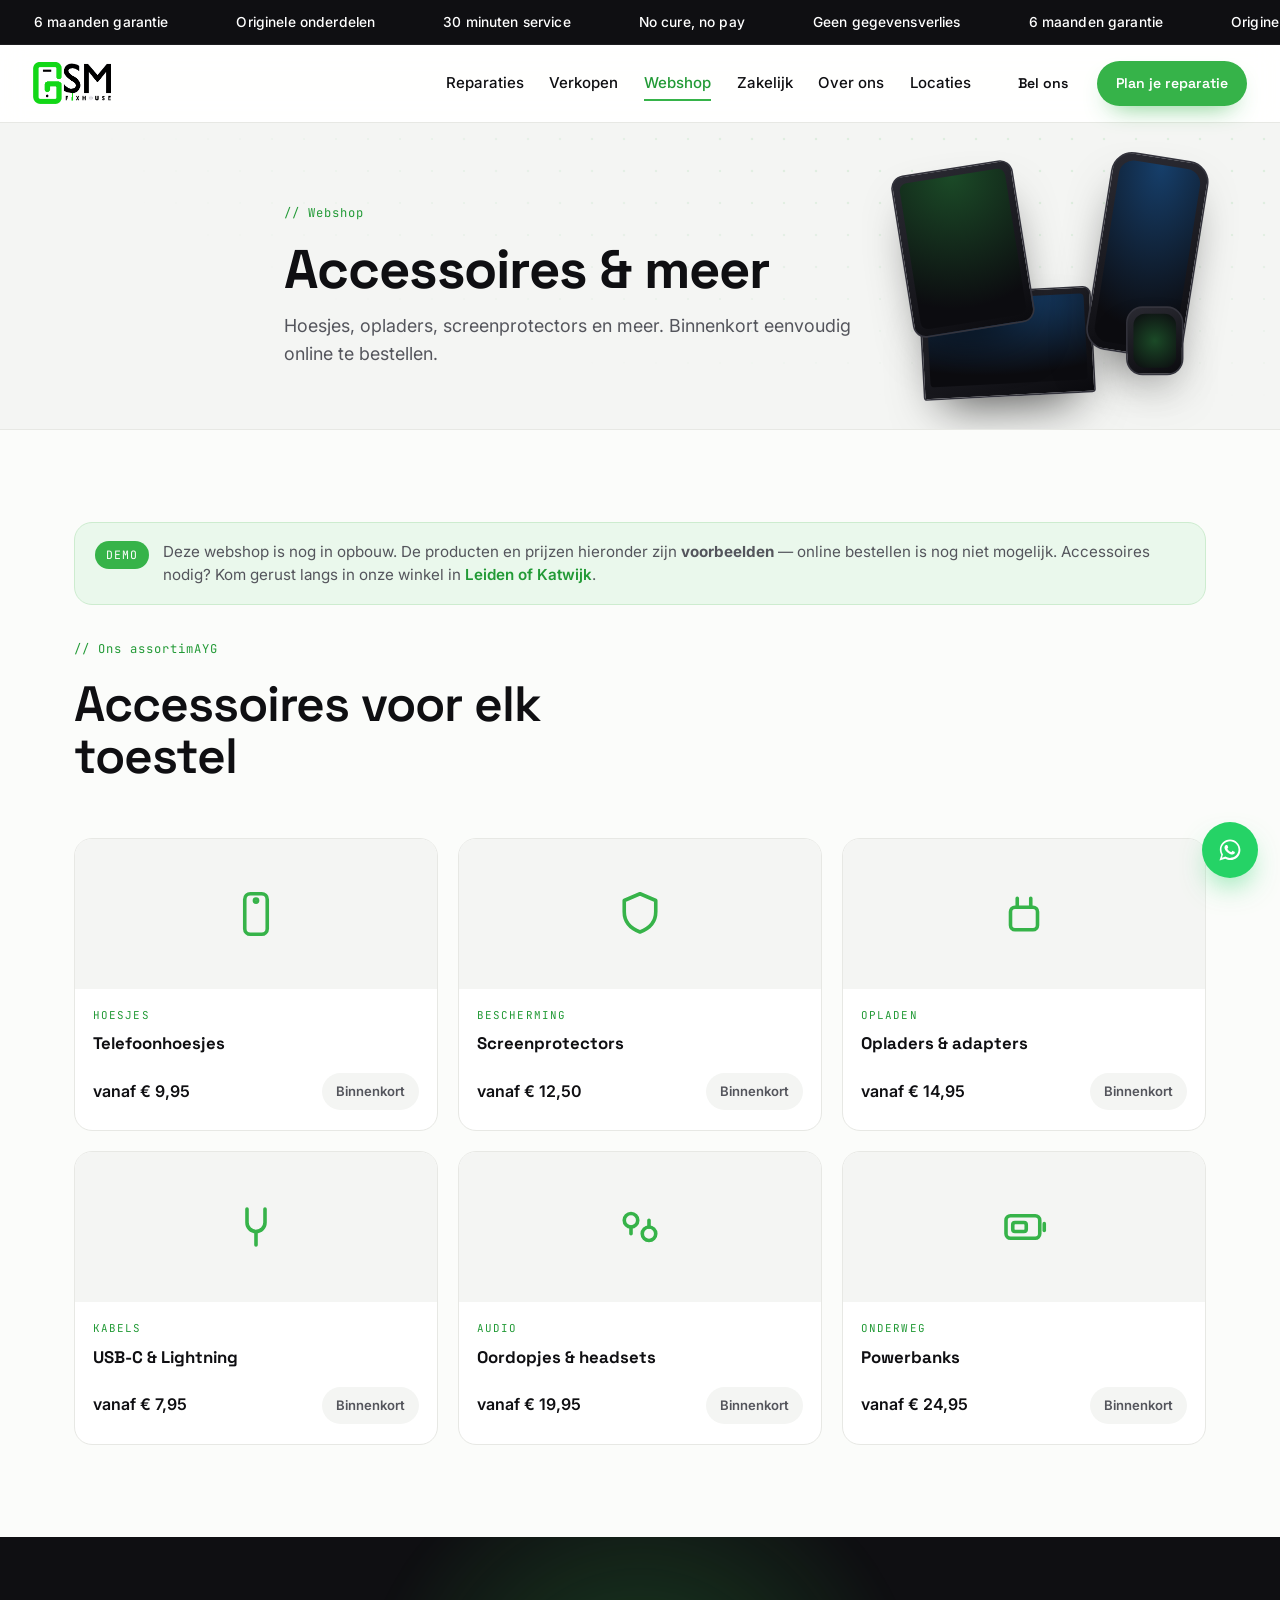
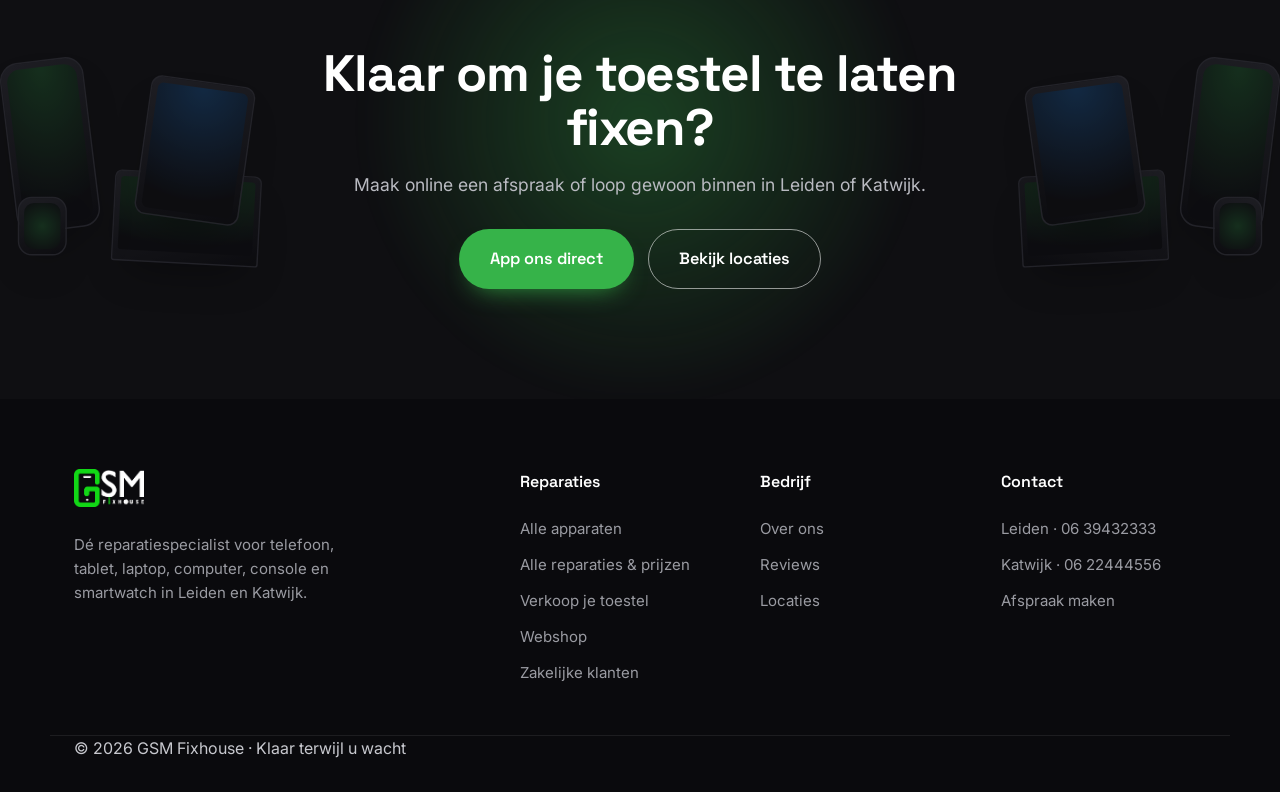
<file: webshop.html>
<!DOCTYPE html>
<html lang="nl">
<head>
<meta charset="UTF-8">
<meta name="viewport" content="width=device-width, initial-scale=1">
<title>Webshop &middot; Accessoires &middot; GSM Fixhouse</title>
<meta name="description" content="Hoesjes, opladers, screenprotectors en meer accessoires bij GSM Fixhouse. Binnenkort online te bestellen.">
<link rel="icon" type="image/svg+xml" href="assets/favicon.svg">
<link rel="preconnect" href="https://fonts.googleapis.com">
<link rel="preconnect" href="https://fonts.gstatic.com" crossorigin>
<link href="https://fonts.googleapis.com/css2?family=Space+Grotesk:wght@500;600;700&family=Inter:wght@400;500;600;700&family=JetBrains+Mono:wght@400;500&display=swap" rel="stylesheet">
<link rel="stylesheet" href="css/styles.css?v=17">
</head>
<body>
<div class="scroll-progress" id="scrollProgress"></div>
<div class="loader" id="loader" aria-hidden="true">
  <div class="loader__logo"><img src="assets/logo-mark.svg?v=17" alt="" width="115" height="163"></div>
  <div class="loader__bar"><span></span></div>
</div>
<div class="ticker"><div class="ticker__track"><span class="ticker__item">6 maanden garantie</span><span class="ticker__item">Originele onderdelen</span><span class="ticker__item">30 minuten service</span><span class="ticker__item">No cure, no pay</span><span class="ticker__item">Geen gegevensverlies</span><span class="ticker__item">6 maanden garantie</span><span class="ticker__item">Originele onderdelen</span><span class="ticker__item">30 minuten service</span><span class="ticker__item">No cure, no pay</span><span class="ticker__item">Geen gegevensverlies</span><span class="ticker__item">6 maanden garantie</span><span class="ticker__item">Originele onderdelen</span><span class="ticker__item">30 minuten service</span><span class="ticker__item">No cure, no pay</span><span class="ticker__item">Geen gegevensverlies</span></div></div>
<header class="header" id="header">
  <div class="header__inner">
    <a class="logo" href="index.html" aria-label="GSM Fixhouse"><img class="logo__img" src="assets/logo-full.png" alt="GSM Fixhouse" width="156" height="86"></a>
    <nav class="nav"><a class="" href="reparaties.html">Reparaties</a><a class="" href="verkopen.html">Verkopen</a><a class="is-active" href="webshop.html">Webshop</a><a class="" href="zakelijk.html">Zakelijk</a><a class="" href="over.html">Over ons</a><a class="" href="locaties.html">Locaties</a></nav>
    <div class="header__cta">
      <a class="btn btn--ghost btn--sm" href="tel:+31639432333">Bel ons</a>
      <a class="btn btn--primary btn--sm" href="#afspraak">Plan je reparatie</a>
      <a class="header__wa" href="https://wa.me/31639432333" aria-label="WhatsApp"><svg viewBox="0 0 32 32" width="20" height="20"><path fill="#fff" d="M16 3C9 3 3.5 8.5 3.5 15.5c0 2.4.7 4.6 1.8 6.5L3 29l7.2-2.2c1.8 1 3.9 1.6 6.1 1.6 7 0 12.5-5.6 12.5-12.5S23 3 16 3zm0 22.7c-1.9 0-3.7-.5-5.2-1.4l-.4-.2-4.3 1.3 1.3-4.2-.3-.4a10.2 10.2 0 0 1-1.6-5.6C5.5 9.8 10.2 5.2 16 5.2S26.5 9.8 26.5 15.5 21.8 25.7 16 25.7zm5.8-7.6c-.3-.2-1.9-.9-2.2-1-.3-.1-.5-.2-.7.2s-.8 1-1 1.2c-.2.2-.4.2-.7.1-1.9-1-3.2-1.7-4.4-3.8-.3-.6.3-.5.9-1.7.1-.2 0-.4 0-.6s-.7-1.7-1-2.3c-.3-.6-.5-.5-.7-.5h-.6c-.2 0-.6.1-.9.4-1.2 1.2-1.5 2.6-1.1 4.2.7 2.6 2.4 4.6 5.9 6.2 3.4 1.5 3.5 1 4.2.9.7-.1 1.9-.8 2.2-1.5.3-.7.3-1.4.2-1.5-.1-.1-.3-.2-.6-.3z"/></svg></a>
    </div>
  </div>
</header>
<main>
<section class="page-hero">
  <div class="page-hero__grid"></div>
  <div class="dev-cluster dev-cluster--b" aria-hidden="true">
    <div class="ti-dev ti-laptop"></div>
    <div class="ti-dev ti-tablet"></div>
    <div class="ti-dev ti-phone"></div>
    <div class="ti-dev ti-watch"></div>
  </div>
  <div class="container page-hero__inner">
    <span class="eyebrow reveal" data-reveal data-decode>// Webshop</span>
    <h1 class="page-hero__title reveal" data-reveal>Accessoires &amp; meer</h1>
    <p class="page-hero__sub reveal" data-reveal>Hoesjes, opladers, screenprotectors en meer. Binnenkort eenvoudig online te bestellen.</p>
  </div>
</section>
<section class="section">
  <div class="container">
    <div class="shop-demo reveal" data-reveal>
      <span class="shop-demo__badge">Demo</span>
      <p>Deze webshop is nog in opbouw. De producten en prijzen hieronder zijn <strong>voorbeelden</strong> &mdash; online bestellen is nog niet mogelijk. Accessoires nodig? Kom gerust langs in onze winkel in <a href="locaties.html">Leiden of Katwijk</a>.</p>
    </div>
    <header class="section__head">
      <span class="eyebrow reveal" data-reveal data-decode>// Ons assortiment</span>
      <h2 class="section__title reveal" data-reveal>Accessoires voor elk toestel</h2>
    </header>
    <div class="shop-grid" data-stagger><article class="shop-card reveal" data-reveal>
      <div class="shop-card__media"><svg viewBox="0 0 24 24"><rect x="7" y="3" width="10" height="18" rx="2.5"/><circle cx="12" cy="6" r=".7"/></svg></div>
      <div class="shop-card__body">
        <span class="shop-card__cat">Hoesjes</span>
        <h3 class="shop-card__name">Telefoonhoesjes</h3>
        <div class="shop-card__row"><span class="shop-card__price">vanaf &euro; 9,95</span><button class="shop-card__btn" type="button" disabled>Binnenkort</button></div>
      </div>
    </article><article class="shop-card reveal" data-reveal>
      <div class="shop-card__media"><svg viewBox="0 0 24 24"><path d="M12 3l7 3v5c0 4.5-3 7.5-7 9-4-1.5-7-4.5-7-9V6z"/></svg></div>
      <div class="shop-card__body">
        <span class="shop-card__cat">Bescherming</span>
        <h3 class="shop-card__name">Screenprotectors</h3>
        <div class="shop-card__row"><span class="shop-card__price">vanaf &euro; 12,50</span><button class="shop-card__btn" type="button" disabled>Binnenkort</button></div>
      </div>
    </article><article class="shop-card reveal" data-reveal>
      <div class="shop-card__media"><svg viewBox="0 0 24 24"><rect x="6" y="9" width="12" height="10" rx="2"/><path d="M9 9V5M15 9V5"/></svg></div>
      <div class="shop-card__body">
        <span class="shop-card__cat">Opladen</span>
        <h3 class="shop-card__name">Opladers &amp; adapters</h3>
        <div class="shop-card__row"><span class="shop-card__price">vanaf &euro; 14,95</span><button class="shop-card__btn" type="button" disabled>Binnenkort</button></div>
      </div>
    </article><article class="shop-card reveal" data-reveal>
      <div class="shop-card__media"><svg viewBox="0 0 24 24"><path d="M8 4v6a4 4 0 0 0 8 0V4"/><path d="M12 14v6"/></svg></div>
      <div class="shop-card__body">
        <span class="shop-card__cat">Kabels</span>
        <h3 class="shop-card__name">USB-C &amp; Lightning</h3>
        <div class="shop-card__row"><span class="shop-card__price">vanaf &euro; 7,95</span><button class="shop-card__btn" type="button" disabled>Binnenkort</button></div>
      </div>
    </article><article class="shop-card reveal" data-reveal>
      <div class="shop-card__media"><svg viewBox="0 0 24 24"><circle cx="8" cy="9" r="3"/><circle cx="16" cy="15" r="3"/><path d="M8 12v3M16 12V9"/></svg></div>
      <div class="shop-card__body">
        <span class="shop-card__cat">Audio</span>
        <h3 class="shop-card__name">Oordopjes &amp; headsets</h3>
        <div class="shop-card__row"><span class="shop-card__price">vanaf &euro; 19,95</span><button class="shop-card__btn" type="button" disabled>Binnenkort</button></div>
      </div>
    </article><article class="shop-card reveal" data-reveal>
      <div class="shop-card__media"><svg viewBox="0 0 24 24"><rect x="4" y="7" width="15" height="10" rx="2"/><line x1="21" y1="10.5" x2="21" y2="13.5"/><rect x="7" y="10" width="6" height="4" rx="1"/></svg></div>
      <div class="shop-card__body">
        <span class="shop-card__cat">Onderweg</span>
        <h3 class="shop-card__name">Powerbanks</h3>
        <div class="shop-card__row"><span class="shop-card__price">vanaf &euro; 24,95</span><button class="shop-card__btn" type="button" disabled>Binnenkort</button></div>
      </div>
    </article></div>
  </div>
</section>
<section class="cta-band" id="afspraak">
  <div class="cta-band__glow"></div>
  <div class="dev-cluster dev-cluster--a dev-cluster--cta dev-cluster--cta-l" aria-hidden="true">
    <div class="ti-dev ti-laptop"></div>
    <div class="ti-dev ti-tablet"></div>
    <div class="ti-dev ti-phone"></div>
    <div class="ti-dev ti-watch"></div>
  </div>
  <div class="dev-cluster dev-cluster--a dev-cluster--cta dev-cluster--cta-r" aria-hidden="true">
    <div class="ti-dev ti-laptop"></div>
    <div class="ti-dev ti-tablet"></div>
    <div class="ti-dev ti-phone"></div>
    <div class="ti-dev ti-watch"></div>
  </div>
  <div class="container cta-band__inner">
    <div>
      <h2 class="reveal" data-reveal>Klaar om je toestel te laten fixen?</h2>
      <p class="reveal" data-reveal>Maak online een afspraak of loop gewoon binnen in Leiden of Katwijk.</p>
    </div>
    <div class="cta-band__actions reveal" data-reveal>
      <a class="btn btn--primary btn--lg" href="https://wa.me/31639432333">App ons direct</a>
      <a class="btn btn--line-light btn--lg" href="locaties.html">Bekijk locaties</a>
    </div>
  </div>
</section>
</main>
<footer class="footer">
  <div class="container footer__inner">
    <div class="footer__brand">
      <a class="logo logo--light" href="index.html"><img class="logo__img logo__img--footer" src="assets/logo-full-light.png" alt="GSM Fixhouse" width="156" height="86"></a>
      <p>Dé reparatiespecialist voor telefoon, tablet, laptop, computer, console en smartwatch in Leiden en Katwijk.</p>
    </div>
    <div class="footer__col">
      <h4>Reparaties</h4>
      <a href="reparaties.html">Alle apparaten</a>
      <a href="alle-reparaties.html">Alle reparaties &amp; prijzen</a>
      <a href="verkopen.html">Verkoop je toestel</a>
      <a href="webshop.html">Webshop</a>
      <a href="zakelijk.html">Zakelijke klanten</a>
    </div>
    <div class="footer__col">
      <h4>Bedrijf</h4>
      <a href="over.html">Over ons</a>
      <a href="over.html#reviews">Reviews</a>
      <a href="locaties.html">Locaties</a>
    </div>
    <div class="footer__col">
      <h4>Contact</h4>
      <a href="https://wa.me/31639432333">Leiden · 06 39432333</a>
      <a href="https://wa.me/31622444556">Katwijk · 06 22444556</a>
      <a href="#afspraak">Afspraak maken</a>
    </div>
  </div>
  <div class="footer__bar"><div class="container">© 2026 GSM Fixhouse · Klaar terwijl u wacht</div></div>
</footer>
<nav class="bottom-nav" aria-label="Mobiele navigatie"><a class="bottom-nav__item" href="index.html"><svg viewBox="0 0 24 24"><path d="M3 11.5 12 4l9 7.5"/><path d="M5 10v10h14V10"/></svg><span>Home</span></a><a class="bottom-nav__item" href="reparaties.html"><svg viewBox="0 0 24 24"><path d="M14.7 6.3a4 4 0 0 0-5.4 5.4L3 18v3h3l6.3-6.3a4 4 0 0 0 5.4-5.4l-2.3 2.3-2-2 2.3-2.3z"/></svg><span>Reparatie</span></a><a class="bottom-nav__item" href="verkopen.html"><svg viewBox="0 0 24 24"><path d="M20 12V7l-7-4-7 4v5c0 5 3 7 7 9 4-2 7-4 7-9z" opacity="0"/><path d="M3 11l9-7 9 7-1 8a2 2 0 0 1-2 2H6a2 2 0 0 1-2-2z" opacity="0"/><circle cx="9" cy="9" r="1.4"/><path d="M3.5 12.5 11 5h6.5a2 2 0 0 1 2 2V13.5L12 21z"/></svg><span>Verkopen</span></a><a class="bottom-nav__item is-active" href="webshop.html"><svg viewBox="0 0 24 24"><path d="M6 8h12l-1 11a2 2 0 0 1-2 2H9a2 2 0 0 1-2-2L6 8z"/><path d="M9 8a3 3 0 0 1 6 0"/></svg><span>Webshop</span></a><a class="bottom-nav__item" href="locaties.html"><svg viewBox="0 0 24 24"><path d="M12 21s7-6.2 7-11a7 7 0 1 0-14 0c0 4.8 7 11 7 11z"/><circle cx="12" cy="10" r="2.4"/></svg><span>Locaties</span></a></nav>
<a class="wa-fab" href="https://wa.me/31639432333" aria-label="WhatsApp"><svg viewBox="0 0 32 32" width="26" height="26"><path fill="#fff" d="M16 3C9 3 3.5 8.5 3.5 15.5c0 2.4.7 4.6 1.8 6.5L3 29l7.2-2.2c1.8 1 3.9 1.6 6.1 1.6 7 0 12.5-5.6 12.5-12.5S23 3 16 3zm0 22.7c-1.9 0-3.7-.5-5.2-1.4l-.4-.2-4.3 1.3 1.3-4.2-.3-.4a10.2 10.2 0 0 1-1.6-5.6C5.5 9.8 10.2 5.2 16 5.2S26.5 9.8 26.5 15.5 21.8 25.7 16 25.7zm5.8-7.6c-.3-.2-1.9-.9-2.2-1-.3-.1-.5-.2-.7.2s-.8 1-1 1.2c-.2.2-.4.2-.7.1-1.9-1-3.2-1.7-4.4-3.8-.3-.6.3-.5.9-1.7.1-.2 0-.4 0-.6s-.7-1.7-1-2.3c-.3-.6-.5-.5-.7-.5h-.6c-.2 0-.6.1-.9.4-1.2 1.2-1.5 2.6-1.1 4.2.7 2.6 2.4 4.6 5.9 6.2 3.4 1.5 3.5 1 4.2.9.7-.1 1.9-.8 2.2-1.5.3-.7.3-1.4.2-1.5-.1-.1-.3-.2-.6-.3z"/></svg></a>
<script src="js/main.js?v=17" defer></script>
</body>
</html>
</file>
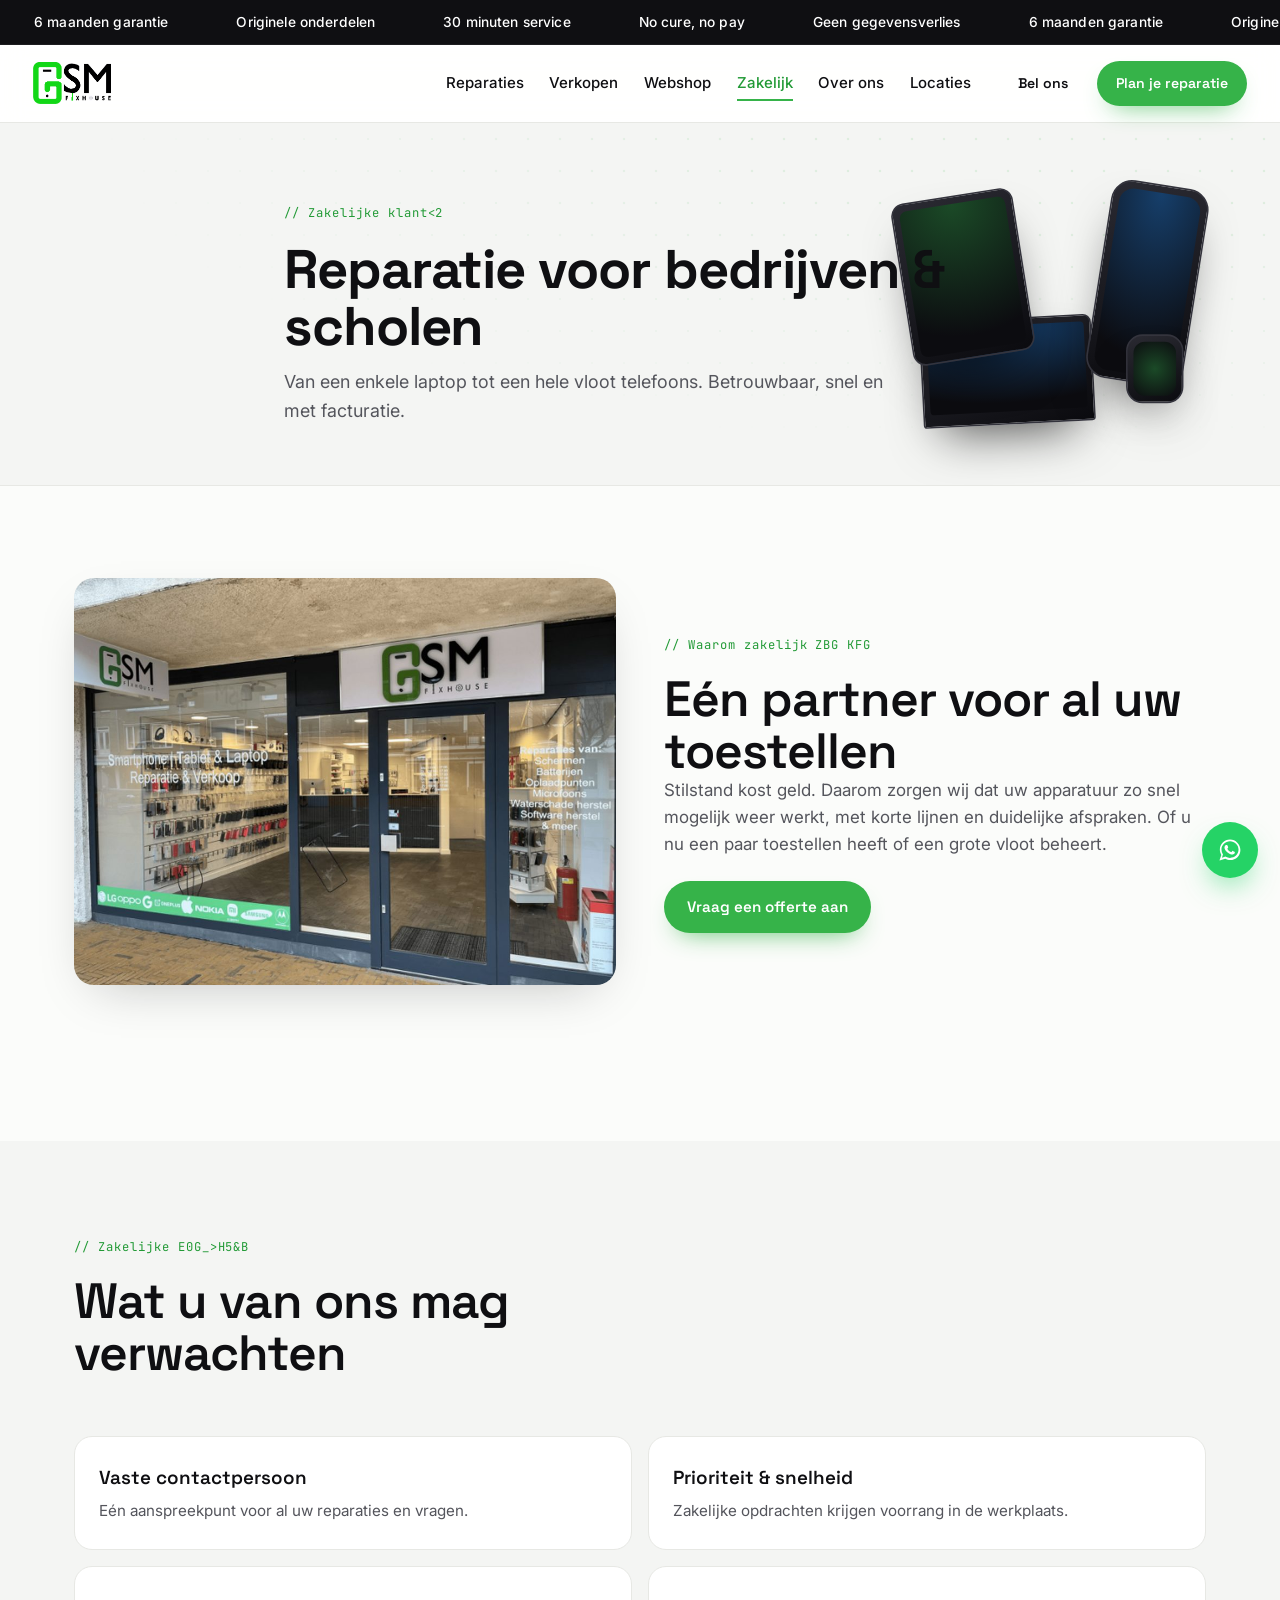
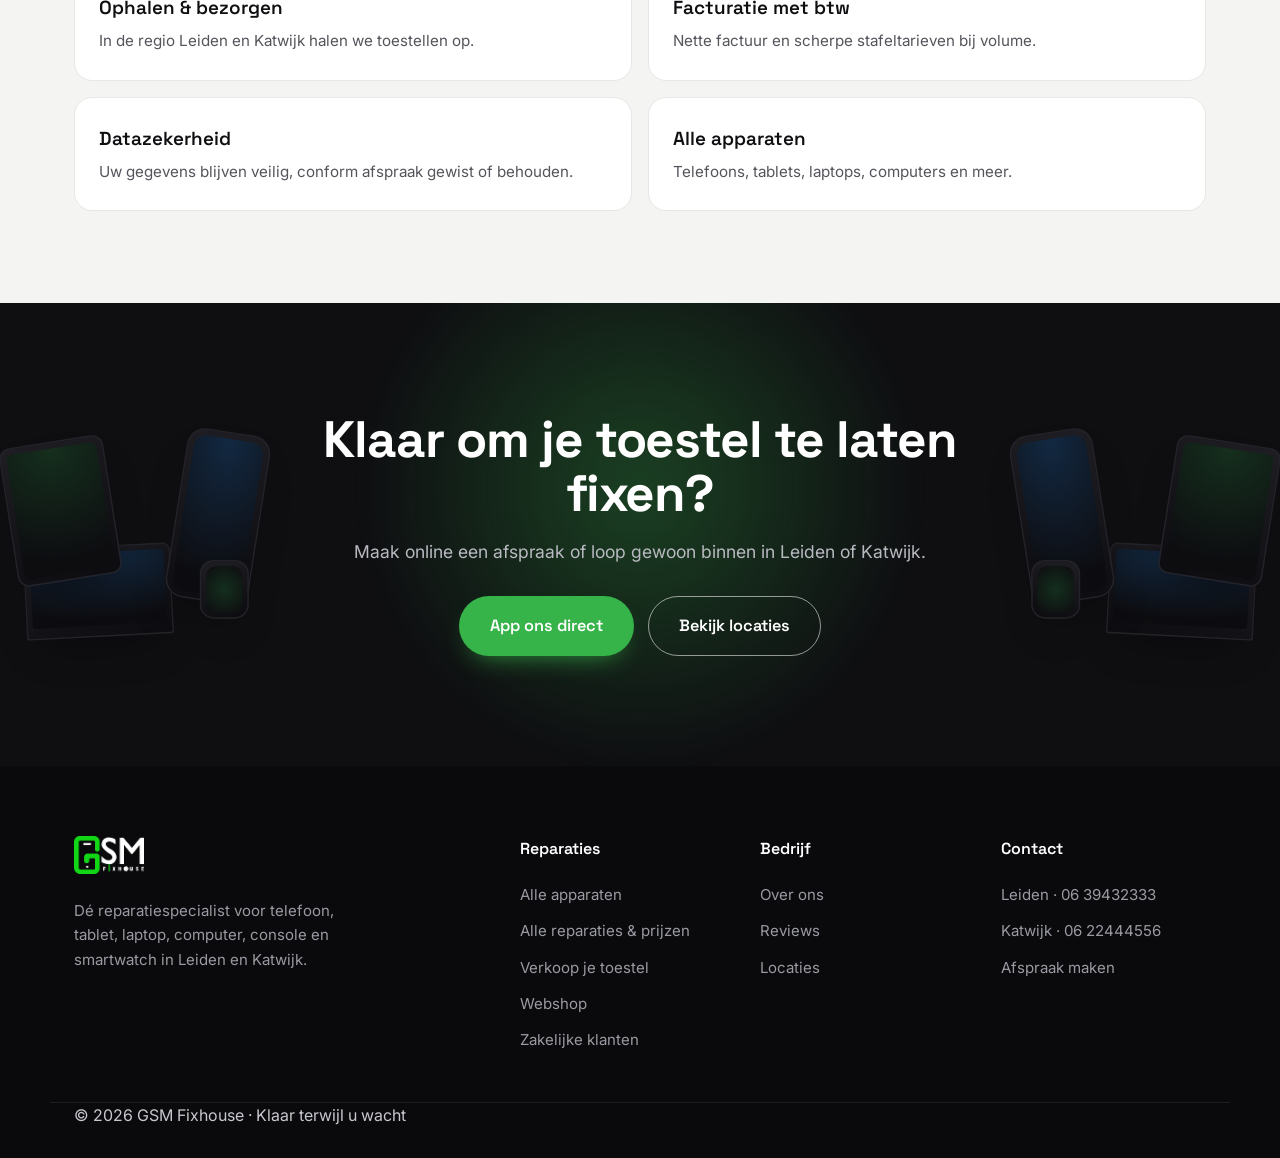
<file: zakelijk.html>
<!DOCTYPE html>
<html lang="nl">
<head>
<meta charset="UTF-8">
<meta name="viewport" content="width=device-width, initial-scale=1">
<title>Zakelijke klanten · GSM Fixhouse</title>
<meta name="description" content="Reparatie voor bedrijven en scholen. Vaste contactpersoon, prioriteit, ophaalservice en facturatie.">
<link rel="icon" type="image/svg+xml" href="assets/favicon.svg">
<link rel="preconnect" href="https://fonts.googleapis.com">
<link rel="preconnect" href="https://fonts.gstatic.com" crossorigin>
<link href="https://fonts.googleapis.com/css2?family=Space+Grotesk:wght@500;600;700&family=Inter:wght@400;500;600;700&family=JetBrains+Mono:wght@400;500&display=swap" rel="stylesheet">
<link rel="stylesheet" href="css/styles.css?v=17">
</head>
<body>
<div class="scroll-progress" id="scrollProgress"></div>
<div class="loader" id="loader" aria-hidden="true">
  <div class="loader__logo"><img src="assets/logo-mark.svg?v=17" alt="" width="115" height="163"></div>
  <div class="loader__bar"><span></span></div>
</div>
<div class="ticker"><div class="ticker__track"><span class="ticker__item">6 maanden garantie</span><span class="ticker__item">Originele onderdelen</span><span class="ticker__item">30 minuten service</span><span class="ticker__item">No cure, no pay</span><span class="ticker__item">Geen gegevensverlies</span><span class="ticker__item">6 maanden garantie</span><span class="ticker__item">Originele onderdelen</span><span class="ticker__item">30 minuten service</span><span class="ticker__item">No cure, no pay</span><span class="ticker__item">Geen gegevensverlies</span><span class="ticker__item">6 maanden garantie</span><span class="ticker__item">Originele onderdelen</span><span class="ticker__item">30 minuten service</span><span class="ticker__item">No cure, no pay</span><span class="ticker__item">Geen gegevensverlies</span></div></div>
<header class="header" id="header">
  <div class="header__inner">
    <a class="logo" href="index.html" aria-label="GSM Fixhouse"><img class="logo__img" src="assets/logo-full.png" alt="GSM Fixhouse" width="156" height="86"></a>
    <nav class="nav"><a class="" href="reparaties.html">Reparaties</a><a class="" href="verkopen.html">Verkopen</a><a class="" href="webshop.html">Webshop</a><a class="is-active" href="zakelijk.html">Zakelijk</a><a class="" href="over.html">Over ons</a><a class="" href="locaties.html">Locaties</a></nav>
    <div class="header__cta">
      <a class="btn btn--ghost btn--sm" href="tel:+31639432333">Bel ons</a>
      <a class="btn btn--primary btn--sm" href="#afspraak">Plan je reparatie</a>
      <a class="header__wa" href="https://wa.me/31639432333" aria-label="WhatsApp"><svg viewBox="0 0 32 32" width="20" height="20"><path fill="#fff" d="M16 3C9 3 3.5 8.5 3.5 15.5c0 2.4.7 4.6 1.8 6.5L3 29l7.2-2.2c1.8 1 3.9 1.6 6.1 1.6 7 0 12.5-5.6 12.5-12.5S23 3 16 3zm0 22.7c-1.9 0-3.7-.5-5.2-1.4l-.4-.2-4.3 1.3 1.3-4.2-.3-.4a10.2 10.2 0 0 1-1.6-5.6C5.5 9.8 10.2 5.2 16 5.2S26.5 9.8 26.5 15.5 21.8 25.7 16 25.7zm5.8-7.6c-.3-.2-1.9-.9-2.2-1-.3-.1-.5-.2-.7.2s-.8 1-1 1.2c-.2.2-.4.2-.7.1-1.9-1-3.2-1.7-4.4-3.8-.3-.6.3-.5.9-1.7.1-.2 0-.4 0-.6s-.7-1.7-1-2.3c-.3-.6-.5-.5-.7-.5h-.6c-.2 0-.6.1-.9.4-1.2 1.2-1.5 2.6-1.1 4.2.7 2.6 2.4 4.6 5.9 6.2 3.4 1.5 3.5 1 4.2.9.7-.1 1.9-.8 2.2-1.5.3-.7.3-1.4.2-1.5-.1-.1-.3-.2-.6-.3z"/></svg></a>
    </div>
  </div>
</header>
<main>
<section class="page-hero">
  <div class="page-hero__grid"></div>
  <div class="dev-cluster dev-cluster--b" aria-hidden="true">
    <div class="ti-dev ti-laptop"></div>
    <div class="ti-dev ti-tablet"></div>
    <div class="ti-dev ti-phone"></div>
    <div class="ti-dev ti-watch"></div>
  </div>
  <div class="container page-hero__inner">
    <span class="eyebrow reveal" data-reveal data-decode>// Zakelijke klanten</span>
    <h1 class="page-hero__title reveal" data-reveal>Reparatie voor bedrijven &amp; scholen</h1>
    <p class="page-hero__sub reveal" data-reveal>Van een enkele laptop tot een hele vloot telefoons. Betrouwbaar, snel en met facturatie.</p>
  </div>
</section>
<section class="section">
  <div class="container biz">
    <div class="biz__media reveal" data-reveal>
      <img class="biz__img" src="assets/winkel-katwijk.jpg" alt="GSM Fixhouse winkel in Katwijk" loading="lazy">
    </div>
    <div class="biz__copy">
      <span class="eyebrow reveal" data-reveal data-decode>// Waarom zakelijk bij ons</span>
      <h2 class="section__title reveal" data-reveal>Eén partner voor al uw toestellen</h2>
      <p class="reveal" data-reveal>Stilstand kost geld. Daarom zorgen wij dat uw apparatuur zo snel mogelijk weer werkt, met korte lijnen en duidelijke afspraken. Of u nu een paar toestellen heeft of een grote vloot beheert.</p>
      <a class="btn btn--primary reveal" data-reveal href="#afspraak">Vraag een offerte aan</a>
    </div>
  </div>
</section>
<section class="section section--mist">
  <div class="container">
    <header class="section__head">
      <span class="eyebrow reveal" data-reveal data-decode>// Zakelijke voordelen</span>
      <h2 class="section__title reveal" data-reveal>Wat u van ons mag verwachten</h2>
    </header>
    <div class="values" data-stagger><div class="value reveal" data-reveal><h3>Vaste contactpersoon</h3><p>Eén aanspreekpunt voor al uw reparaties en vragen.</p></div><div class="value reveal" data-reveal><h3>Prioriteit &amp; snelheid</h3><p>Zakelijke opdrachten krijgen voorrang in de werkplaats.</p></div><div class="value reveal" data-reveal><h3>Ophalen &amp; bezorgen</h3><p>In de regio Leiden en Katwijk halen we toestellen op.</p></div><div class="value reveal" data-reveal><h3>Facturatie met btw</h3><p>Nette factuur en scherpe stafeltarieven bij volume.</p></div><div class="value reveal" data-reveal><h3>Datazekerheid</h3><p>Uw gegevens blijven veilig, conform afspraak gewist of behouden.</p></div><div class="value reveal" data-reveal><h3>Alle apparaten</h3><p>Telefoons, tablets, laptops, computers en meer.</p></div></div>
  </div>
</section>
<section class="cta-band" id="afspraak">
  <div class="cta-band__glow"></div>
  <div class="dev-cluster dev-cluster--b dev-cluster--cta dev-cluster--cta-l" aria-hidden="true">
    <div class="ti-dev ti-laptop"></div>
    <div class="ti-dev ti-tablet"></div>
    <div class="ti-dev ti-phone"></div>
    <div class="ti-dev ti-watch"></div>
  </div>
  <div class="dev-cluster dev-cluster--b dev-cluster--cta dev-cluster--cta-r" aria-hidden="true">
    <div class="ti-dev ti-laptop"></div>
    <div class="ti-dev ti-tablet"></div>
    <div class="ti-dev ti-phone"></div>
    <div class="ti-dev ti-watch"></div>
  </div>
  <div class="container cta-band__inner">
    <div>
      <h2 class="reveal" data-reveal>Klaar om je toestel te laten fixen?</h2>
      <p class="reveal" data-reveal>Maak online een afspraak of loop gewoon binnen in Leiden of Katwijk.</p>
    </div>
    <div class="cta-band__actions reveal" data-reveal>
      <a class="btn btn--primary btn--lg" href="https://wa.me/31639432333">App ons direct</a>
      <a class="btn btn--line-light btn--lg" href="locaties.html">Bekijk locaties</a>
    </div>
  </div>
</section>
</main>
<footer class="footer">
  <div class="container footer__inner">
    <div class="footer__brand">
      <a class="logo logo--light" href="index.html"><img class="logo__img logo__img--footer" src="assets/logo-full-light.png" alt="GSM Fixhouse" width="156" height="86"></a>
      <p>Dé reparatiespecialist voor telefoon, tablet, laptop, computer, console en smartwatch in Leiden en Katwijk.</p>
    </div>
    <div class="footer__col">
      <h4>Reparaties</h4>
      <a href="reparaties.html">Alle apparaten</a>
      <a href="alle-reparaties.html">Alle reparaties &amp; prijzen</a>
      <a href="verkopen.html">Verkoop je toestel</a>
      <a href="webshop.html">Webshop</a>
      <a href="zakelijk.html">Zakelijke klanten</a>
    </div>
    <div class="footer__col">
      <h4>Bedrijf</h4>
      <a href="over.html">Over ons</a>
      <a href="over.html#reviews">Reviews</a>
      <a href="locaties.html">Locaties</a>
    </div>
    <div class="footer__col">
      <h4>Contact</h4>
      <a href="https://wa.me/31639432333">Leiden · 06 39432333</a>
      <a href="https://wa.me/31622444556">Katwijk · 06 22444556</a>
      <a href="#afspraak">Afspraak maken</a>
    </div>
  </div>
  <div class="footer__bar"><div class="container">© 2026 GSM Fixhouse · Klaar terwijl u wacht</div></div>
</footer>
<nav class="bottom-nav" aria-label="Mobiele navigatie"><a class="bottom-nav__item" href="index.html"><svg viewBox="0 0 24 24"><path d="M3 11.5 12 4l9 7.5"/><path d="M5 10v10h14V10"/></svg><span>Home</span></a><a class="bottom-nav__item" href="reparaties.html"><svg viewBox="0 0 24 24"><path d="M14.7 6.3a4 4 0 0 0-5.4 5.4L3 18v3h3l6.3-6.3a4 4 0 0 0 5.4-5.4l-2.3 2.3-2-2 2.3-2.3z"/></svg><span>Reparatie</span></a><a class="bottom-nav__item" href="verkopen.html"><svg viewBox="0 0 24 24"><path d="M20 12V7l-7-4-7 4v5c0 5 3 7 7 9 4-2 7-4 7-9z" opacity="0"/><path d="M3 11l9-7 9 7-1 8a2 2 0 0 1-2 2H6a2 2 0 0 1-2-2z" opacity="0"/><circle cx="9" cy="9" r="1.4"/><path d="M3.5 12.5 11 5h6.5a2 2 0 0 1 2 2V13.5L12 21z"/></svg><span>Verkopen</span></a><a class="bottom-nav__item" href="webshop.html"><svg viewBox="0 0 24 24"><path d="M6 8h12l-1 11a2 2 0 0 1-2 2H9a2 2 0 0 1-2-2L6 8z"/><path d="M9 8a3 3 0 0 1 6 0"/></svg><span>Webshop</span></a><a class="bottom-nav__item" href="locaties.html"><svg viewBox="0 0 24 24"><path d="M12 21s7-6.2 7-11a7 7 0 1 0-14 0c0 4.8 7 11 7 11z"/><circle cx="12" cy="10" r="2.4"/></svg><span>Locaties</span></a></nav>
<a class="wa-fab" href="https://wa.me/31639432333" aria-label="WhatsApp"><svg viewBox="0 0 32 32" width="26" height="26"><path fill="#fff" d="M16 3C9 3 3.5 8.5 3.5 15.5c0 2.4.7 4.6 1.8 6.5L3 29l7.2-2.2c1.8 1 3.9 1.6 6.1 1.6 7 0 12.5-5.6 12.5-12.5S23 3 16 3zm0 22.7c-1.9 0-3.7-.5-5.2-1.4l-.4-.2-4.3 1.3 1.3-4.2-.3-.4a10.2 10.2 0 0 1-1.6-5.6C5.5 9.8 10.2 5.2 16 5.2S26.5 9.8 26.5 15.5 21.8 25.7 16 25.7zm5.8-7.6c-.3-.2-1.9-.9-2.2-1-.3-.1-.5-.2-.7.2s-.8 1-1 1.2c-.2.2-.4.2-.7.1-1.9-1-3.2-1.7-4.4-3.8-.3-.6.3-.5.9-1.7.1-.2 0-.4 0-.6s-.7-1.7-1-2.3c-.3-.6-.5-.5-.7-.5h-.6c-.2 0-.6.1-.9.4-1.2 1.2-1.5 2.6-1.1 4.2.7 2.6 2.4 4.6 5.9 6.2 3.4 1.5 3.5 1 4.2.9.7-.1 1.9-.8 2.2-1.5.3-.7.3-1.4.2-1.5-.1-.1-.3-.2-.6-.3z"/></svg></a>
<script src="js/main.js?v=17" defer></script>
</body>
</html>
</file>
<file: css/styles.css>
/* =========================================================
   GSM FIXHOUSE — redesign
   Palette: leaf green + ink black + white
   ========================================================= */

:root {
  --green:        #36b349;
  --green-2:      #58c95c;   /* lighter glow */
  --green-deep:   #229a36;   /* hover / gradient end */
  --green-tint:   #eaf8ec;   /* very light bg tint */

  --ink:          #0f0f12;   /* near-black */
  --ink-2:        #17171d;
  --ink-3:        #21212a;

  --paper:        #ffffff;
  --mist:         #f4f5f3;   /* light section bg */
  --line:         #e7e8e4;
  --slate:        #54555c;   /* muted body text */
  --slate-2:      #8a8b91;

  --font-display: "Space Grotesk", system-ui, sans-serif;
  --font-body:    "Inter", system-ui, sans-serif;
  --font-mono:    "JetBrains Mono", ui-monospace, monospace;

  --container:    1180px;
  --radius:       18px;
  --radius-sm:    12px;
  --ease:         cubic-bezier(.22,.61,.36,1);
  --shadow:       0 18px 50px -22px rgba(15,15,18,.28);
  --shadow-sm:    0 8px 24px -14px rgba(15,15,18,.30);
}

/* ---------- reset ---------- */
*,*::before,*::after { box-sizing: border-box; margin: 0; padding: 0; }
html { scroll-behavior: smooth; -webkit-text-size-adjust: 100%; }
body {
  font-family: var(--font-body);
  color: var(--ink);
  background: #fbfcfa;
  line-height: 1.6;
  overflow-x: hidden;
  -webkit-font-smoothing: antialiased;
}
img,svg { display: block; max-width: 100%; }
a { color: inherit; text-decoration: none; }
ul,ol { list-style: none; }

.container { width: 100%; max-width: var(--container); margin-inline: auto; padding-inline: 24px; }

/* ---------- shared type ---------- */
.eyebrow {
  display: inline-block;
  font-family: var(--font-mono);
  font-size: .76rem;
  letter-spacing: .08em;
  color: var(--green-deep);
  margin-bottom: 18px;
}
.eyebrow--light { color: var(--green-2); }

.section { padding: 92px 0; }
.section--mist { background: var(--mist); }
.section--dark { background: var(--ink); }
.section--tint { background: linear-gradient(180deg, #f2f6f1 0%, #f7f9f5 100%); }
.section__head { max-width: 620px; margin-bottom: 56px; }
.section__title {
  font-family: var(--font-display);
  font-weight: 600;
  font-size: clamp(2rem, 4.4vw, 3.1rem);
  line-height: 1.05;
  letter-spacing: -.02em;
}
.section__title--light { color: var(--paper); }
.section__sub { margin-top: 16px; font-size: 1.08rem; color: var(--slate); }
.section__sub--light { color: #b9bac1; }

.section--mist { background: var(--mist); }
.section--dark { background: var(--ink); }

/* ---------- buttons ---------- */
.btn {
  --pad: 13px 22px;
  display: inline-flex; align-items: center; justify-content: center; gap: 8px;
  padding: var(--pad);
  font-family: var(--font-display);
  font-weight: 600;
  font-size: .95rem;
  border-radius: 999px;
  border: 1.5px solid transparent;
  cursor: pointer;
  transition: transform .25s var(--ease), background .25s var(--ease),
              color .25s var(--ease), border-color .25s var(--ease), box-shadow .25s var(--ease);
  white-space: nowrap;
}
.btn--sm { --pad: 10px 18px; font-size: .88rem; }
.btn--lg { --pad: 16px 30px; font-size: 1.02rem; }
.btn--full { width: 100%; }

.btn--primary {
  position: relative; overflow: hidden;
  background: var(--green);
  color: #fff;
  box-shadow: 0 12px 26px -14px rgba(54,179,73,.9);
}
.btn--primary::after {
  content: ""; position: absolute; top: 0; left: -135%; width: 55%; height: 100%;
  background: linear-gradient(100deg, transparent, rgba(255,255,255,.40), transparent);
  transform: skewX(-18deg); pointer-events: none; transition: left .6s var(--ease);
}
.btn--primary:hover::after { left: 135%; }
.btn--primary:hover { background: var(--green-deep); transform: translateY(-2px); box-shadow: 0 16px 30px -12px rgba(54,179,73,.95); }

.btn--line { border-color: var(--ink); color: var(--ink); background: transparent; }
.btn--line:hover { background: var(--ink); color: #fff; transform: translateY(-2px); }

.btn--line-light { border-color: rgba(255,255,255,.55); color: #fff; background: transparent; }
.btn--line-light:hover { background: #fff; color: var(--ink); transform: translateY(-2px); }

.btn--ghost { color: var(--ink); background: transparent; }
.btn--ghost:hover { color: var(--green-deep); }

.btn:focus-visible { outline: 3px solid var(--green-2); outline-offset: 3px; }

/* =========================================================
   PAGE LOADER — 3D flipping coin
   ========================================================= */
.loader {
  position: fixed; inset: 0; z-index: 9999;
  display: grid; place-content: center; justify-items: center; gap: 30px;
  background: radial-gradient(130% 110% at 50% 0%, #16161d 0%, #08080b 70%);
  transition: opacity .55s var(--ease), visibility .55s;
}
.loader.is-done { opacity: 0; visibility: hidden; }
.loader__logo { position: relative; width: 96px; display: grid; place-items: center; animation: logoFloat 2.4s var(--ease) infinite; }
.loader__logo::before {
  content: ""; position: absolute; width: 160%; height: 160%; border-radius: 50%;
  background: radial-gradient(circle, rgba(54,179,73,.42) 0%, transparent 64%);
  animation: logoGlow 2.4s var(--ease) infinite;
}
.loader__logo img { position: relative; width: 100%; height: auto; display: block; filter: drop-shadow(0 6px 16px rgba(54,179,73,.32)); }
@keyframes logoFloat { 0%, 100% { transform: translateY(0); } 50% { transform: translateY(-7px); } }
@keyframes logoGlow { 0%, 100% { transform: scale(.82); opacity: .4; } 50% { transform: scale(1.12); opacity: .8; } }
.loader__bar { width: 168px; height: 3px; border-radius: 3px; background: rgba(255,255,255,.14); overflow: hidden; }
.loader__bar span { display: block; height: 100%; width: 40%; background: var(--green); animation: load 1.2s var(--ease) infinite; }
@keyframes draw { to { stroke-dashoffset: 0; } }
@keyframes load { 0% { transform: translateX(-120%); } 100% { transform: translateX(360%); } }

/* =========================================================
   TICKER
   ========================================================= */
.ticker { background: var(--ink); color: #fff; overflow: hidden; border-bottom: 1px solid rgba(255,255,255,.06); }
.ticker__track { display: flex; width: max-content; animation: ticker 26s linear infinite; }
.ticker__group { display: flex; }
.ticker__item {
  display: inline-flex; align-items: center; gap: 10px;
  padding: 11px 34px;
  font-size: .86rem; font-weight: 500; letter-spacing: .01em; white-space: nowrap;
}
.chk {
  width: 16px; height: 16px; flex: none; border-radius: 50%;
  background: var(--green);
  position: relative;
}
.chk::after {
  content: ""; position: absolute; left: 5px; top: 3px;
  width: 4px; height: 7px; border: solid #fff; border-width: 0 2px 2px 0; transform: rotate(45deg);
}
.ticker:hover .ticker__track { animation-play-state: paused; }
@keyframes ticker { to { transform: translateX(-50%); } }

/* =========================================================
   HEADER
   ========================================================= */
.header {
  position: sticky; top: 0; z-index: 900;
  background: rgba(255,255,255,.86);
  backdrop-filter: saturate(160%) blur(12px);
  border-bottom: 1px solid var(--line);
  transition: padding .3s var(--ease), box-shadow .3s var(--ease);
}
.header.is-scrolled { box-shadow: var(--shadow-sm); }
.header__inner { display: flex; align-items: center; gap: 28px; padding: 16px clamp(20px, 2.6vw, 44px); transition: padding .3s var(--ease); }
.header.is-scrolled .header__inner { padding-block: 10px; }

.logo { display: inline-flex; align-items: center; gap: 11px; }
.logo__mark { flex: none; }
.logo__type { display: flex; flex-direction: column; line-height: 1; }
.logo__word { font-family: var(--font-display); font-weight: 700; font-size: 1.32rem; letter-spacing: -.01em; }
.logo__sub { font-family: var(--font-mono); font-size: .58rem; letter-spacing: .42em; color: var(--slate); margin-top: 3px; }
.logo--light .logo__word { color: #fff; }
.logo--light .logo__sub { color: #9a9ba2; }

.nav { display: flex; align-items: center; gap: clamp(18px, 2vw, 30px); margin-left: auto; }
.logo__img { height: 42px; width: auto; display: block; }
.logo__img--footer { height: 38px; }
.nav a {
  font-size: .94rem; font-weight: 500; color: var(--ink); position: relative; padding: 4px 0;
  transition: color .2s var(--ease);
}
.nav a::after {
  content: ""; position: absolute; left: 0; bottom: -2px; width: 0; height: 2px;
  background: var(--green); transition: width .28s var(--ease);
}
.nav a:hover { color: var(--green-deep); }
.nav a:hover::after { width: 100%; }

.header__cta { display: flex; align-items: center; gap: 10px; }

.hamburger { display: none; flex-direction: column; gap: 5px; width: 42px; height: 38px; background: none; border: none; cursor: pointer; padding: 8px; }
.hamburger span { height: 2px; width: 100%; background: var(--ink); border-radius: 2px; transition: transform .3s var(--ease), opacity .3s var(--ease); }
.hamburger[aria-expanded="true"] span:nth-child(1) { transform: translateY(7px) rotate(45deg); }
.hamburger[aria-expanded="true"] span:nth-child(2) { opacity: 0; }
.hamburger[aria-expanded="true"] span:nth-child(3) { transform: translateY(-7px) rotate(-45deg); }

.mobile-menu {
  display: none; flex-direction: column; gap: 4px; padding: 8px 24px 22px;
  border-top: 1px solid var(--line); background: #fff;
}
.mobile-menu a { padding: 13px 4px; font-family: var(--font-display); font-weight: 600; font-size: 1.05rem; border-bottom: 1px solid var(--line); }
.mobile-menu a:last-child { border: none; margin-top: 10px; }
.mobile-menu.is-open { display: flex; animation: fadeDown .3s var(--ease); }
@keyframes fadeDown { from { opacity: 0; transform: translateY(-8px); } to { opacity: 1; transform: none; } }

/* =========================================================
   HERO
   ========================================================= */
.hero { position: relative; padding: 40px 0 56px; overflow: hidden; }
.hero__glow { display: none; }
@media (min-width: 901px) {
  .hero { min-height: calc(100vh - 108px); display: flex; align-items: center; }
  .hero__inner { width: 100%; }
}
.hero__inner {
  position: relative; z-index: 1;
  display: grid; grid-template-columns: 1.05fr .95fr; gap: 56px; align-items: center;
}
.hero__title {
  font-family: var(--font-display); font-weight: 700;
  font-size: clamp(2.4rem, 5.6vw, 4.3rem); line-height: 1.02; letter-spacing: -.03em;
  margin-bottom: 22px;
}
.hero__title em { font-style: normal; color: var(--green); }
.hero__title .line { display: block; overflow: hidden; }
.hero__title .line > span { display: block; transform: translateY(110%); }
.is-ready .hero__title .line > span { animation: riseIn .9s var(--ease) forwards; }
.is-ready .hero__title .line:nth-child(1) > span { animation-delay: .15s; }
.is-ready .hero__title .line:nth-child(2) > span { animation-delay: .28s; }
.is-ready .hero__title .line:nth-child(3) > span { animation-delay: .41s; }
@keyframes riseIn { to { transform: translateY(0); } }

.hero__lead { font-size: 1.16rem; color: var(--slate); max-width: 520px; margin-bottom: 30px; }
.hero__actions { display: flex; gap: 14px; flex-wrap: wrap; margin-bottom: 28px; }
.hero__trust { display: flex; align-items: center; gap: 12px; color: var(--slate); font-size: .92rem; }
.hero__trust strong { color: var(--ink); }
.stars { color: var(--green); letter-spacing: 2px; font-size: 1rem; }

/* ----- signature phone ----- */
.hero__device { position: relative; display: grid; place-items: center; min-height: 480px; }
.phone {
  position: relative; width: 256px; height: 520px; border-radius: 42px;
  background: linear-gradient(160deg, #1a1a20, #050507);
  padding: 13px; box-shadow: 0 40px 80px -30px rgba(15,15,18,.55), inset 0 0 0 2px #2a2a31;
  animation: phoneFloat 6s ease-in-out infinite;
}
@keyframes phoneFloat { 0%,100% { transform: translateY(0) rotate(0); } 50% { transform: translateY(-14px) rotate(-1.2deg); } }
.phone__notch {
  position: absolute; top: 13px; left: 50%; transform: translateX(-50%);
  width: 92px; height: 22px; background: #050507; border-radius: 0 0 14px 14px; z-index: 4;
}
.phone__screen {
  position: relative; width: 100%; height: 100%; border-radius: 32px; overflow: hidden;
  background: radial-gradient(120% 90% at 50% 0%, #14361c 0%, #0c0c10 55%);
}
/* working-screen backdrop */
.phone__wall {
  position: absolute; inset: 0; z-index: 1;
  background:
    linear-gradient(180deg, rgba(88,201,92,.10), transparent 32%),
    repeating-linear-gradient(0deg, rgba(255,255,255,.022) 0 1px, transparent 1px 20px),
    radial-gradient(120% 90% at 50% 0%, #14361c 0%, #0c0c10 60%);
  transition: filter .45s var(--ease);
}
.phone.is-broken .phone__wall { filter: brightness(.6) saturate(.7); }

/* impact flash at the point of fracture */
.phone__impact {
  position: absolute; z-index: 2; left: 50%; top: 41%; width: 160px; height: 160px;
  transform: translate(-50%, -50%) scale(.3); border-radius: 50%; opacity: 0; pointer-events: none;
  background: radial-gradient(circle, rgba(255,255,255,.6), rgba(255,255,255,.08) 42%, transparent 66%);
}
.phone.is-broken .phone__impact { animation: impactFlash .55s var(--ease) forwards; }
@keyframes impactFlash {
  0% { opacity: 0; transform: translate(-50%,-50%) scale(.2); }
  25% { opacity: 1; }
  100% { opacity: 0; transform: translate(-50%,-50%) scale(1.15); }
}

/* the shatter itself */
.cracks {
  position: absolute; inset: 0; width: 100%; height: 100%; z-index: 3; pointer-events: none;
  opacity: 0; transform: scale(1.035); transform-origin: 50% 41%;
  transition: opacity .25s var(--ease), transform .35s var(--ease);
}
.phone.is-broken .cracks { opacity: 1; transform: scale(1); }
.crack { opacity: .92; }
.crack--dark { opacity: .55; }
.phone.is-broken .phone__screen { animation: shudder .42s var(--ease); }
@keyframes shudder {
  0%,100% { transform: translateX(0); }
  20% { transform: translateX(-2px) rotate(-.15deg); }
  40% { transform: translateX(2px) rotate(.15deg); }
  60% { transform: translateX(-1px); }
  80% { transform: translateX(1px); }
}

.scanline {
  position: absolute; left: 0; right: 0; height: 120px; z-index: 3; pointer-events: none;
  background: linear-gradient(to bottom, transparent, rgba(88,201,92,.35), rgba(88,201,92,.0));
  box-shadow: 0 0 26px 6px rgba(88,201,92,.35);
  top: -140px; opacity: 0;
}
.phone.is-healed .scanline { animation: scan 1.2s var(--ease) forwards; }
@keyframes scan {
  0% { top: -140px; opacity: 0; }
  12% { opacity: 1; }
  88% { opacity: 1; }
  100% { top: 100%; opacity: 0; }
}

.phone__ui {
  position: absolute; inset: 0; z-index: 2; display: grid; place-content: center; text-align: center; gap: 4px;
  opacity: 0; transform: scale(.9);
}
.phone.is-broken .phone__ui { opacity: 0; transform: scale(.9); }
.phone.is-healed .phone__ui { animation: uiIn .6s var(--ease) .85s forwards; }
@keyframes uiIn { to { opacity: 1; transform: scale(1); } }
.phone__check { display: grid; place-content: center; margin-bottom: 14px; }
.phone__check path { stroke-dasharray: 40; stroke-dashoffset: 40; }
.phone.is-healed .phone__check path { animation: draw .5s var(--ease) 1.15s forwards; }
.phone__status { font-family: var(--font-display); font-weight: 600; font-size: 1.4rem; color: #fff; }
.phone__time { font-family: var(--font-mono); font-size: .82rem; color: var(--green-2); }
.phone__hint {
  position: absolute; left: 0; right: 0; bottom: 16px; z-index: 4; text-align: center;
  font-family: var(--font-mono); font-size: .64rem; letter-spacing: .05em; text-transform: uppercase;
  color: rgba(255,255,255,.45); transition: opacity .3s; pointer-events: none;
}
.phone.is-broken .phone__hint { color: rgba(255,255,255,.6); }

.device-badge {
  position: absolute; z-index: 5; background: #fff; color: var(--ink);
  font-family: var(--font-display); font-weight: 600; font-size: .82rem;
  padding: 10px 15px; border-radius: 12px; box-shadow: var(--shadow);
  border: 1px solid var(--line);
}
.device-badge::before { content: "✓"; color: var(--green); margin-right: 7px; font-weight: 700; }
.device-badge--1 { top: 64px; left: 4px; animation: badgeFloat 5s ease-in-out infinite; }
.device-badge--2 { bottom: 86px; right: 0; animation: badgeFloat 5s ease-in-out .8s infinite; }
@keyframes badgeFloat { 0%,100% { transform: translateY(0); } 50% { transform: translateY(-9px); } }

/* =========================================================
   DEVICE CARDS
   ========================================================= */
.cards { display: grid; grid-template-columns: repeat(3, 1fr); gap: 18px; perspective: 1100px; }
.device-card {
  position: relative; background: #fff; border: 1px solid var(--line); border-radius: var(--radius);
  padding: 30px 26px; overflow: hidden;
  transition: transform .3s var(--ease), border-color .3s var(--ease), box-shadow .3s var(--ease);
}
.device-card::before {
  content: ""; position: absolute; inset: 0; border-radius: inherit;
  background: radial-gradient(140% 120% at 0% 0%, rgba(54,179,73,.10), transparent 55%);
  opacity: 0; transition: opacity .3s var(--ease);
}
.device-card:hover { transform: translateY(-6px); border-color: var(--green); box-shadow: var(--shadow); }
.device-card:hover::before { opacity: 1; }
.device-card__icon {
  display: grid; place-content: center; width: 56px; height: 56px; border-radius: 14px;
  background: var(--green-tint); margin-bottom: 22px;
  transition: background .3s var(--ease);
}
.device-card:hover .device-card__icon { background: var(--green); }
.device-card__icon svg { width: 30px; height: 30px; fill: none; stroke: var(--green-deep); stroke-width: 2.2; stroke-linecap: round; stroke-linejoin: round; transition: stroke .3s var(--ease); }
.device-card:hover .device-card__icon svg { stroke: #fff; }
.device-card h3 { font-family: var(--font-display); font-weight: 600; font-size: 1.28rem; margin-bottom: 4px; }
.device-card p { color: var(--slate); font-size: .94rem; }
.device-card__arrow { margin-top: 14px; display: inline-block; font-family: var(--font-mono); font-size: .78rem; font-weight: 500; color: var(--green-deep); opacity: .55; transform: translateX(-3px); transition: opacity .3s var(--ease), transform .3s var(--ease); }
.device-card:hover .device-card__arrow { opacity: 1; transform: none; }
.device-card__go {
  display: inline-block; margin-top: 18px; font-family: var(--font-mono); font-size: .8rem;
  color: var(--green-deep); opacity: 0; transform: translateX(-6px);
  transition: opacity .3s var(--ease), transform .3s var(--ease);
}
.device-card:hover .device-card__go { opacity: 1; transform: none; }

/* =========================================================
   WHY US (dark)
   ========================================================= */
.usp-grid { display: grid; grid-template-columns: repeat(3, 1fr); gap: 18px; }
.usp {
  border: 1px solid rgba(255,255,255,.10); border-radius: var(--radius);
  padding: 32px 28px; background: linear-gradient(180deg, rgba(255,255,255,.03), transparent);
  transition: transform .3s var(--ease), border-color .3s var(--ease), background .3s var(--ease);
}
.usp:hover { transform: translateY(-5px); border-color: rgba(54,179,73,.55); }
.usp__num { font-family: var(--font-mono); font-size: .82rem; color: var(--green-2); }
.usp h3 { font-family: var(--font-display); font-weight: 600; font-size: 1.36rem; color: #fff; margin: 14px 0 8px; }
.usp p { color: #abacb3; font-size: .96rem; }
.usp--cta { background: var(--green); border-color: var(--green); display: flex; flex-direction: column; }
.usp--cta h3 { margin-top: 0; }
.usp--cta p { color: rgba(255,255,255,.9); }
.usp--cta .btn { margin-top: auto; align-self: flex-start; background: #fff; color: var(--ink); }
.usp--cta .btn:hover { background: var(--ink); color: #fff; }

/* =========================================================
   STATS
   ========================================================= */
.stats { background: var(--green); color: #fff; }
.stats__inner { display: grid; grid-template-columns: repeat(4, 1fr); gap: 20px; padding: 64px 24px; text-align: center; }
.stat__num { display: block; font-family: var(--font-display); font-weight: 700; font-size: clamp(2.4rem, 5vw, 3.4rem); line-height: 1; letter-spacing: -.02em; }
.stat__label { display: block; margin-top: 8px; font-size: .96rem; color: rgba(255,255,255,.86); }

/* =========================================================
   PROCESS
   ========================================================= */
.steps { display: grid; grid-template-columns: repeat(4, 1fr); gap: 20px; counter-reset: s; }
.step { position: relative; padding-top: 22px; border-top: 2px solid var(--line); }
.step__num {
  display: grid; place-content: center; width: 46px; height: 46px; border-radius: 50%;
  background: var(--ink); color: #fff; font-family: var(--font-display); font-weight: 700; font-size: 1.2rem;
  margin-bottom: 18px;
  transition: background .3s var(--ease), transform .3s var(--ease);
}
.step:hover .step__num { background: var(--green); transform: translateY(-3px); }
.step h3 { font-family: var(--font-display); font-weight: 600; font-size: 1.22rem; margin-bottom: 8px; }
.step p { color: var(--slate); font-size: .96rem; }

/* =========================================================
   POPULAR REPAIRS
   ========================================================= */
.repairs { display: grid; grid-template-columns: repeat(5, 1fr); gap: 16px; perspective: 1100px; }
.repair {
  background: #fff; border: 1px solid var(--line); border-radius: var(--radius); padding: 24px 20px;
  text-align: center; display: flex; flex-direction: column; align-items: center;
  transition: transform .3s var(--ease), box-shadow .3s var(--ease), border-color .3s var(--ease);
}
.repair:hover { transform: translateY(-6px); box-shadow: var(--shadow); border-color: var(--green); }
.repair__device {
  width: 60px; height: 92px; border-radius: 12px; border: 2px solid var(--ink);
  margin-bottom: 16px; position: relative; display: grid; place-items: center;
}
.repair__device span { width: 70%; height: 74%; border-radius: 4px; background: var(--green-tint); }
.repair h3 { font-family: var(--font-display); font-weight: 600; font-size: 1.12rem; }
.repair p { color: var(--slate); font-size: .86rem; margin-bottom: 12px; }
.repair__price { margin-bottom: 16px; }
.repair__price span { display: block; font-size: .72rem; color: var(--slate-2); font-family: var(--font-mono); }
.repair__price strong { font-family: var(--font-display); font-weight: 700; font-size: 1.6rem; }

/* =========================================================
   REVIEWS
   ========================================================= */
.reviews { display: grid; grid-template-columns: repeat(3, 1fr); gap: 18px; }
.review {
  background: #fff; border: 1px solid var(--line); border-radius: var(--radius); padding: 30px 26px;
  transition: transform .3s var(--ease), box-shadow .3s var(--ease);
}
.review:hover { transform: translateY(-4px); box-shadow: var(--shadow); }
.review .stars { margin-bottom: 14px; }
.review p { font-size: 1.04rem; color: var(--ink); }
.review footer { margin-top: 16px; font-family: var(--font-mono); font-size: .82rem; color: var(--slate); }
.review__stars { display: flex; gap: 3px; margin-bottom: 14px; }
.star { width: 18px; height: 18px; fill: #f5b301; flex: none; }
.review blockquote { margin: 0; font-size: 1.04rem; color: var(--ink); line-height: 1.55; }
.review figcaption { margin-top: 16px; display: flex; flex-direction: column; gap: 2px; }
.review figcaption strong { font-family: var(--font-display); font-weight: 600; color: var(--ink); font-size: .96rem; }
.review figcaption span { font-family: var(--font-mono); font-size: .8rem; color: var(--slate); }

/* =========================================================
   LOCATIONS
   ========================================================= */
.locations { display: grid; grid-template-columns: repeat(2, 1fr); gap: 22px; }
.location {
  background: #fff; border: 1px solid var(--line); border-radius: var(--radius); padding: 36px 32px;
  transition: transform .3s var(--ease), box-shadow .3s var(--ease);
}
.location:hover { transform: translateY(-4px); box-shadow: var(--shadow); }
.location h3 { font-family: var(--font-display); font-weight: 600; font-size: 1.5rem; margin-bottom: 10px; }
.location__addr { color: var(--slate); margin-bottom: 20px; }
.hours { display: grid; gap: 6px; margin-bottom: 24px; }
.hours > div { display: flex; justify-content: space-between; padding: 7px 0; border-bottom: 1px solid var(--line); font-size: .94rem; }
.hours dt { color: var(--slate); }
.hours dd { font-weight: 600; }
.location__actions { display: flex; gap: 10px; flex-wrap: wrap; }

/* =========================================================
   CTA BAND
   ========================================================= */
.cta-band { position: relative; background: var(--ink); color: #fff; padding: 110px 0; overflow: hidden; text-align: center; }
.cta-band__glow {
  position: absolute; left: 50%; top: 50%; transform: translate(-50%,-50%);
  width: 720px; height: 420px; pointer-events: none;
  background: radial-gradient(circle, rgba(54,179,73,.30), rgba(54,179,73,.06) 48%, transparent 70%);
  filter: blur(16px);
}
.cta-band .container { position: relative; z-index: 1; }
.cta-band__glow {
  position: absolute; left: 50%; top: 40%; transform: translate(-50%,-50%);
  width: 760px; height: 540px;
  background: radial-gradient(circle, rgba(54,179,73,.30), transparent 60%); filter: blur(10px);
}
.cta-band__inner { position: relative; max-width: 720px; margin-inline: auto; }
.cta-band h2 { font-family: var(--font-display); font-weight: 700; font-size: clamp(2rem, 5vw, 3.2rem); line-height: 1.06; letter-spacing: -.02em; margin-bottom: 16px; }
.cta-band p { color: #b9bac1; font-size: 1.1rem; margin-bottom: 30px; }
.cta-band__actions { display: flex; gap: 14px; justify-content: center; flex-wrap: wrap; }

/* =========================================================
   FOOTER
   ========================================================= */
.footer { position: relative; background: #0a0a0d; color: #c7c8ce; padding: 70px 0 30px; overflow: hidden; }
.footer__glow {
  position: absolute; left: 50%; bottom: -190px; transform: translateX(-50%);
  width: 820px; height: 460px; pointer-events: none;
  background: radial-gradient(circle, rgba(54,179,73,.36), rgba(54,179,73,.09) 46%, transparent 68%);
  filter: blur(12px);
}
.footer .container { position: relative; z-index: 1; }
.footer__inner { display: grid; grid-template-columns: 2fr 1fr 1fr 1fr; gap: 36px; padding-bottom: 44px; border-bottom: 1px solid rgba(255,255,255,.08); }
.footer__brand p { margin-top: 18px; max-width: 280px; font-size: .94rem; color: #9a9ba2; }
.footer__col h4 { font-family: var(--font-display); font-weight: 600; color: #fff; font-size: 1rem; margin-bottom: 16px; }
.footer__col a { display: block; padding: 6px 0; font-size: .94rem; color: #9a9ba2; transition: color .2s var(--ease); }
.footer__col a:hover { color: var(--green-2); }
.footer__bottom { display: flex; justify-content: space-between; gap: 12px; flex-wrap: wrap; padding-top: 24px; font-size: .82rem; color: #76777e; }

/* =========================================================
   WHATSAPP FAB
   ========================================================= */
.wa-fab {
  position: fixed; right: 22px; bottom: 22px; z-index: 800;
  width: 56px; height: 56px; border-radius: 50%;
  background: #25d366; color: #fff; display: grid; place-content: center;
  box-shadow: 0 14px 30px -10px rgba(37,211,102,.7);
  transition: transform .25s var(--ease);
}
.wa-fab:hover { transform: scale(1.08) translateY(-2px); }

.header__wa { display: none; }
@media (max-width: 900px) {
  .wa-fab { display: none; }
  .header__wa { display: inline-grid; place-content: center; flex: none; width: 40px; height: 40px; border-radius: 50%; background: #25d366; color: #fff; text-decoration: none; box-shadow: 0 8px 20px -8px rgba(37,211,102,.7); }
  .header__wa:active { transform: scale(.94); }
}

/* =========================================================
   SCROLL REVEAL
   ========================================================= */
.reveal { opacity: 0; transform: translateY(26px); transition: opacity .7s var(--ease), transform .7s var(--ease); }
.reveal.is-visible { opacity: 1; transform: none; }

/* =========================================================
   RESPONSIVE
   ========================================================= */
@media (max-width: 1024px) {
  .cards, .usp-grid, .reviews { grid-template-columns: repeat(2, 1fr); }
  .repairs { grid-template-columns: repeat(3, 1fr); }
  .steps { grid-template-columns: repeat(2, 1fr); }
  .nav { display: none; }
  .header__cta { margin-left: auto; }
}

@media (max-width: 900px) {
  /* Instagram-style floating nav takes over from the top menu */
  .bottom-nav { display: flex; }
  body { padding-bottom: 88px; }
  .wa-fab { bottom: 100px; }
  .header__cta .btn--ghost { display: none; }
}

@media (max-width: 860px) {
  .hero__inner { grid-template-columns: 1fr; gap: 40px; }
  .hero__device { order: -1; min-height: 420px; }
  .phone { width: 220px; height: 448px; }
  .stats__inner { grid-template-columns: repeat(2, 1fr); gap: 36px 20px; }
  .footer__inner { grid-template-columns: 1fr 1fr; }
}

@media (max-width: 680px) {
  .section { padding: 64px 0; }
  /* two tiles side by side on phone — desktop layout stays untouched */
  .cards, .cards--4, .usp-grid, .reviews, .repairs, .values,
  .sell-grid, .repair-grid, .model-grid {
    grid-template-columns: repeat(2, 1fr); gap: 12px;
  }
  .steps, .locations, .biz, .about { grid-template-columns: 1fr; }
  .footer__inner { grid-template-columns: 1fr 1fr; gap: 24px; }
  .device-badge--1 { left: -6px; }
  .device-badge--2 { right: -6px; }
  /* tighten so two cards breathe */
  .device-card { padding: 18px 15px; }
  .device-card h3 { font-size: 1.02rem; }
  .device-card p { font-size: .82rem; }
  .usp { padding: 22px 18px; }
  .repair { padding: 18px 14px; }
  .review { padding: 22px 18px; }
  .section__title { font-size: clamp(1.6rem, 7vw, 2.1rem); }
}

@media (max-width: 430px) {
  .footer__inner { grid-template-columns: 1fr; }
}

/* =========================================================
   MULTI-PAGE  (page hero, active nav, image, reviews link)
   ========================================================= */
.nav a.is-active { color: var(--green-deep); }
.nav a.is-active::after { width: 100%; }
.mobile-menu a.is-active { color: var(--green-deep); }

.page-hero { position: relative; overflow: hidden; padding: 76px 0 60px; background: var(--mist); border-bottom: 1px solid var(--line); }
.page-hero__grid {
  position: absolute; inset: 0; pointer-events: none; opacity: .75;
  background-image: radial-gradient(circle, rgba(54,179,73,.16) 1.3px, transparent 1.6px);
  background-size: 32px 32px;
  -webkit-mask-image: radial-gradient(110% 130% at 85% 0%, #000 18%, transparent 72%);
          mask-image: radial-gradient(110% 130% at 85% 0%, #000 18%, transparent 72%);
}
.page-hero__inner { position: relative; max-width: 760px; }
.page-hero__title { font-family: var(--font-display); font-weight: 700; font-size: clamp(2.1rem, 4.6vw, 3.4rem); line-height: 1.04; letter-spacing: -.02em; margin-bottom: 14px; }
.page-hero__sub { font-size: 1.12rem; color: var(--slate); max-width: 600px; }

.biz__img { width: 100%; aspect-ratio: 4 / 3; object-fit: cover; border-radius: 20px; box-shadow: var(--shadow); display: block; }

.reviews-more { text-align: center; margin-top: 42px; }

/* =========================================================
   VERKOPEN / ZAKELIJK / OVER ONS
   ========================================================= */
.section__head--center { margin-inline: auto; text-align: center; }

/* ---- Verkopen ---- */
.cards--4 { grid-template-columns: repeat(4, 1fr); }

.sell-panel {
  position: relative; overflow: hidden;
  background: linear-gradient(160deg, var(--ink-2), var(--ink));
  border-radius: 26px; padding: 56px 48px; margin-bottom: 56px;
  box-shadow: var(--shadow);
}
.sell-panel__grid {
  position: absolute; inset: 0; pointer-events: none; opacity: .55;
  background-image: radial-gradient(circle, rgba(54,179,73,.22) 1.3px, transparent 1.6px);
  background-size: 30px 30px;
  -webkit-mask-image: radial-gradient(120% 120% at 92% 8%, #000, transparent 68%);
          mask-image: radial-gradient(120% 120% at 92% 8%, #000, transparent 68%);
}
.sell-panel__body { position: relative; max-width: 640px; }
.sell-panel__title { font-family: var(--font-display); font-weight: 700; color: #fff; font-size: clamp(1.8rem, 3.6vw, 2.7rem); line-height: 1.06; letter-spacing: -.02em; margin-bottom: 12px; }
.sell-panel__title em { font-style: normal; color: var(--green-2); }
.sell-panel__sub { color: #b9bac1; font-size: 1.05rem; margin-bottom: 26px; }
.sell-panel__sub strong { color: #fff; }
.sell-search { display: flex; align-items: center; gap: 8px; background: #fff; border-radius: 999px; padding: 7px 7px 7px 18px; max-width: 520px; }
.sell-search svg { width: 20px; height: 20px; flex: none; fill: none; stroke: var(--slate); stroke-width: 2; stroke-linecap: round; }
.sell-search input { flex: 1; border: none; outline: none; font-family: var(--font-body); font-size: .98rem; color: var(--ink); background: transparent; min-width: 0; }
.sell-search input:focus-visible { outline: none; }
.sell-search .btn { flex: none; }

/* ---- Zakelijk ---- */
.biz { display: grid; grid-template-columns: 1fr 1fr; gap: 48px; align-items: center; margin-bottom: 64px; }
.biz__copy p { color: var(--slate); font-size: 1.06rem; margin-bottom: 22px; }
.biz__list { display: grid; gap: 12px; margin-bottom: 30px; }
.biz__list li { position: relative; padding-left: 30px; color: var(--ink); font-size: 1rem; }
.biz__list li::before { content: ""; position: absolute; left: 0; top: 4px; width: 18px; height: 18px; border-radius: 50%; background: var(--green); }
.biz__list li::after { content: ""; position: absolute; left: 6px; top: 8px; width: 4px; height: 7px; border: solid #fff; border-width: 0 2px 2px 0; transform: rotate(45deg); }
.biz__photo {
  position: relative; aspect-ratio: 4 / 3; border-radius: 20px; overflow: hidden;
  background: linear-gradient(150deg, #14361c, var(--ink));
  display: grid; place-content: center; gap: 14px; text-align: center;
  box-shadow: var(--shadow);
}
.biz__photo::before { content: ""; position: absolute; inset: 0; background-image: radial-gradient(circle, rgba(54,179,73,.18) 1.3px, transparent 1.6px); background-size: 28px 28px; opacity: .6; }
.biz__photo svg { position: relative; margin-inline: auto; }
.biz__photo span { position: relative; font-family: var(--font-mono); font-size: .82rem; color: var(--green-2); }

/* ---- brands marquee ---- */
.brands { text-align: center; }
.brands__label { font-family: var(--font-mono); font-size: .8rem; color: var(--slate); margin-bottom: 22px; }
.brands__viewport { overflow: hidden;
  -webkit-mask-image: linear-gradient(90deg, transparent, #000 12%, #000 88%, transparent);
          mask-image: linear-gradient(90deg, transparent, #000 12%, #000 88%, transparent); }
.brands__track { display: flex; width: max-content; align-items: center; animation: ticker 34s linear infinite; }
.brands:hover .brands__track { animation-play-state: paused; }
.brand { padding: 0 38px; font-family: var(--font-display); font-weight: 700; font-size: 1.5rem; letter-spacing: -.01em; color: #c2c3c8; white-space: nowrap; transition: color .25s var(--ease); }
.brand:hover { color: var(--ink); }

/* ---- Over ons ---- */
.about { display: grid; grid-template-columns: .9fr 1.1fr; gap: 48px; align-items: start; margin-bottom: 52px; }
.about__lead { font-size: 1.12rem; color: var(--slate); }
.values { display: grid; grid-template-columns: 1fr 1fr; gap: 16px; }
.value { background: #fff; border: 1px solid var(--line); border-radius: var(--radius); padding: 26px 24px; transition: transform .3s var(--ease), box-shadow .3s var(--ease), border-color .3s var(--ease); }
.value:hover { transform: translateY(-4px); box-shadow: var(--shadow); border-color: var(--green); }
.value__icon { display: grid; place-content: center; width: 46px; height: 46px; border-radius: 12px; background: var(--green-tint); margin-bottom: 16px; }
.value__icon svg { width: 24px; height: 24px; fill: none; stroke: var(--green-deep); stroke-width: 2.2; stroke-linecap: round; stroke-linejoin: round; }
.value h3 { font-family: var(--font-display); font-weight: 600; font-size: 1.18rem; margin-bottom: 6px; }
.value p { color: var(--slate); font-size: .95rem; }

.services { text-align: center; border-top: 1px solid var(--line); padding-top: 42px; }
.services__title { font-family: var(--font-display); font-weight: 600; font-size: 1.3rem; margin-bottom: 20px; }
.chips { display: flex; flex-wrap: wrap; justify-content: center; gap: 10px; }
.chips li { font-family: var(--font-mono); font-size: .82rem; padding: 9px 16px; border-radius: 999px; border: 1px solid var(--line); background: #fff; color: var(--slate); transition: border-color .25s var(--ease), color .25s var(--ease); }
.chips li:hover { border-color: var(--green); color: var(--green-deep); }

@media (max-width: 860px) {
  .biz { grid-template-columns: 1fr; gap: 32px; }
  .about { grid-template-columns: 1fr; gap: 26px; }
  .sell-panel { padding: 40px 28px; }
}
@media (max-width: 680px) {
  .values { grid-template-columns: 1fr; }
  .sell-search { flex-wrap: wrap; border-radius: 18px; padding: 14px; }
  .sell-search .btn { width: 100%; }
}

/* =========================================================
   EXTRA MOTION  (progress, grid, tilt, status, parallax)
   ========================================================= */

/* scroll progress bar */
.scroll-progress {
  position: fixed; top: 0; left: 0; height: 3px; width: 0; z-index: 9998;
  background: linear-gradient(90deg, var(--green), var(--green-2));
  box-shadow: 0 0 12px rgba(54,179,73,.65);
  transition: width .12s linear;
}

/* hero ambient dot-grid */
.hero__grid {
  position: absolute; inset: -40px; z-index: 0; pointer-events: none;
  background-image: radial-gradient(circle, rgba(15,15,18,.055) 1.4px, transparent 1.7px);
  background-size: 34px 34px;
  -webkit-mask-image: radial-gradient(120% 110% at 78% 60%, #000 30%, transparent 78%);
          mask-image: radial-gradient(120% 110% at 78% 60%, #000 30%, transparent 78%);
  animation: gridDrift 24s linear infinite; opacity: .7;
  will-change: transform;
}
@keyframes gridDrift { from { background-position: 0 0; } to { background-position: 34px 68px; } }

/* parallax layers move smoothly */
.hero__grid, .hero__glow, .hero__device { transition: transform .25s var(--ease); }

/* tilt / magnetic perf hint */
[data-tilt], .btn--primary.btn--lg { will-change: transform; }

/* live open/closed status pill */
.status {
  display: inline-flex; align-items: center; gap: 9px;
  font-family: var(--font-mono); font-size: .76rem; font-weight: 500;
  padding: 6px 13px; border-radius: 999px;
  border: 1px solid var(--line); background: #fff; color: var(--slate);
}
.status__dot { width: 8px; height: 8px; border-radius: 50%; background: var(--slate-2); position: relative; flex: none; }
.status--open  { color: var(--green-deep); border-color: rgba(54,179,73,.4); }
.status--open  .status__dot { background: var(--green); }
.status--open  .status__dot::after {
  content: ""; position: absolute; inset: -4px; border-radius: 50%;
  border: 2px solid var(--green); animation: ping 1.8s var(--ease) infinite;
}
.status--closed .status__dot { background: #d9534f; }
@keyframes ping { 0% { transform: scale(.55); opacity: .9; } 80%,100% { transform: scale(1.7); opacity: 0; } }

.hero__status { margin-bottom: 24px; }
.location .status { margin-bottom: 18px; }

/* =========================================================
   INSTAGRAM-STYLE BOTTOM NAV (mobile)
   ========================================================= */
.hamburger { display: none !important; }
.bottom-nav {
  display: none;
  position: fixed; left: 0; right: 0; bottom: 16px; margin-inline: auto; width: max-content; transform-origin: bottom center;
  z-index: 950; align-items: center; gap: 2px;
  padding: 7px; border-radius: 999px;
  background: rgba(17,17,21,.93); -webkit-backdrop-filter: blur(16px); backdrop-filter: blur(16px);
  border: 1px solid rgba(255,255,255,.09);
  box-shadow: 0 18px 44px -14px rgba(0,0,0,.7);
  max-width: calc(100vw - 22px);
}
.bottom-nav__item {
  position: relative; display: grid; place-items: center; gap: 2px;
  width: 58px; height: 50px; border-radius: 999px;
  color: rgba(255,255,255,.6); text-decoration: none;
  transition: color .2s var(--ease), background .28s var(--ease), width .28s var(--ease);
}
.bottom-nav__item svg { width: 22px; height: 22px; stroke: currentColor; fill: none; stroke-width: 2; stroke-linecap: round; stroke-linejoin: round; }
.bottom-nav__item span { font-size: .56rem; font-weight: 600; }
.bottom-nav__item.is-active { color: #fff; background: rgba(255,255,255,.14); width: 74px; }
.bottom-nav__item:active { transform: scale(.9); }
@media (max-width: 900px) { .bottom-nav { display: flex; } }
.bottom-nav { transition: opacity .35s var(--ease), transform .35s var(--ease); }
.bottom-nav.is-compact { opacity: .5; transform: scale(.88); }
.bottom-nav.is-compact .bottom-nav__item span { display: none; }
.bottom-nav.is-compact .bottom-nav__item { width: 44px; height: 42px; }
.bottom-nav.is-compact .bottom-nav__item.is-active { width: 48px; }

/* =========================================================
   SECTION HELPERS
   ========================================================= */
.section__head--center { text-align: center; margin-left: auto; margin-right: auto; }
.section__cta { display: flex; justify-content: center; margin-top: 38px; }

/* =========================================================
   VERKOOP — trade-in style
   ========================================================= */
.trustbar { background: var(--ink); color: #fff; overflow: hidden; border-bottom: 1px solid rgba(255,255,255,.08); }
.trustbar__viewport { overflow: hidden; }
.trustbar__track { display: flex; width: max-content; gap: 0; animation: ticker 34s linear infinite; }
.trustbar__item {
  display: inline-flex; align-items: center; gap: 8px; padding: 11px 26px; white-space: nowrap;
  font-size: .82rem; color: rgba(255,255,255,.82); font-weight: 500;
}
.trustbar__item .chk { width: 7px; height: 7px; border-radius: 50%; background: var(--green); flex: none; }
.trustbar__item strong { color: #fff; }

.tradein { position: relative; overflow: hidden; background: linear-gradient(160deg, #16161c 0%, #0a0a0d 100%); color: #fff; }
.tradein__glow { position: absolute; width: 520px; height: 520px; right: -120px; top: -160px; border-radius: 50%;
  background: radial-gradient(circle, rgba(54,179,73,.32), transparent 65%); filter: blur(10px); pointer-events: none; }
.tradein__inner { position: relative; display: grid; grid-template-columns: 1.05fr .95fr; gap: 40px; align-items: center; padding: 64px 0; }
.tradein__title { font-family: var(--font-display); font-weight: 700; font-size: clamp(2.2rem, 4.6vw, 3.5rem); line-height: 1.04; letter-spacing: -.02em; }
.tradein__title .rotate { color: var(--green-2); display: inline-block; transition: opacity .35s var(--ease), transform .35s var(--ease); }
.tradein__title .rotate.is-swap { opacity: 0; transform: translateY(10px); }
.tradein__sub { margin-top: 18px; color: rgba(255,255,255,.72); font-size: 1.05rem; max-width: 440px; }
.tradein__sub strong { color: #fff; }
.tradein__search { margin-top: 26px; display: flex; align-items: center; gap: 8px; background: #fff; border-radius: 14px; padding: 7px 7px 7px 16px; max-width: 460px; box-shadow: var(--shadow); }
.tradein__search svg { width: 20px; height: 20px; stroke: var(--slate); fill: none; stroke-width: 2; flex: none; }
.tradein__search input { flex: 1; border: 0; outline: 0; font: inherit; font-size: .98rem; color: var(--ink); background: transparent; min-width: 0; }
.tradein__hint { margin-top: 14px; font-size: .82rem; color: rgba(255,255,255,.6); }

.tradein__art { position: relative; height: 320px; display: grid; place-items: center; }
.ti-dev { position: absolute; border-radius: 18px; box-shadow: 0 30px 60px -24px rgba(0,0,0,.7); }
.ti-phone { width: 120px; height: 244px; border-radius: 26px; background: linear-gradient(160deg, #2a2a32, #0b0b0f); border: 2px solid #34343d; z-index: 3; transform: rotate(-7deg); }
.ti-phone::after { content: ""; position: absolute; inset: 8px; border-radius: 18px; background: radial-gradient(120% 90% at 50% 0%, #1b4a27, #0c0c10); }
.ti-tablet { width: 150px; height: 200px; border-radius: 16px; background: linear-gradient(160deg, #2a2a32, #0b0b0f); border: 2px solid #34343d; right: 18px; top: 30px; z-index: 2; transform: rotate(8deg); }
.ti-tablet::after { content: ""; position: absolute; inset: 8px; border-radius: 9px; background: radial-gradient(120% 90% at 50% 0%, #163f6b, #0c0c10); }
.ti-watch { width: 70px; height: 84px; border-radius: 20px; background: linear-gradient(160deg, #2a2a32, #0b0b0f); border: 2px solid #34343d; left: 14px; bottom: 30px; z-index: 4; }
.ti-watch::after { content: ""; position: absolute; inset: 7px; border-radius: 14px; background: radial-gradient(circle, #1b4a27, #0c0c10); }
.ti-laptop { width: 210px; height: 130px; border-radius: 10px 10px 4px 4px; background: linear-gradient(160deg, #2a2a32, #0b0b0f); border: 2px solid #34343d; right: 0; bottom: 18px; z-index: 1; transform: rotate(3deg); }
.ti-laptop::after { content: ""; position: absolute; inset: 7px 7px 14px; border-radius: 5px; background: radial-gradient(120% 90% at 50% 0%, #1b4a27, #0c0c10); }

.dev-cluster { position: absolute; top: 50%; right: 4%; width: 360px; height: 310px; transform: translateY(-50%) scale(.82); transform-origin: center; pointer-events: none; z-index: 0; }
.page-hero__inner { z-index: 1; }
.dev-cluster--a { transform: translateY(-50%) scale(.82); }
.dev-cluster--b { transform: translateY(-50%) scale(.82); }
.dev-cluster--c { transform: translateY(-50%) scale(.80); }
.dev-cluster--d { transform: translateY(-50%) scale(.84); }
.dev-cluster--e { transform: translateY(-50%) scale(.82); }

/* variant b - telefoon rechts, tablet links, blauwe accenten */
.dev-cluster--b .ti-phone  { left: auto; right: 0; top: 8px; transform: rotate(9deg); }
.dev-cluster--b .ti-tablet { left: 0; right: auto; top: 22px; transform: rotate(-9deg); }
.dev-cluster--b .ti-laptop { left: 24px; right: auto; bottom: 8px; transform: rotate(-3deg); }
.dev-cluster--b .ti-watch  { left: auto; right: 16px; bottom: 34px; }
.dev-cluster--b .ti-phone::after  { background: radial-gradient(120% 90% at 50% 0%, #163f6b, #0c0c10); }
.dev-cluster--b .ti-tablet::after { background: radial-gradient(120% 90% at 50% 0%, #1b4a27, #0c0c10); }
.dev-cluster--b .ti-laptop::after { background: radial-gradient(120% 90% at 50% 0%, #163f6b, #0c0c10); }

/* variant c - laptop links-voor, telefoon schuin links */
.dev-cluster--c .ti-phone  { left: 4px; top: 0; transform: rotate(-12deg); }
.dev-cluster--c .ti-tablet { right: 0; top: 20px; transform: rotate(12deg); }
.dev-cluster--c .ti-laptop { left: 36px; right: auto; bottom: 2px; transform: rotate(-2deg); }
.dev-cluster--c .ti-watch  { left: auto; right: 22px; bottom: 60px; }
.dev-cluster--c .ti-watch::after  { background: radial-gradient(circle, #163f6b, #0c0c10); }

/* variant d - telefoon centraal-boven, tablet groen */
.dev-cluster--d .ti-phone  { left: 30px; top: 4px; transform: rotate(-4deg); }
.dev-cluster--d .ti-tablet { right: 4px; top: 8px; transform: rotate(7deg); }
.dev-cluster--d .ti-laptop { right: 0; bottom: 6px; transform: rotate(4deg); }
.dev-cluster--d .ti-watch  { left: 6px; bottom: 24px; }
.dev-cluster--d .ti-tablet::after { background: radial-gradient(120% 90% at 50% 0%, #1b4a27, #0c0c10); }
.dev-cluster--d .ti-laptop::after { background: radial-gradient(120% 90% at 50% 0%, #163f6b, #0c0c10); }

/* variant e - diagonale sweep, telefoon rechts blauw */
.dev-cluster--e .ti-phone  { left: auto; right: 4px; top: 4px; transform: rotate(11deg); }
.dev-cluster--e .ti-tablet { left: 4px; right: auto; top: 36px; transform: rotate(-11deg); }
.dev-cluster--e .ti-laptop { left: 32px; right: auto; bottom: 2px; transform: rotate(-3deg); }
.dev-cluster--e .ti-watch  { left: auto; right: 30px; bottom: 56px; }
.dev-cluster--e .ti-phone::after  { background: radial-gradient(120% 90% at 50% 0%, #163f6b, #0c0c10); }
.dev-cluster--e .ti-tablet::after { background: radial-gradient(120% 90% at 50% 0%, #1b4a27, #0c0c10); }
@media (max-width: 1100px) { .dev-cluster { display: none; } }
.cta-band .dev-cluster--cta { top: 50%; opacity: .55; }
.cta-band .dev-cluster--cta-l { left: -46px; right: auto; transform: translateY(-50%) scale(.7); }
.cta-band .dev-cluster--cta-r { right: -46px; left: auto; transform: translateY(-50%) scaleX(-1) scale(.7); }

.sellsteps { display: grid; grid-template-columns: repeat(3, 1fr); gap: 22px; margin-top: 4px; }
.sellstep { display: flex; gap: 14px; align-items: flex-start; }
.sellstep__num { flex: none; width: 38px; height: 38px; border-radius: 50%; background: var(--ink); color: #fff; display: grid; place-items: center; font-family: var(--font-display); font-weight: 600; }
.sellstep h4 { font-family: var(--font-display); font-size: 1.04rem; margin-bottom: 4px; }
.sellstep p { color: var(--slate); font-size: .9rem; }

/* =========================================================
   WIZARD (sell) + CATALOG (repair) shared shell
   ========================================================= */
.flow-app { max-width: 760px; margin: 0 auto; }
.flow-progress { height: 4px; border-radius: 4px; background: var(--line); overflow: hidden; margin-bottom: 22px; }
.flow-progress span { display: block; height: 100%; background: var(--green); border-radius: 4px; width: 0; transition: width .4s var(--ease); }
.flow-back { display: inline-flex; align-items: center; gap: 6px; background: none; border: 0; cursor: pointer; color: var(--slate); font: inherit; font-weight: 600; font-size: .9rem; padding: 6px 0; margin-bottom: 6px; }
.flow-back:hover { color: var(--ink); }
.flow-crumb { font-family: var(--font-display); font-weight: 700; font-size: clamp(1.5rem, 3.4vw, 2rem); margin-bottom: 4px; }
.flow-q { color: var(--slate); margin-bottom: 22px; }

.sell-grid, .model-grid { display: grid; grid-template-columns: repeat(3, 1fr); gap: 14px; }
.sell-cat, .model-card {
  border: 1px solid var(--line); border-radius: 16px; background: #fff; padding: 20px 16px; cursor: pointer;
  text-align: left; font: inherit; transition: transform .25s var(--ease), border-color .25s var(--ease), box-shadow .25s var(--ease);
  display: flex; flex-direction: column; gap: 8px;
}
.sell-cat:hover, .model-card:hover { transform: translateY(-4px); border-color: var(--green); box-shadow: var(--shadow); }
.sell-cat__icon { width: 46px; height: 46px; border-radius: 12px; background: var(--green-tint); display: grid; place-items: center; }
.sell-cat__icon svg { width: 26px; height: 26px; stroke: var(--green-deep); fill: none; stroke-width: 2; stroke-linecap: round; stroke-linejoin: round; }
.sell-cat h4, .model-card h4 { font-family: var(--font-display); font-size: 1.04rem; }
.sell-cat p { color: var(--slate); font-size: .85rem; }
.model-card__price { margin-top: auto; font-size: .85rem; color: var(--slate); }
.model-card__price strong { color: var(--green-deep); font-size: 1.02rem; }

.flow-chips { display: flex; flex-wrap: wrap; gap: 10px; }
.flow-chip {
  border: 1px solid var(--line); background: #fff; border-radius: 999px; padding: 10px 18px; cursor: pointer;
  font: inherit; font-weight: 600; font-size: .92rem; color: var(--ink); transition: all .2s var(--ease);
}
.flow-chip:hover { border-color: var(--green); }
.flow-chip.is-on { background: var(--ink); color: #fff; border-color: var(--ink); }

.cond { display: grid; gap: 12px; }
.cond__opts { display: grid; grid-template-columns: repeat(2, 1fr); gap: 12px; }
.cond__opt {
  border: 1px solid var(--line); background: #fff; border-radius: 14px; padding: 16px 18px; cursor: pointer;
  font: inherit; text-align: left; transition: all .2s var(--ease);
}
.cond__opt:hover { border-color: var(--green); }
.cond__opt.is-on { border-color: var(--green); box-shadow: inset 0 0 0 1px var(--green); }
.cond__opt strong { display: block; font-family: var(--font-display); font-size: 1rem; }
.cond__opt span { color: var(--slate); font-size: .82rem; }

.flow-note { background: var(--mist); border-radius: 14px; padding: 16px 18px; font-size: .85rem; color: var(--slate); margin-top: 18px; }
.flow-note strong { color: var(--ink); }
.eco { display: flex; align-items: center; gap: 10px; background: #eafaef; border-radius: 12px; padding: 12px 16px; margin-top: 16px; font-size: .88rem; color: var(--green-deep); font-weight: 500; }
.eco svg { width: 18px; height: 18px; fill: var(--green-deep); flex: none; }

.result { text-align: center; border: 1px solid var(--line); border-radius: 22px; padding: 34px 26px; background: linear-gradient(180deg, #fff, var(--mist)); box-shadow: var(--shadow); }
.result__label { font-family: var(--font-mono); font-size: .8rem; text-transform: uppercase; letter-spacing: .08em; color: var(--slate); }
.result__price { font-family: var(--font-display); font-weight: 700; font-size: clamp(2.4rem, 6vw, 3.4rem); color: var(--ink); margin: 6px 0; }
.result__price em { color: var(--green-deep); font-style: normal; }
.result__device { color: var(--slate); margin-bottom: 22px; }
.result__actions { display: flex; gap: 12px; justify-content: center; flex-wrap: wrap; }
.result__fine { margin-top: 16px; font-size: .78rem; color: var(--slate); }

/* =========================================================
   ALLE REPARATIES — searchable catalog
   ========================================================= */
.repair-tools { display: flex; flex-wrap: wrap; gap: 14px; align-items: center; justify-content: space-between; margin-bottom: 24px; }
.repair-brands { display: flex; flex-wrap: wrap; gap: 8px; align-items: center; margin: -8px 0 22px; }
.repair-brands[hidden] { display: none; }
.repair-brands__label { font-size: .82rem; font-weight: 600; color: var(--slate); margin-right: 2px; }
.repair-brands .flow-chip { padding: 7px 15px; font-size: .86rem; }
.repair-brands .flow-chip.is-on { background: var(--green); border-color: var(--green); color: #fff; }
.repair-search { display: flex; align-items: center; gap: 8px; background: #fff; border: 1px solid var(--line); border-radius: 12px; padding: 10px 14px; flex: 1; min-width: 240px; }
.repair-search svg { width: 18px; height: 18px; stroke: var(--slate); fill: none; stroke-width: 2; flex: none; }
.repair-search input { border: 0; outline: 0; font: inherit; flex: 1; min-width: 0; background: transparent; }
.repair-grid { display: grid; grid-template-columns: repeat(4, 1fr); gap: 14px; }
.repair-dev {
  border: 1px solid var(--line); border-radius: 16px; background: #fff; padding: 18px 16px; cursor: pointer;
  text-align: left; font: inherit; display: flex; flex-direction: column; gap: 6px;
  transition: transform .25s var(--ease), border-color .25s var(--ease), box-shadow .25s var(--ease);
}
.repair-dev:hover { transform: translateY(-4px); border-color: var(--green); box-shadow: var(--shadow); }
.repair-dev__cat { font-family: var(--font-mono); font-size: .68rem; text-transform: uppercase; letter-spacing: .06em; color: var(--green-deep); }
.repair-dev h4 { font-family: var(--font-display); font-size: 1.02rem; }
.repair-dev__from { margin-top: auto; font-size: .82rem; color: var(--slate); }
.repair-dev__from strong { color: var(--ink); }
.repair-empty { text-align: center; color: var(--slate); padding: 50px 0; grid-column: 1 / -1; }

.repair-modal { position: fixed; inset: 0; z-index: 1200; display: none; place-items: center; padding: 20px;
  background: rgba(10,10,12,.55); -webkit-backdrop-filter: blur(4px); backdrop-filter: blur(4px); }
.repair-modal.is-open { display: grid; }
.repair-modal__panel { background: #fff; border-radius: 22px; width: min(540px, 100%); max-height: 86vh; overflow: auto; padding: 28px; box-shadow: 0 40px 80px -20px rgba(0,0,0,.5); position: relative; }
.repair-modal__close { position: absolute; top: 16px; right: 16px; width: 36px; height: 36px; border-radius: 50%; border: 1px solid var(--line); background: #fff; cursor: pointer; font-size: 1.1rem; line-height: 1; color: var(--slate); }
.repair-modal__close:hover { color: var(--ink); border-color: var(--ink); }
.repair-modal h3 { font-family: var(--font-display); font-size: 1.4rem; margin-bottom: 2px; }
.repair-modal__cat { font-family: var(--font-mono); font-size: .72rem; text-transform: uppercase; letter-spacing: .06em; color: var(--green-deep); margin-bottom: 18px; }
.repair-list { display: grid; gap: 2px; margin-bottom: 18px; }
.repair-list__row { display: flex; align-items: center; justify-content: space-between; gap: 16px; padding: 13px 0; border-bottom: 1px solid var(--line); }
.repair-list__row:last-child { border-bottom: 0; }
.repair-list__row span { color: var(--ink); }
.repair-list__row strong { font-family: var(--font-display); color: var(--green-deep); white-space: nowrap; }
.repair-modal__fine { font-size: .78rem; color: var(--slate); margin-bottom: 16px; }

/* =========================================================
   LOCATION cards with photo
   ========================================================= */
.location { overflow: hidden; }
.location__img { width: 100%; aspect-ratio: 16 / 10; object-fit: cover; display: block; border-radius: 16px; margin-bottom: 18px; }
.location__map { width: 100%; height: 190px; border: 0; border-radius: 16px; margin: 16px 0 18px; display: block; filter: grayscale(.15); }

/* =========================================================
   DEVICE ART tiles (stylised renders)
   ========================================================= */
.dev-art { position: relative; display: grid; place-items: center; background: linear-gradient(160deg, #f7f8f6, var(--mist)); border-radius: 12px; overflow: hidden; }
.dev-art svg { width: 80%; height: 80%; display: block; }
.dev-photo { position: absolute; inset: 0; width: 100%; height: 100%; object-fit: contain; padding: 12px; }
.dev-art.has-photo svg { display: none; }
.repair-dev .dev-art { width: 100%; height: 108px; margin-bottom: 12px; }
.sell-cat .dev-art { width: 100%; height: 100px; margin-bottom: 6px; }
.model-card .dev-art { width: 100%; height: 84px; margin-bottom: 6px; }
.device-card .dev-art { width: 100%; height: 132px; margin-bottom: 16px; }
.device-card:hover .dev-art, .repair-dev:hover .dev-art, .sell-cat:hover .dev-art, .model-card:hover .dev-art {
  background: linear-gradient(160deg, var(--green-tint), #e3f6e7);
}

/* =========================================================
   VERKOOP responsive
   ========================================================= */
@media (max-width: 860px) {
  .tradein__inner { grid-template-columns: 1fr; gap: 30px; }
  .tradein__art { height: 260px; order: -1; }
  .sellsteps { grid-template-columns: 1fr; gap: 16px; }
  .sell-grid, .model-grid { grid-template-columns: repeat(2, 1fr); }
  .repair-grid { grid-template-columns: repeat(2, 1fr); }
}
@media (max-width: 680px) {
  .cond__opts { grid-template-columns: 1fr; }
}


@media (prefers-reduced-motion: reduce) {
  .hero__grid { animation: none; }
  .status--open .status__dot::after { animation: none; }
  .btn--primary::after { display: none; }
  [data-tilt], .hero__grid, .hero__glow, .hero__device { transform: none !important; }
  *, *::before, *::after { animation-duration: .001ms !important; animation-iteration-count: 1 !important; transition-duration: .001ms !important; scroll-behavior: auto !important; }
  .reveal { opacity: 1; transform: none; }
  .hero__title .line > span { transform: none; }
  .cracks { opacity: 0; }
  .phone__ui { opacity: 1; transform: none; }
  .ticker__track { animation: none; }
  .brands__track { animation: none; }
  .trustbar__track { animation: none; }
  .loader__logo, .loader__logo::before { animation: none; }
  .tradein__title .rotate { opacity: 1 !important; transform: none !important; }
}

/* =========================================================
   WEBSHOP (demo)
   ========================================================= */
.shop-demo { display: flex; align-items: flex-start; gap: 14px; padding: 18px 20px; margin-bottom: 30px; background: var(--green-tint); border: 1px solid #cdeccf; border-radius: var(--radius); }
.shop-demo__badge { flex: none; font-family: var(--font-mono); font-size: .72rem; letter-spacing: .08em; text-transform: uppercase; color: #fff; background: var(--green); padding: 5px 11px; border-radius: 999px; }
.shop-demo p { margin: 0; color: var(--slate); font-size: .95rem; line-height: 1.5; }
.shop-demo a { color: var(--green-deep); font-weight: 600; }
.shop-grid { display: grid; grid-template-columns: repeat(3, 1fr); gap: 20px; margin-top: 26px; }
.shop-card { display: flex; flex-direction: column; background: var(--paper); border: 1px solid var(--line); border-radius: var(--radius); overflow: hidden; transition: transform .25s var(--ease), box-shadow .25s var(--ease); }
.shop-card:hover { transform: translateY(-4px); box-shadow: var(--shadow-sm); }
.shop-card__media { display: grid; place-items: center; height: 150px; background: var(--mist); color: var(--green); }
.shop-card__media svg { width: 54px; height: 54px; fill: none; stroke: currentColor; stroke-width: 1.6; stroke-linecap: round; stroke-linejoin: round; }
.shop-card__body { padding: 18px 18px 20px; display: flex; flex-direction: column; gap: 6px; flex: 1; }
.shop-card__cat { font-family: var(--font-mono); font-size: .68rem; letter-spacing: .1em; text-transform: uppercase; color: var(--green-deep); }
.shop-card__name { font-family: var(--font-display); font-size: 1.05rem; }
.shop-card__row { display: flex; align-items: center; justify-content: space-between; gap: 10px; margin-top: auto; padding-top: 10px; }
.shop-card__price { font-weight: 600; }
.shop-card__btn { border: 0; border-radius: 999px; background: var(--mist); color: var(--slate); font: inherit; font-size: .82rem; font-weight: 600; padding: 8px 14px; cursor: not-allowed; }
@media (max-width: 900px) { .shop-grid { grid-template-columns: repeat(2, 1fr); } }
@media (max-width: 560px) { .shop-grid { grid-template-columns: 1fr; } }
</file>
<file: css/admin.css>
/* =========================================================
   GSM FIXHOUSE — /admin  (interne facturatie)
   Laadt NA css/styles.css en hergebruikt de huisstijl-tokens
   (--green, --ink, fonts, .btn). Alleen admin-specifieke UI +
   print-stijlen voor de factuur (A4) en het bonnetje staan hier.
   ========================================================= */

/* ---------- screen reset for the tool ---------- */
.admin-body { background: var(--mist); }
.admin-body main { display: block; }

/* ============================ LOGIN ============================ */
.a-login {
  position: fixed; inset: 0; z-index: 4000;
  display: grid; place-items: center; padding: 24px;
  background: radial-gradient(130% 110% at 50% 0%, #16161d 0%, #08080b 72%);
}
.a-login[hidden] { display: none; }
.a-login__card {
  width: min(380px, 100%); background: #fff; border-radius: 22px;
  padding: 34px 30px 30px; box-shadow: 0 40px 90px -30px rgba(0,0,0,.6);
  text-align: center;
}
.a-login__mark { width: 56px; height: auto; margin: 0 auto 16px; display: block; }
.a-login__card h1 { font-family: var(--font-display); font-size: 1.45rem; letter-spacing: -.02em; }
.a-login__card p { color: var(--slate); font-size: .9rem; margin-top: 4px; margin-bottom: 22px; }
.a-login__err {
  display: none; background: #fdecec; color: #b3261e; border-radius: 10px;
  padding: 10px 12px; font-size: .85rem; margin-bottom: 14px;
}
.a-login__err.is-on { display: block; }

/* ============================ SHELL ============================ */
.a-bar {
  position: sticky; top: 0; z-index: 60;
  display: flex; align-items: center; justify-content: space-between; gap: 16px;
  padding: 12px 22px; background: #fff; border-bottom: 1px solid var(--line);
}
.a-bar__brand { display: flex; align-items: center; gap: 12px; }
.a-bar__brand img { width: 132px; height: auto; }
.a-badge {
  font-family: var(--font-mono); font-size: .68rem; letter-spacing: .1em;
  text-transform: uppercase; color: var(--green-deep);
  background: var(--green-tint); border-radius: 999px; padding: 5px 10px;
}
.a-bar__right { display: flex; align-items: center; gap: 10px; }

.a-wrap {
  max-width: 1320px; margin-inline: auto; padding: 22px;
  display: grid; grid-template-columns: minmax(0,1fr) minmax(0,560px); gap: 22px;
  align-items: start;
}

/* ---------- cards / panels ---------- */
.a-card { background: #fff; border: 1px solid var(--line); border-radius: var(--radius); padding: 20px; }
.a-card + .a-card { margin-top: 18px; }
.a-vest { display: flex; align-items: center; gap: 16px; flex-wrap: wrap; }
.a-vest__label { font-family: var(--font-display); font-size: 1.02rem; font-weight: 600; }
.a-vest__seg { display: inline-flex; gap: 4px; padding: 4px; background: var(--green-tint); border-radius: 999px; margin-left: auto; }
.a-vest__btn { border: 0; cursor: pointer; padding: 9px 22px; border-radius: 999px; font: inherit; font-weight: 600; font-size: .92rem; color: var(--green-deep); background: transparent; transition: background .18s, color .18s; }
.a-vest__btn.is-on { background: var(--green); color: #fff; box-shadow: 0 6px 16px -8px rgba(54,179,73,.8); }
.a-step {
  display: flex; align-items: center; gap: 10px; margin-bottom: 16px;
}
.a-step__n {
  width: 26px; height: 26px; border-radius: 50%; flex: none;
  display: grid; place-items: center; background: var(--ink); color: #fff;
  font-family: var(--font-display); font-size: .82rem; font-weight: 600;
}
.a-step h2 { font-family: var(--font-display); font-size: 1.08rem; letter-spacing: -.01em; }
.a-step p { color: var(--slate); font-size: .82rem; margin-left: auto; text-align: right; }

/* ---------- form fields ---------- */
.a-grid2 { display: grid; grid-template-columns: 1fr 1fr; gap: 12px; }
.a-grid3 { display: grid; grid-template-columns: 1fr 1fr 1fr; gap: 12px; }
.a-field { display: flex; flex-direction: column; gap: 5px; }
.a-field > label {
  font-family: var(--font-mono); font-size: .7rem; letter-spacing: .04em;
  text-transform: uppercase; color: var(--slate);
}
.a-field input, .a-field select, .a-field textarea {
  font: inherit; font-size: .95rem; color: var(--ink);
  border: 1px solid var(--line); border-radius: 10px; padding: 10px 12px;
  background: #fff; outline: none; transition: border-color .18s var(--ease), box-shadow .18s var(--ease);
  width: 100%;
}
.a-field textarea { resize: vertical; min-height: 64px; }
.a-field input:focus, .a-field select:focus, .a-field textarea:focus {
  border-color: var(--green); box-shadow: 0 0 0 3px rgba(54,179,73,.16);
}
.a-span2 { grid-column: 1 / -1; }

/* ---------- device search ---------- */
.a-search {
  display: flex; align-items: center; gap: 8px; background: #fff;
  border: 1px solid var(--line); border-radius: 12px; padding: 10px 14px;
}
.a-search svg { width: 18px; height: 18px; stroke: var(--slate); fill: none; stroke-width: 2; flex: none; }
.a-search input { border: 0; outline: 0; font: inherit; flex: 1; min-width: 0; background: transparent; }
.a-chips { display: flex; flex-wrap: wrap; gap: 8px; margin: 14px 0 4px; }
.a-chip {
  font: inherit; font-size: .84rem; cursor: pointer;
  border: 1px solid var(--line); background: #fff; color: var(--ink);
  border-radius: 999px; padding: 7px 14px; transition: all .18s var(--ease);
}
.a-chip:hover { border-color: var(--green); }
.a-chip.is-on { background: var(--ink); color: #fff; border-color: var(--ink); }

.a-devgrid {
  display: grid; grid-template-columns: repeat(auto-fill, minmax(118px, 1fr)); gap: 12px; margin-top: 14px;
  max-height: 360px; overflow: auto; padding: 2px;
}
.a-dev {
  border: 1px solid var(--line); border-radius: 14px; background: #fff; padding: 12px;
  cursor: pointer; text-align: left; font: inherit; display: flex; flex-direction: column; gap: 4px;
  transition: transform .2s var(--ease), border-color .2s var(--ease), box-shadow .2s var(--ease);
}
.a-dev:hover { transform: translateY(-3px); border-color: var(--green); box-shadow: var(--shadow-sm); }
.a-dev .dev-art { width: 100%; height: 74px; margin-bottom: 6px; }
.a-dev__cat { font-family: var(--font-mono); font-size: .62rem; text-transform: uppercase; letter-spacing: .05em; color: var(--green-deep); }
.a-dev h4 { font-family: var(--font-display); font-size: .92rem; line-height: 1.15; }
.a-dev__from { font-size: .76rem; color: var(--slate); margin-top: auto; }
.a-empty { grid-column: 1 / -1; text-align: center; color: var(--slate); padding: 28px 0; font-size: .9rem; }

/* ---------- service picker modal ---------- */
.a-modal {
  position: fixed; inset: 0; z-index: 1500; display: none; place-items: center; padding: 20px;
  background: rgba(10,10,12,.55); -webkit-backdrop-filter: blur(4px); backdrop-filter: blur(4px);
}
.a-modal.is-open { display: grid; }
.a-modal__panel { background: #fff; border-radius: 20px; width: min(440px, 100%); max-height: 86vh; overflow: auto; padding: 24px; box-shadow: 0 40px 80px -20px rgba(0,0,0,.5); position: relative; }
.a-modal__close { position: absolute; top: 14px; right: 14px; width: 34px; height: 34px; border-radius: 50%; border: 1px solid var(--line); background: #fff; cursor: pointer; font-size: 1.1rem; color: var(--slate); }
.a-modal__close:hover { color: var(--ink); border-color: var(--ink); }
.a-modal__cat { font-family: var(--font-mono); font-size: .68rem; text-transform: uppercase; letter-spacing: .06em; color: var(--green-deep); }
.a-modal h3 { font-family: var(--font-display); font-size: 1.3rem; margin: 2px 0 16px; }
.a-srow { display: flex; align-items: center; justify-content: space-between; gap: 12px; padding: 11px 0; border-bottom: 1px solid var(--line); }
.a-srow:last-of-type { border-bottom: 0; }
.a-srow__price { font-family: var(--font-display); color: var(--green-deep); margin-right: 4px; }
.a-add {
  font: inherit; font-family: var(--font-display); font-weight: 600; font-size: .82rem; cursor: pointer;
  border: 1.5px solid var(--green); color: var(--green-deep); background: #fff; border-radius: 999px; padding: 6px 14px;
  transition: all .18s var(--ease);
}
.a-add:hover { background: var(--green); color: #fff; }
.a-custom { margin-top: 16px; border-top: 1px dashed var(--line); padding-top: 14px; }
.a-custom__row { display: grid; grid-template-columns: 1fr 92px auto; gap: 8px; align-items: end; }

/* ---------- invoice cart (groups + lines) ---------- */
.a-cart { display: grid; gap: 14px; }
.a-cart__empty { color: var(--slate); font-size: .9rem; border: 1px dashed var(--line); border-radius: 14px; padding: 22px; text-align: center; }
.a-group { border: 1px solid var(--line); border-radius: 14px; overflow: hidden; }
.a-group__head { display: flex; align-items: center; gap: 10px; padding: 12px 14px; background: var(--slate-bg, #f7f8f6); border-bottom: 1px solid var(--line); }
.a-group__name { font-family: var(--font-display); font-weight: 600; }
.a-group__cat { font-family: var(--font-mono); font-size: .62rem; text-transform: uppercase; letter-spacing: .05em; color: var(--green-deep); }
.a-group__imei { margin-left: auto; }
.a-group__imei input { font: inherit; font-size: .8rem; border: 1px solid var(--line); border-radius: 8px; padding: 5px 9px; width: 168px; max-width: 42vw; }
.a-group__del { border: 0; background: none; cursor: pointer; color: var(--slate-2); font-size: 1.15rem; line-height: 1; padding: 2px 4px; }
.a-group__del:hover { color: #b3261e; }
.a-lines { padding: 6px 14px 12px; }
.a-line { display: grid; grid-template-columns: 1fr 56px 92px 78px 26px; gap: 8px; align-items: center; padding: 7px 0; }
.a-line + .a-line { border-top: 1px solid var(--line); }
.a-line__desc { font-size: .9rem; }
.a-line input { font: inherit; font-size: .86rem; border: 1px solid var(--line); border-radius: 8px; padding: 6px 8px; width: 100%; text-align: right; }
.a-line input.a-line__descedit { text-align: left; }
.a-line__tot { text-align: right; font-family: var(--font-display); font-size: .9rem; white-space: nowrap; }
.a-line__x { border: 0; background: none; cursor: pointer; color: var(--slate-2); font-size: 1.05rem; line-height: 1; }
.a-line__x:hover { color: #b3261e; }
.a-group__add { width: 100%; text-align: left; border: 0; border-top: 1px dashed var(--line); background: none; cursor: pointer; color: var(--green-deep); font: inherit; font-size: .82rem; font-weight: 600; padding: 10px 14px; }
.a-group__add:hover { background: var(--green-tint); }

.a-totals { margin-top: 16px; border-top: 2px solid var(--ink); padding-top: 12px; display: grid; gap: 6px; }
.a-totals__row { display: flex; justify-content: space-between; font-size: .92rem; color: var(--slate); }
.a-totals__row strong { color: var(--ink); }
.a-totals__grand { font-family: var(--font-display); font-size: 1.2rem; color: var(--ink); }
.a-totals__grand span:last-child { color: var(--green-deep); }

/* ---------- actions ---------- */
.a-actions { display: flex; flex-wrap: wrap; gap: 10px; margin-top: 18px; }

/* ============================ PREVIEW ============================ */
.a-preview { position: sticky; top: 78px; }
.a-tabs { display: inline-flex; gap: 4px; background: #eceee9; border-radius: 999px; padding: 4px; margin-bottom: 14px; }
.a-tab { font: inherit; font-family: var(--font-display); font-weight: 600; font-size: .85rem; cursor: pointer; border: 0; background: none; color: var(--slate); border-radius: 999px; padding: 7px 16px; }
.a-tab.is-on { background: #fff; color: var(--ink); box-shadow: var(--shadow-sm); }
.a-stage {
  background: #e9ebe6; border-radius: 16px; padding: 20px; overflow: auto;
  max-height: calc(100vh - 200px); display: grid; place-items: start center;
}
.a-stage--bon { background: #1b1c1f; }

/* The factuur preview is real size scaled to fit the column */
.a-preview .fac { transform: scale(.62); transform-origin: top center; box-shadow: 0 20px 50px -24px rgba(0,0,0,.4); }
.a-preview .bon { box-shadow: 0 20px 50px -20px rgba(0,0,0,.6); }
@media (max-width: 1180px) { .a-preview .fac { transform: scale(.5); } }

/* ============================ FACTUUR (print artefact) ============================ */
.fac {
  width: 210mm; min-height: 297mm; background: #fff; color: var(--ink);
  padding: 18mm 16mm; font-family: var(--font-body); font-size: 10.5pt; line-height: 1.5;
  box-sizing: border-box;
}
.fac__top { display: flex; align-items: flex-start; justify-content: space-between; gap: 20px; }
.fac__title h1 { font-family: var(--font-display); font-size: 26pt; letter-spacing: -.02em; line-height: 1; }
.fac__title .fac__sub { font-family: var(--font-mono); font-size: 8pt; letter-spacing: .12em; text-transform: uppercase; color: var(--green-deep); margin-top: 6px; }
.fac__logo { width: auto; height: 56px; }
.fac__meta { display: flex; justify-content: space-between; gap: 28px; margin-top: 30px; }
.fac__to .fac__lbl, .fac__info .fac__lbl { font-family: var(--font-mono); font-size: 7.5pt; letter-spacing: .1em; text-transform: uppercase; color: var(--slate); margin-bottom: 5px; }
.fac__to strong { display: block; font-size: 12pt; font-family: var(--font-display); }
.fac__info { text-align: right; }
.fac__info table { border-collapse: collapse; margin-left: auto; }
.fac__info td { padding: 2px 0 2px 18px; font-size: 10pt; vertical-align: top; }
.fac__info td:first-child { color: var(--slate); padding-left: 0; }
.fac__info td:last-child { font-weight: 600; text-align: right; }

.fac__table { width: 100%; border-collapse: collapse; margin-top: 30px; }
.fac__table thead th {
  font-family: var(--font-display); font-size: 9.5pt; text-align: left; color: var(--ink);
  border-bottom: 2px solid var(--ink); padding: 0 0 8px;
}
.fac__table th.num, .fac__table td.num { text-align: right; white-space: nowrap; }
.fac__grp td { padding: 16px 0 4px; }
.fac__grp .fac__grpname { font-family: var(--font-display); font-weight: 700; font-size: 10.5pt; }
.fac__grp .fac__grpsub { color: var(--slate); font-size: 8.5pt; font-weight: 400; }
.fac__table tbody td { padding: 5px 0; vertical-align: top; }
.fac__table tbody tr.fac__item td { border-bottom: 1px solid var(--line); }
.fac__item .fac__desc { padding-left: 14px; }
.fac__col-desc { width: auto; }
.fac__col-qty { width: 64px; }
.fac__col-price, .fac__col-tot { width: 96px; }

.fac__totbox { margin-top: 20px; margin-left: auto; width: 280px; }
.fac__totbox .r { display: flex; justify-content: space-between; padding: 5px 0; font-size: 10pt; color: var(--slate); }
.fac__totbox .r span:last-child { color: var(--ink); }
.fac__totbox .grand { border-top: 2px solid var(--ink); margin-top: 4px; padding-top: 9px; font-family: var(--font-display); font-size: 12.5pt; color: var(--ink); }
.fac__totbox .grand span:last-child { color: var(--green-deep); }

.fac__pay { margin-top: 22px; font-size: 9.5pt; color: var(--slate); }
.fac__pay strong { color: var(--ink); }
.fac__note { margin-top: 8px; font-size: 9pt; color: var(--slate); }

.fac__foot { margin-top: 34px; padding-top: 12px; border-top: 1px solid var(--line); display: flex; gap: 18px; flex-wrap: wrap; justify-content: space-between; font-size: 7.8pt; color: var(--slate); line-height: 1.55; }
.fac__foot b { color: var(--ink); font-weight: 600; }
.fac__thanks { font-family: var(--font-display); font-size: 11pt; color: var(--green-deep); margin-top: 26px; text-align: center; }

/* ============================ BONNETJE (print artefact) ============================ */
.bon {
  width: 74mm; background: #fff; color: #111; box-sizing: border-box;
  padding: 7mm 6mm; font-family: var(--font-mono); font-size: 8.6pt; line-height: 1.5;
}
.bon__head { text-align: center; }
.bon__mark { width: 34px; height: auto; margin: 0 auto 6px; display: block; }
.bon__name { font-family: var(--font-display); font-weight: 700; font-size: 13pt; letter-spacing: .02em; }
.bon__addr { font-size: 7.6pt; color: #333; margin-top: 3px; }
.bon__hr { border: 0; border-top: 1px dashed #9a9a9a; margin: 9px 0; }
.bon__meta { display: flex; justify-content: space-between; font-size: 7.8pt; }
.bon__meta div { text-align: left; }
.bon__cust { margin: 6px 0; font-size: 7.8pt; }
.bon__cust b { font-family: var(--font-display); }
.bon__grp { font-family: var(--font-display); font-weight: 700; font-size: 8.6pt; margin-top: 8px; }
.bon__line { display: flex; justify-content: space-between; gap: 8px; }
.bon__line span:first-child { padding-left: 6px; }
.bon__line .q { color: #555; }
.bon__tot { display: flex; justify-content: space-between; font-family: var(--font-display); font-weight: 700; font-size: 11pt; margin-top: 4px; }
.bon__btw { display: flex; justify-content: space-between; font-size: 7.6pt; color: #555; }
.bon__foot { text-align: center; font-size: 7.6pt; color: #333; margin-top: 4px; }
.bon__thanks { text-align: center; font-family: var(--font-display); font-weight: 700; font-size: 9.5pt; margin-top: 8px; }
.bon__warr { text-align: center; font-size: 7.4pt; color: #444; margin-top: 6px; }

/* ============================ PRINT ============================ */
#printRoot { display: none; }
@media print {
  .a-login, .a-bar, .a-wrap, .wa-fab, .bottom-nav, .ticker, .header, .footer, .loader { display: none !important; }
  html, body { background: #fff !important; }
  #printRoot { display: block !important; }
  #printRoot .fac { box-shadow: none; transform: none; margin: 0 auto; }
  #printRoot .bon { box-shadow: none; margin: 0 auto; }
  @page { size: A4; margin: 0; }
}

/* ============================ RESPONSIVE ============================ */
@media (max-width: 1024px) {
  .a-wrap { grid-template-columns: 1fr; }
  .a-preview { position: static; }
  .a-stage { max-height: none; }
  .a-preview .fac { transform: scale(.42); }
}
@media (max-width: 560px) {
  .a-grid3 { grid-template-columns: 1fr 1fr; }
  .a-line { grid-template-columns: 1fr 44px 78px 70px 22px; gap: 6px; }
  .a-bar__brand img { width: 110px; }
  .a-preview .fac { transform: scale(.34); }
}
</file>
